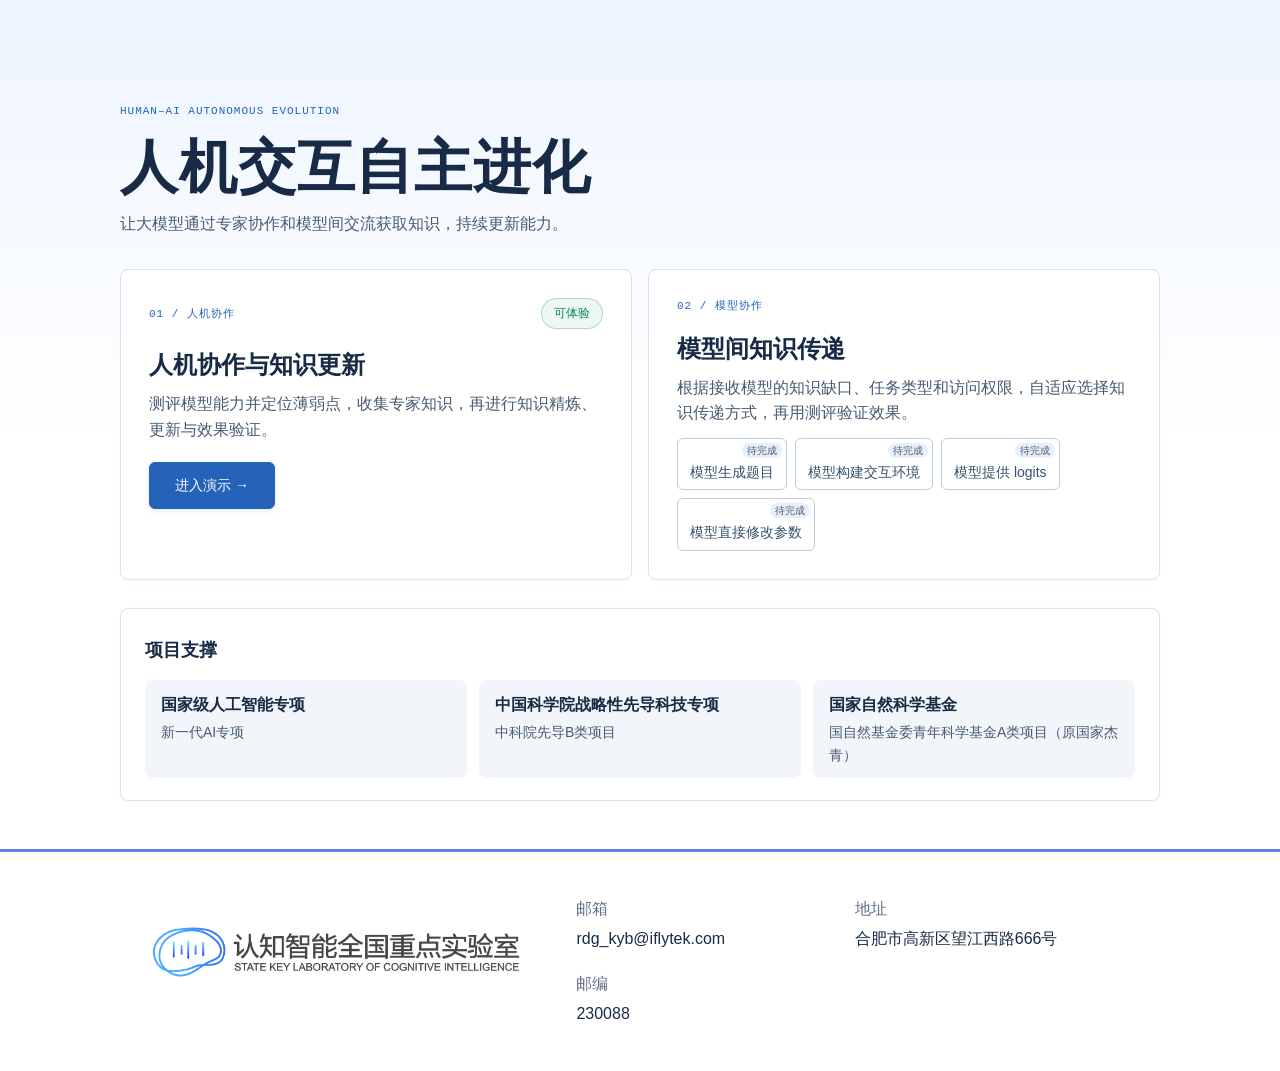
<file: index.html>
<!doctype html>
<html lang="zh-CN">
<head>
  <meta charset="utf-8">
  <meta name="viewport" content="width=device-width, initial-scale=1">
  <title>人机交互自主进化 · 项目主页</title>
  <link rel="stylesheet" href="styles.css">
  <link rel="stylesheet" href="home.css?v=method-status">
</head>
<body class="project-home">
  <main class="home-content">
    <header class="home-intro">
      <span class="stage-index">HUMAN–AI AUTONOMOUS EVOLUTION</span>
      <h1>人机交互自主进化</h1>
      <p>让大模型通过专家协作和模型间交流获取知识，持续更新能力。</p>
    </header>

    <section class="home-features" aria-label="项目功能">
      <article class="panel home-feature">
        <div class="panel-heading"><span class="stage-index">01 / 人机协作</span><span class="status-badge done">可体验</span></div>
        <h2>人机协作与知识更新</h2>
        <p>测评模型能力并定位薄弱点，收集专家知识，再进行知识精炼、更新与效果验证。</p>
        <a class="primary-button" href="demo.html">进入演示 <span aria-hidden="true">→</span></a>
      </article>
      <article class="panel home-feature">
        <div class="panel-heading"><span class="stage-index">02 / 模型协作</span></div>
        <h2>模型间知识传递</h2>
        <p>根据接收模型的知识缺口、任务类型和访问权限，自适应选择知识传递方式，再用测评验证效果。</p>
        <ul class="transfer-methods">
          <li><button class="secondary-button" type="button" disabled>模型生成题目<span class="method-status">待完成</span></button></li>
          <li><button class="secondary-button" type="button" disabled>模型构建交互环境<span class="method-status">待完成</span></button></li>
          <li><button class="secondary-button" type="button" disabled>模型提供 logits<span class="method-status">待完成</span></button></li>
          <li><button class="secondary-button" type="button" disabled>模型直接修改参数<span class="method-status">待完成</span></button></li>
        </ul>
      </article>
    </section>

    <section class="panel funding-panel" aria-labelledby="funding-title">
      <h2 id="funding-title">项目支撑</h2>
      <dl class="funding-grid">
        <div><dt>国家级人工智能专项</dt><dd>新一代AI专项</dd></div>
        <div><dt>中国科学院战略性先导科技专项</dt><dd>中科院先导B类项目</dd></div>
        <div><dt>国家自然科学基金</dt><dd>国自然基金委青年科学基金A类项目（原国家杰青）</dd></div>
      </dl>
    </section>
  </main>
  <footer class="home-footer">
    <div class="home-footer-inner">
      <img class="lab-logo" src="lab-logo.png" width="5637" height="1456" alt="认知智能全国重点实验室">
      <dl class="home-footer-details">
        <div><dt>邮箱</dt><dd><a href="mailto:rdg_kyb@iflytek.com">rdg_kyb@iflytek.com</a></dd></div>
        <div><dt>邮编</dt><dd>230088</dd></div>
      </dl>
      <dl class="home-footer-details">
        <div><dt>地址</dt><dd>合肥市高新区望江西路666号</dd></div>
      </dl>
    </div>
  </footer>
</body>
</html>
</file>
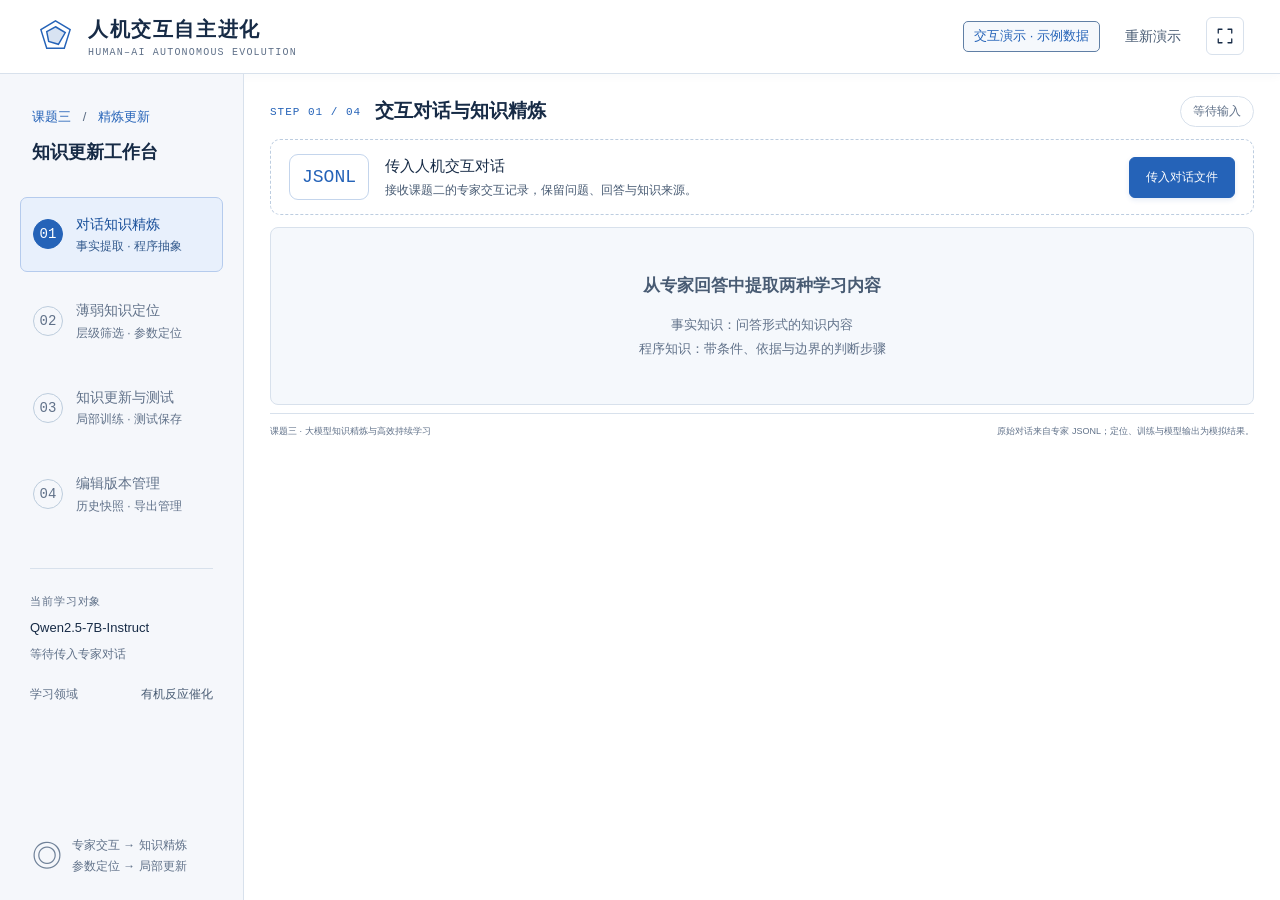
<file: refinement/index.html>
<!doctype html>
<html lang="zh-CN">
<head>
  <meta charset="utf-8"><meta name="viewport" content="width=device-width,initial-scale=1">
  <title>精炼更新 · 大模型知识精炼与持续学习</title>
  <link rel="icon" href="data:image/svg+xml,%3Csvg xmlns='http://www.w3.org/2000/svg' viewBox='0 0 40 40'%3E%3Cpath d='M20 4 35 13 29 32 11 32 5 13Z' fill='%23ffffff' stroke='%232563b8' stroke-width='2'/%3E%3C/svg%3E">
  <link rel="stylesheet" href="styles.css?v=20261012-light"><link rel="stylesheet" href="learning.css?v=20261023-scan-colors">
  <script src="sample.js?v=20261023-dialogue-v2" defer></script><script src="model-history.js?v=20261023-integrated-v3" defer></script><script src="app.js?v=20261023-layer-masks-v4" defer></script>
  <link rel="stylesheet" href="embed.css?v=20261023-integrated-v3"><script src="bridge.js?v=20261023-integrated-v3" defer></script>
  <link rel="stylesheet" href="../select.css">
</head>
<body>
  <header class="topbar"><a class="brand" href="./index.html"><svg viewBox="0 0 40 40" aria-hidden="true"><path d="M20 4 35 13 29 32 11 32 5 13Z"/><path class="brand-fill" d="M20 10 30 16 23 28 13 25 11 15Z"/></svg><span>人机交互自主进化<span class="brand-sub">HUMAN–AI AUTONOMOUS EVOLUTION</span></span></a><div class="top-actions"><span class="demo-tag">交互演示 · 示例数据</span><button class="text-button" id="reset">重新演示</button><button class="icon-button" id="fullscreen" aria-label="全屏展示" title="全屏展示"><svg viewBox="0 0 24 24" aria-hidden="true"><path d="M8 3H3v5M16 3h5v5M3 16v5h5M21 16v5h-5"/></svg></button></div></header>
  <div class="shell"><aside class="sidebar"><div class="project-label">课题三 <span>/</span> 精炼更新</div><div class="sidebar-title">知识更新工作台</div><nav class="step-navigation" id="navigation" aria-label="知识更新流程"></nav><div class="session-card"><span class="micro-label">当前学习对象</span><strong>Qwen2.5-7B-Instruct</strong><span id="session-source">等待传入专家对话</span><div class="session-domain">学习领域 <b>有机反应催化</b></div></div><div class="sidebar-foot"><span class="tiny-radar">◎</span><span>专家交互 → 知识精炼<br>参数定位 → 局部更新</span></div></aside>
  <main><div class="page-heading"><div><div class="eyebrow">CONTINUAL LEARNING <span>/</span> 高效持续学习</div><h1>大模型知识精炼与更新系统</h1></div><span class="workspace-badge">科学基础</span></div><div class="stage-heading"><div><span class="stage-index" id="stage-index"></span><h2 id="stage-title" tabindex="-1"></h2><p id="stage-description"></p></div><span class="status-badge" id="stage-status"></span></div><section id="content" aria-labelledby="stage-title"></section><footer class="main-footer"><span>课题三 · 大模型知识精炼与高效持续学习</span><span>原始对话来自专家 JSONL；定位、训练与模型输出为模拟结果。</span></footer></main></div>
  <dialog id="result-dialog" aria-labelledby="dialog-title"><div class="dialog-heading"><h2 id="dialog-title"></h2><button class="secondary-button" data-action="close-modal" aria-label="关闭弹窗">关闭 ×</button></div><div id="dialog-body"></div></dialog>
  <div id="toast" role="status" hidden></div><div class="sr-only" id="live" role="status" aria-live="polite"></div><noscript>请启用 JavaScript 以使用演示系统。</noscript>
</body></html>
</file>
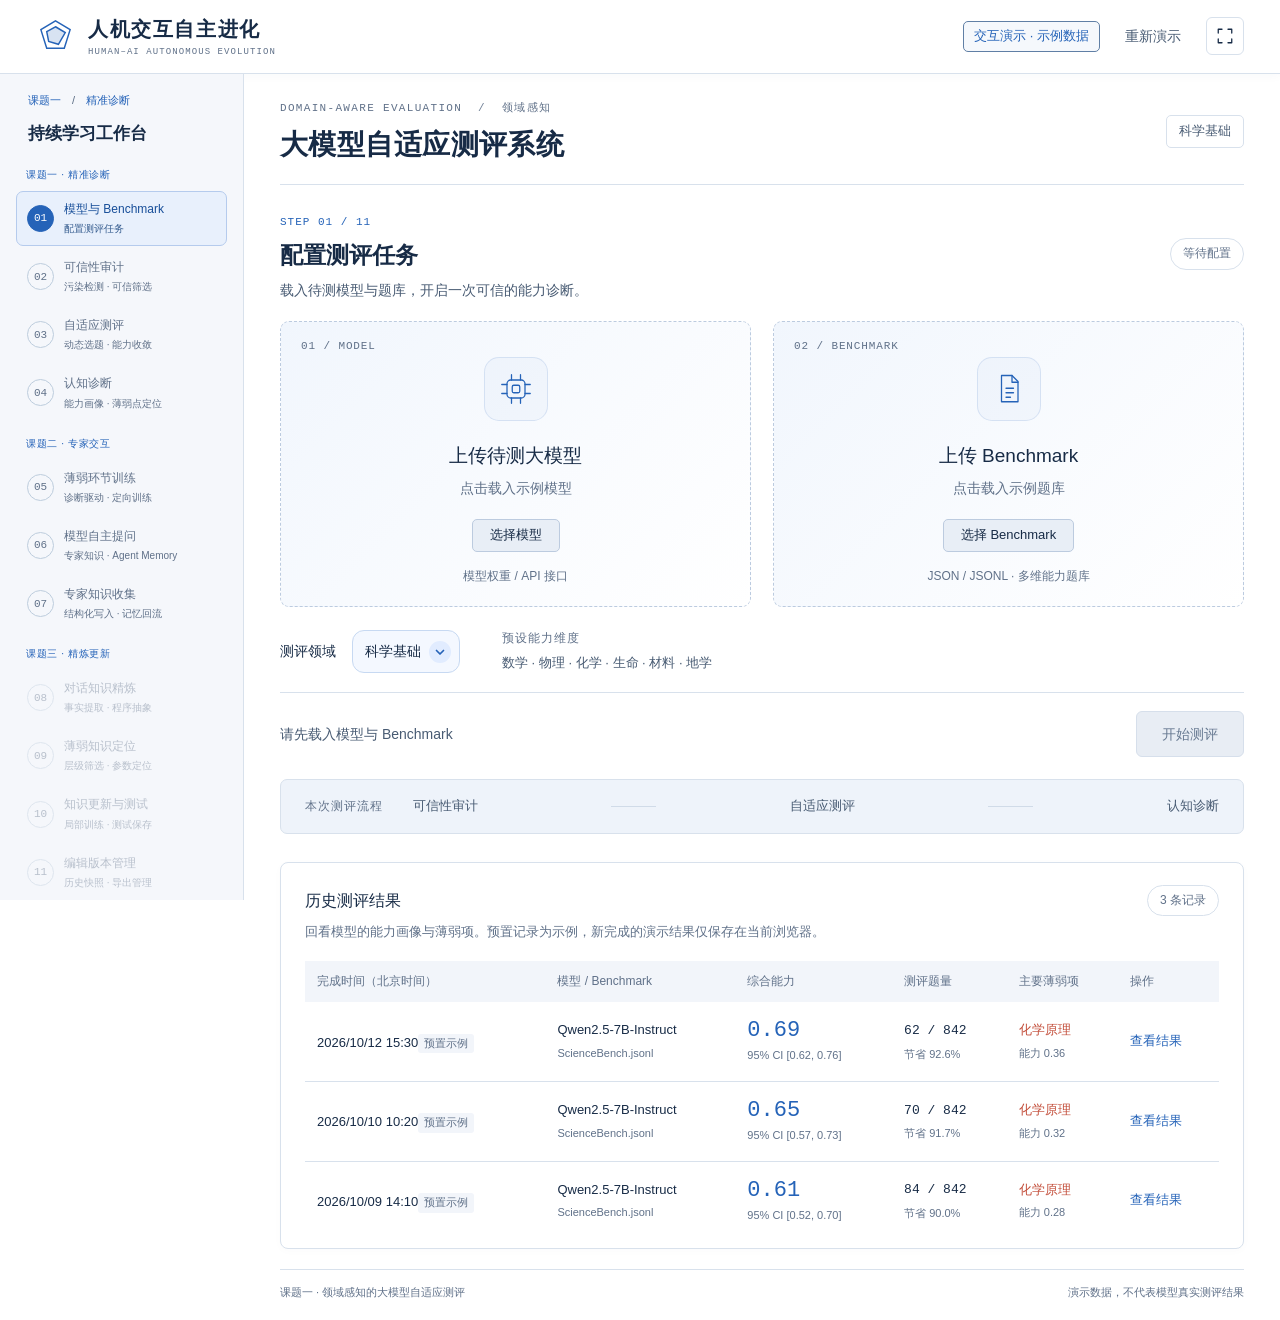
<file: demo.html>
<!doctype html>
<html lang="zh-CN">
<head>
  <meta charset="utf-8">
  <meta name="viewport" content="width=device-width, initial-scale=1">
  <meta name="description" content="课题一精准诊断、课题二专家知识采集、课题三知识精炼与更新的统一演示系统。">
  <title>人机交互自主进化 · 诊断、交互与知识更新</title>
  <link rel="icon" type="image/svg+xml" href="data:image/svg+xml,%3Csvg xmlns='http://www.w3.org/2000/svg' viewBox='0 0 32 32'%3E%3Crect width='32' height='32' rx='8' fill='%23ffffff'/%3E%3Cpath d='M16 5 27 12 23 25 9 25 5 12Z' fill='none' stroke='%232563b8' stroke-width='2'/%3E%3Cpath d='M16 10 23 14 19 22 11 20 10 13Z' fill='%232563b8' fill-opacity='.5'/%3E%3C/svg%3E">
  <link rel="stylesheet" href="styles.css?v=20261013-navigation">
  <link rel="stylesheet" href="expert-demo.css?v=20261013-navigation">
  <script src="app.js?v=20261020-history" defer></script>
  <script src="expert-demo.js?v=20261013-navigation" defer></script>
  <link rel="stylesheet" href="integration.css?v=20261013-navigation">
  <script src="integration.js?v=20261023-topic3-sync" defer></script>
  <link rel="stylesheet" href="history.css">
  <link rel="stylesheet" href="select.css">
  <script src="history.js" defer></script>
</head>
<body>
  <header class="topbar">
    <a class="brand" href="index.html" aria-label="返回人机交互自主进化主页"><svg viewBox="0 0 40 40" aria-hidden="true"><path d="M20 4 35 13 29 32 11 32 5 13Z"/><path class="brand-fill" d="M20 10 30 16 23 28 13 25 11 15Z"/></svg><span>人机交互自主进化<span class="brand-sub">HUMAN–AI AUTONOMOUS EVOLUTION</span></span></a>
    <div class="top-actions"><span class="demo-tag">交互演示 · 示例数据</span><button class="text-button" id="reset-button" type="button">重新演示</button><button class="icon-button" id="fullscreen-button" type="button" aria-label="全屏展示" title="全屏展示"><svg viewBox="0 0 24 24" aria-hidden="true"><path d="M8 3H3v5M16 3h5v5M3 16v5h5M21 16v5h-5"/></svg></button></div>
  </header>
  <div class="shell">
    <aside class="sidebar">
      <div class="project-label">课题一 <span>/</span> 精准诊断</div>
      <div class="sidebar-title">持续学习工作台</div>
      <nav class="step-navigation" aria-label="三个课题的持续学习流程">
        <div class="topic-label">课题一 · 精准诊断</div>
        <button type="button" class="step active" data-step="0" aria-current="step"><span class="step-number">01</span><span><strong>模型与 Benchmark</strong><small>配置测评任务</small></span></button>
        <button type="button" class="step" data-step="1" disabled><span class="step-number">02</span><span><strong>可信性审计</strong><small>污染检测 · 可信筛选</small></span></button>
        <button type="button" class="step" data-step="2" disabled><span class="step-number">03</span><span><strong>自适应测评</strong><small>动态选题 · 能力收敛</small></span></button>
        <button type="button" class="step" data-step="3" disabled><span class="step-number">04</span><span><strong>认知诊断</strong><small>能力画像 · 薄弱点定位</small></span></button>
        <div class="topic-label">课题二 · 专家交互</div>
        <button type="button" class="step" data-step="4" disabled><span class="step-number">05</span><span><strong>薄弱环节训练</strong><small>诊断驱动 · 定向训练</small></span></button>
        <button type="button" class="step" data-step="5" disabled><span class="step-number">06</span><span><strong>模型自主提问</strong><small>专家知识 · Agent Memory</small></span></button>
        <button type="button" class="step" data-step="6" disabled><span class="step-number">07</span><span><strong>专家知识收集</strong><small>结构化写入 · 记忆回流</small></span></button>
        <button type="button" class="step" data-step="7" hidden disabled><span class="step-number">08</span><span><strong>维度扩展</strong><small>持续测评 · 能力演化</small></span></button>
        <div class="topic-label">课题三 · 精炼更新</div>
        <button class="step refinement-step" data-refinement="0" disabled><span class="step-number">08</span><span><strong>对话知识精炼</strong><small>事实提取 · 程序抽象</small></span></button>
        <button class="step refinement-step" data-refinement="1" disabled><span class="step-number">09</span><span><strong>薄弱知识定位</strong><small>层级筛选 · 参数定位</small></span></button>
        <button class="step refinement-step" data-refinement="2" disabled><span class="step-number">10</span><span><strong>知识更新与测试</strong><small>局部训练 · 测试保存</small></span></button>
        <button class="step refinement-step" data-refinement="3" disabled><span class="step-number">11</span><span><strong>编辑版本管理</strong><small>历史快照 · 导出管理</small></span></button>
      </nav>
      <div class="session-card"><span class="micro-label">当前测评对象</span><strong id="session-model">等待载入模型</strong><span id="session-benchmark">尚未配置 Benchmark</span><div class="session-domain">测评领域 <b>科学基础</b></div></div>
      <div class="sidebar-foot"><span class="tiny-radar">◎</span><span>可信题库 · 精准诊断<br>能力空间持续演化</span></div>
    </aside>
    <main id="main-content">
      <div class="page-heading"><div><div class="eyebrow">DOMAIN-AWARE EVALUATION <span>/</span> 领域感知</div><h1>大模型自适应测评系统</h1></div><span class="workspace-badge">科学基础</span></div>
      <div class="stage-heading"><div><span class="stage-index" id="stage-index">STEP 01 / 11</span><h2 id="stage-title" tabindex="-1">配置测评任务</h2><p id="stage-description">载入待测模型与题库，开启一次可信的能力诊断。</p></div><span class="status-badge" id="stage-status">等待配置</span></div>

      <section class="view" data-view="0" aria-label="模型与 Benchmark 配置">
        <div class="upload-grid">
          <button class="upload-card" id="model-upload" type="button" aria-pressed="false"><span class="card-number">01 / MODEL</span><span class="upload-icon"><svg viewBox="0 0 48 48" aria-hidden="true"><rect x="12" y="12" width="24" height="24" rx="5"/><rect x="19" y="19" width="10" height="10" rx="2"/><path d="M18 5v7m12-7v7M18 36v7m12-7v7M5 18h7m-7 12h7m24-12h7m-7 12h7"/></svg></span><strong id="model-name">上传待测大模型</strong><span id="model-detail">点击载入示例模型</span><span class="upload-action" id="model-action">选择模型</span><span class="upload-meta">模型权重 / API 接口</span></button>
          <button class="upload-card" id="benchmark-upload" type="button" aria-pressed="false"><span class="card-number">02 / BENCHMARK</span><span class="upload-icon"><svg viewBox="0 0 48 48" aria-hidden="true"><path d="M14 6h14l8 8v27H14Z"/><path d="M28 6v9h8M20 23h10M20 29h10M20 35h6"/></svg></span><strong id="benchmark-name">上传 Benchmark</strong><span id="benchmark-detail">点击载入示例题库</span><span class="upload-action" id="benchmark-action">选择 Benchmark</span><span class="upload-meta">JSON / JSONL · 多维能力题库</span></button>
        </div>
        <div class="configuration-bar"><label for="domain">测评领域<select id="domain"><option value="science">科学基础</option></select></label><div class="configuration-summary"><span class="micro-label">预设能力维度</span><span>数学 · 物理 · 化学 · 生命 · 材料 · 地学</span></div></div>
        <div class="section-action"><p id="configuration-hint">请先载入模型与 Benchmark</p><button class="primary-button" id="start-button" type="button" disabled>开始测评</button></div>
        <div class="flow-overview"><span class="micro-label">本次测评流程</span><div><span>可信性审计</span><i></i><span>自适应测评</span><i></i><span>认知诊断</span><i data-extension hidden></i><span data-extension hidden>维度扩展</span></div></div>
        <section class="panel history-panel" aria-labelledby="history-title">
          <div class="history-heading"><h3 id="history-title">历史测评结果</h3><span class="status-badge" id="history-count">3 条记录</span></div>
          <p class="history-description">回看模型的能力画像与薄弱项。预置记录为示例，新完成的演示结果仅保存在当前浏览器。</p>
          <div class="history-table-wrap"><table class="history-table" aria-label="历史测评结果列表">
            <thead><tr><th scope="col">完成时间（北京时间）</th><th scope="col">模型 / Benchmark</th><th scope="col">综合能力</th><th scope="col">测评题量</th><th scope="col">主要薄弱项</th><th scope="col">操作</th></tr></thead>
            <tbody id="history-rows"></tbody>
          </table></div>
          <p class="history-notice" id="history-notice" role="status"></p>
        </section>
      </section>

      <section class="view" data-view="1" aria-label="Benchmark 可信性审计" hidden>
        <div class="audit-pipeline panel"><div class="pipeline-node"><span class="micro-label">原始题库</span><div class="big-number">1,000<small>items</small></div><span>ScienceBench.jsonl</span><div class="sample-grid" id="raw-samples" aria-hidden="true"></div></div><div class="pipeline-connector"><span></span></div><div class="audit-core"><div class="audit-orbit" id="audit-orbit"><svg viewBox="0 0 48 48" aria-hidden="true"><path d="m24 5 15 6v12c0 10-15 20-15 20S9 33 9 23V11Z"/><path d="m17 23 5 5 10-11"/></svg></div><strong>污染审计</strong><span>可信题库筛选</span></div><div class="pipeline-connector"><span></span></div><div class="pipeline-node"><span class="micro-label">可信题库</span><div class="big-number teal" id="clean-count">—<small>items</small></div><span>Clean Benchmark</span><div class="sample-grid" id="clean-samples" aria-hidden="true"></div></div></div>
        <div class="metrics-grid"><div class="metric-card"><span>估计污染率</span><strong class="gold" id="contamination-rate">—</strong><small>Benchmark 污染风险估计</small></div><div class="metric-card"><span>95% 置信区间</span><strong id="audit-ci">—</strong><small>污染率估计的不确定性</small></div><div class="metric-card"><span>保留可信样本</span><strong class="teal" id="retained-count">—</strong><small id="retention-note">筛选后进入正式测评</small></div></div>
        <div class="progress-panel panel"><div class="progress-heading"><strong id="audit-message">正在检查 Benchmark 污染风险…</strong><span class="mono" id="audit-percentage">0%</span></div><div class="progress-track" role="progressbar" id="audit-progress" aria-label="审计进度" aria-valuemin="0" aria-valuemax="100" aria-valuenow="0"><div></div></div><div class="audit-checks"><span id="audit-check-0">样本载入</span><span id="audit-check-1">污染率估计</span><span id="audit-check-2">可信样本筛选</span></div></div>
        <p class="footnote">污染率是风险估计；可信筛选另有阈值，因此排除比例不直接等于估计污染率。</p>
      </section>

      <section class="view" data-view="2" aria-label="自适应测评执行" hidden>
        <div class="evaluation-grid"><div class="panel question-panel"><div class="panel-heading"><h3>自适应选题轨迹</h3><span class="micro-label">实时响应</span></div><div class="question-table-heading"><span>题目 / 能力维度</span><span>结果</span></div><ol id="question-list" class="question-list"></ol><div class="next-question"><span class="micro-label" id="next-question-label">下一道高信息量题目</span><strong id="next-question">正在选择…</strong></div></div><div class="panel convergence-panel"><div class="panel-heading"><h3>能力估计逐步收敛</h3><span class="chart-legend"><i></i>95% 置信区间</span></div><div class="live-metrics"><div><span>已测题量</span><strong><b id="tested-count">0</b><small> / 842</small></strong></div><div><span>当前能力估计</span><strong class="gold" id="ability-value">0.50</strong></div><div><span>95% 置信区间</span><strong class="interval-value" id="ability-ci">[0.12, 0.88]</strong></div></div><div class="convergence-chart" id="convergence-chart"></div><div class="evaluation-state" id="evaluation-state"><span class="running-dot"></span>根据当前能力状态，选择下一道最有信息量的题目</div></div></div>
        <div class="efficiency-bar"><span>目标：用更少的题目，获得稳定的能力估计</span><strong id="efficiency-value">置信区间持续收窄</strong></div>
      </section>

      <section class="view" data-view="3" aria-label="认知诊断结果" hidden>
        <div class="report-strip"><span class="report-label">测评完成</span><span>综合能力 <b>0.69</b></span><span>95% CI <b>[0.62, 0.76]</b></span><span>测评题量 <b>62 / 842</b></span><span>题量节省 <b class="teal">92.6%</b></span></div>
        <div class="diagnosis-grid"><div class="panel radar-panel"><div class="panel-heading"><h3>多维能力画像</h3><span class="micro-label">6 个能力维度</span></div><div id="diagnosis-radar" class="radar-chart"></div><div class="radar-legend"><i></i>Qwen2.5-7B-Instruct<span>能力分数范围 0–1</span></div></div><div class="panel ranking-panel"><div class="panel-heading"><h3>能力诊断</h3><span class="micro-label">点击维度查看详情</span></div><div id="dimension-ranking"></div></div></div>
        <div class="panel knowledge-panel"><div class="knowledge-heading"><div><span class="micro-label">学科级 / 模块级 / 知识点级</span><h3 id="knowledge-title">化学原理 <span>›</span> 化学平衡 <b>0.30</b></h3></div><span id="knowledge-badge" class="weak-tag">主要薄弱模块</span></div><div class="knowledge-items" id="knowledge-items"></div></div>
        <div class="section-action"><p>根据诊断发现的薄弱知识点，进入定向训练。</p><button class="primary-button" id="weak-training-button" type="button">进入薄弱环节训练</button></div>
        <div class="section-action" data-extension hidden><p>定位能力短板后，持续测评可进一步发现新的能力需求。</p><button type="button" class="primary-button" id="extension-button">探索维度扩展</button></div>
      </section>

      <section class="view" data-view="4" aria-label="薄弱环节训练" hidden>
        <div class="panel expert-demo" id="expert-demo">
          <div class="expert-content">
            <p class="expert-note">延续认知诊断中的「有机反应中的催化剂使用」薄弱项，向专家求助「有机反应实验催化剂选择」这一策略性、程序性知识。数据集、训练进度与专家身份均为示例；填写的知识保留在当前页面，可导出保存。</p>
            <ol class="expert-flow" aria-label="专家知识采集流程">
              <li aria-current="step"><b>01</b> 诊断驱动选数据</li><li><b>02</b> 定向训练</li><li><b>03</b> 写入 Memory · 继续训练</li>
            </ol>
            <div class="expert-context"><span class="weak-tag">待加强</span><div><strong>化学原理 → 化学平衡 → 有机反应中的催化剂使用</strong><p>诊断输入：学科能力 0.36 · 模块能力 0.30。训练目标：学会根据底物、约束和证据选择催化体系。</p></div></div>

            <section data-expert-stage="0" aria-label="模型选择训练数据集">
              <div class="panel-heading"><h3>模型根据薄弱项匹配训练数据</h3><span class="micro-label">候选数据集 · 示例</span></div>
              <div class="expert-datasets">
                <article class="expert-dataset recommended"><span class="teal">模型推荐 · 高相关</span><h4>有机反应催化与条件案例集</h4><p>1,200 条 · 底物特征、催化体系、条件与实验结果</p><p>匹配依据：直接覆盖催化剂使用薄弱项，可学习条件与结果的关联。</p></article>
                <article class="expert-dataset"><span class="micro-label">候选 · 补充事实知识</span><h4>催化剂性质知识集</h4><p>480 条 · 催化剂类别、性质与适用反应</p><p>可补充事实，但缺少「如何选择、何时切换」的决策过程。</p></article>
                <article class="expert-dataset"><span class="micro-label">候选 · 相关性较低</span><h4>通用化学问答集</h4><p>3,000 条 · 基础概念与计算题</p><p>覆盖范围广，对当前催化策略缺口的帮助较少。</p></article>
              </div>
              <div class="section-action"><p>模型选择案例集进行定向训练；训练中继续检查程序性知识缺口。</p><button class="primary-button" id="expert-train-start" type="button">采用模型推荐并开始训练</button></div>
              <div class="expert-training panel" id="weak-training-panel" hidden><div class="progress-heading"><strong id="weak-training-message">正在针对薄弱项学习催化与条件案例…</strong><span class="mono" id="weak-training-percent">0%</span></div><div class="progress-track" id="weak-training-progress" role="progressbar" aria-label="薄弱环节训练模拟进度" aria-valuemin="0" aria-valuemax="100" aria-valuenow="0"><div></div></div><p class="expert-note">完成本轮训练后，自动进入「模型自主提问」进行专家协同训练。</p></div>
            </section>

            <section data-expert-stage="1" aria-label="训练中向专家寻求知识" hidden>
              <div class="expert-training panel"><div class="progress-heading"><strong id="expert-training-message">正在学习有机反应催化与条件案例…</strong><span class="mono" id="expert-training-percent">0%</span></div><div class="progress-track" id="expert-training-progress" role="progressbar" aria-label="定向训练模拟进度" aria-valuemin="0" aria-valuemax="100" aria-valuenow="0"><div></div></div><p class="expert-note">示例训练批次：催化体系选择。进度仅用于演示流程。</p></div>
              <div id="expert-request" hidden>
                <div class="section-action"><p>训练暂停于 32%，等待专家补充催化剂选择策略。</p><button class="primary-button" id="expert-answer-open" type="button">打开专家问答框</button></div>
              </div>
              <div class="expert-memory panel"><div class="panel-heading"><h3>Agent Memory</h3><span class="teal" id="expert-memory-count">0 条专家知识</span></div><p id="expert-memory-state">等待采集：专家回答将整理为可检索的记忆，用于后续训练。</p><article id="expert-memory-card" hidden><strong>催化剂选择策略</strong><p id="expert-memory-preview"></p><small>专家来源 · 适用边界 · 验证方法 · 原始对话</small></article></div>
            </section>

            <dialog class="expert-dialog" id="expert-dialog" aria-labelledby="expert-dialog-title">
              <div class="panel-heading expert-dialog-heading"><div><span class="micro-label">训练进行中 · 32% · REQ-001</span><h3 id="expert-dialog-title">模型主动向专家寻求知识</h3></div><button class="secondary-button" id="expert-dialog-close" type="button">稍后回答</button></div>
            <section data-expert-stage="2" aria-label="专家知识录入与多轮收集" hidden>
              <article class="expert-message model"><span class="micro-label">当前求助 · REQ-001</span><p>针对带配位性杂环的芳基氯化物 Suzuki–Miyaura 偶联，请给出「有机反应实验催化剂选择」的判断顺序、依据、边界与验证方式。</p></article>
              <form id="expert-answer-form" class="expert-form">
                <div class="panel-heading"><h3>第一轮 · 采集专家决策知识</h3><button class="secondary-button" id="expert-fill-example" type="button">填入示例专家回答</button></div>
                <div class="expert-form-grid">
                  <label>专家标识<input name="expert" required maxlength="100" placeholder="例如：有机合成专家 A（示例）"></label>
                  <label>知识来源<input name="source" required maxlength="300" placeholder="例如：文献依据、经验总结或示例说明"></label>
                  <label>知识类型<select name="kind"><option value="procedural">策略性 / 程序性知识</option><option value="factual">事实性知识</option></select></label>
                </div>
                <label>知识内容：判断步骤与选择依据<textarea name="knowledge" required maxlength="6000" rows="6" placeholder="程序性知识请写明：先检查什么 → 在什么条件下如何选 → 为什么；事实性知识请写明命题与依据。"></textarea></label>
                <label>适用条件与边界<textarea name="boundary" required maxlength="3000" rows="3" placeholder="说明适用反应、底物限制，以及哪些情况需要重新判断。"></textarea></label>
                <label>验证方法<textarea name="verification" required maxlength="3000" rows="3" placeholder="如何用对照、文献与实验表征验证选择依据？"></textarea></label>
                <div class="section-action"><p>提交后保留原始回答，并进入模型追问。</p><button class="primary-button" type="submit">收集回答并查看模型追问</button></div>
              </form>
              <div id="expert-followup" hidden>
                <article class="expert-message human"><span class="micro-label">专家 → 模型 · 第一轮原始回答已收集</span><p id="expert-first-answer"></p></article>
                <article class="expert-message model"><span class="micro-label">模型 → 专家 · 第二轮追问</span><p id="expert-followup-question"></p></article>
                <form id="expert-followup-form" class="expert-form"><div class="panel-heading"><h3>第二轮 · 补充前提与失败处理</h3><button class="secondary-button" id="expert-fill-followup" type="button">填入示例补充</button></div><label>专家补充知识<textarea name="supplement" required maxlength="6000" rows="5" placeholder="回答模型追问，补全判断条件与可验证的证据。"></textarea></label><div class="section-action"><p>两轮对话共同形成一条带来源的知识样本。</p><button class="primary-button" type="submit">收集补充并生成样本草稿</button></div></form>
              </div>
            </section>
              <div class="expert-memory-transfer" id="expert-memory-transfer" hidden role="status" aria-live="polite">
                <h3>收集专家知识，写入 Agent Memory</h3>
                <div class="expert-memory-route"><div class="expert-memory-source">专家回答<small>两轮对话 · 决策策略</small></div><div class="expert-memory-link"><span class="expert-memory-packet">知识样本</span></div><div class="expert-memory-target">Agent Memory<small id="expert-memory-write-count">0 → 1 条知识</small></div></div>
                <ol class="expert-memory-log"><li>整理原始回答与适用边界</li><li>写入专家知识记忆</li><li>检索记忆，供后续训练使用</li></ol><p id="expert-memory-write-message">正在整理专家知识…</p>
              </div>
            </dialog>

            <section data-expert-stage="3" aria-label="确认专家知识样本并回流训练" hidden>
              <div class="panel-heading"><h3>专家知识采集结果</h3><span class="status-badge" id="expert-record-status">待专家确认</span></div>
              <div class="expert-stats"><div><strong>2</strong><span>轮专家回答</span></div><div><strong>1</strong><span>条知识样本</span></div><div><strong id="expert-collected-count">0</strong><span>条已写入 Memory</span></div></div>
              <div class="expert-record"><dl id="expert-record-fields"></dl><details><summary>查看完整结构化样本（包含原始对话）</summary><pre id="expert-record-json"></pre></details></div>
              <div class="section-action"><p id="expert-confirm-note">请核对知识内容、来源与适用边界；确认后写入 Agent Memory。</p><div class="button-group"><button class="secondary-button" id="expert-edit-answer" type="button">修改专家回答</button><button class="primary-button" id="expert-confirm" type="button">确认并写入 Agent Memory</button></div></div>
              <div id="expert-return" hidden><div class="expert-context"><span class="teal">知识已收集</span><div><strong>有机反应催化与条件案例集 + 专家补充知识集（1 条）</strong><p>新增样本包含：知识内容、决策依据、适用边界、验证方法、失败处理及两轮原始对话。</p></div></div><div class="section-action"><p id="expert-return-note">专家样本已经入集，可继续定向训练或导出 JSONL。</p><div class="button-group"><button class="secondary-button" id="expert-export" type="button">导出专家数据 JSONL</button><button class="primary-button" id="expert-resume" type="button">使用专家知识继续训练</button></div></div><div class="expert-training panel" id="expert-resume-panel" hidden><div class="progress-heading"><strong id="expert-resume-message">加入专家样本，继续训练…</strong><span class="mono" id="expert-resume-percent">32%</span></div><div class="progress-track" id="expert-resume-progress" role="progressbar" aria-label="专家知识回流训练模拟进度" aria-valuemin="0" aria-valuemax="100" aria-valuenow="32"><div></div></div></div></div>
            </section>
            <div class="expert-bottom"><span id="expert-live" role="status" aria-live="polite">等待模型选择训练数据集</span><button class="text-button" id="expert-restart" type="button">重演知识采集</button></div>
          </div>
        </div>
      </section>

      <section class="view" data-view="5" aria-label="模型自主提问" hidden></section>

      <section class="view knowledge-collection-view" data-view="6" aria-label="专家知识收集" hidden>
        <div class="collection-heading panel"><div><span class="micro-label">MODEL-IN-THE-LOOP · EXPERT KNOWLEDGE</span><h3>专家知识收集与 Agent Memory 写入</h3><p>把两轮专家对话拆解成可追踪、可验证、可检索的结构化记忆。</p></div><span class="status-badge done" id="collection-status">已写入 Memory</span></div>
        <div class="collection-context panel"><div class="collection-context-item"><span class="micro-label">触发薄弱项</span><strong>有机反应中的催化剂使用</strong><small>化学原理 0.36 · 化学平衡 0.30</small></div><div class="collection-context-arrow">→</div><div class="collection-context-item"><span class="micro-label">专家请求</span><strong>REQ-001 · 有机反应实验催化剂选择</strong><small>策略性 / 程序性知识</small></div><div class="collection-context-arrow">→</div><div class="collection-context-item memory-highlight"><span class="micro-label">记忆条目</span><strong>MEM-CATALYST-001</strong><small>可供后续训练检索</small></div></div>
        <div class="collection-timeline" aria-label="专家知识结构化收集过程">
          <article class="collection-step panel"><div class="collection-step-index">01</div><div><span class="micro-label">原始对话 · 保留溯源</span><h3>收集专家回答</h3><p>保留模型问题、专家第一轮回答、模型追问和专家补充，形成完整对话链。</p><div class="collection-dialogue"><span class="dialogue-model">模型：请说明催化剂选择的判断顺序与依据。</span><span class="dialogue-human">专家：先看底物配位性，再按官能团耐受性缩小候选，并用小规模对照验证。</span><span class="dialogue-model">模型：失败时如何区分配位抑制与碱/溶剂不匹配？</span><span class="dialogue-human">专家：保持底物不变，逐项替换配体和碱，记录证据后再切换体系。</span></div></div></article>
          <article class="collection-step panel"><div class="collection-step-index">02</div><div><span class="micro-label">结构化抽取 · 字段映射</span><h3>拆分程序性知识</h3><div class="collection-fields"><span><b>触发条件</b>带配位性杂环的芳基氯化物</span><span><b>判断顺序</b>底物特征 → 约束 → 催化体系 → 对照实验</span><span><b>选择依据</b>配位耐受性、官能团耐受性、金属残留</span><span><b>失败处理</b>先做最小对照，再逐项切换配体、碱、温度</span></div></div></article>
          <article class="collection-step panel"><div class="collection-step-index">03</div><div><span class="micro-label">质量校验 · 可验证性</span><h3>补齐边界与证据</h3><div class="collection-checks"><span class="collection-check done">✓ 来源：专家经验总结</span><span class="collection-check done">✓ 边界：芳基氯化物与配位性杂环</span><span class="collection-check done">✓ 验证：对照实验、LC-MS、NMR、金属残留</span><span class="collection-check done">✓ 失败处理：保留每次切换理由</span></div></div></article>
          <article class="collection-step panel"><div class="collection-step-index">04</div><div><span class="micro-label">记忆编码 · 可检索对象</span><h3>生成 Agent Memory 条目</h3><pre class="collection-json" id="collection-memory-json">{
  "memory_id": "MEM-CATALYST-001",
  "type": "procedural_strategy",
  "topic": "有机反应实验催化剂选择",
  "source": "human_expert_dialogue",
  "retrieval_tags": ["Suzuki-Miyaura", "配位性杂环", "催化剂选择"],
  "status": "ready_for_training"
}</pre></div></article>
          <article class="collection-step panel collection-write-step"><div class="collection-step-index">05</div><div><span class="micro-label">回流训练 · 使用新知识</span><h3>写入并检索 Agent Memory</h3><div class="collection-memory-progress"><div class="collection-memory-node">专家知识样本</div><div class="collection-memory-line"><i></i></div><div class="collection-memory-node active">Agent Memory<br><small>MEM-CATALYST-001</small></div><div class="collection-memory-line"><i></i></div><div class="collection-memory-node">后续训练批次</div></div><p id="collection-memory-note">已完成写入；下一批催化剂选择任务会优先检索该条策略。</p></div></article>
        </div>
        <div class="section-action"><p>专家知识已整理完毕，下一步使用催化剂示例对话进行知识精炼与更新。</p><div class="button-group"><button class="secondary-button" id="collection-back-button" type="button">返回模型自主提问</button><button class="secondary-button" id="collection-export-button" type="button">导出结构化 JSONL</button><button class="primary-button" id="collection-refine-button" type="button">进入知识精炼 →</button></div></div>
      </section>

      <section class="view" data-view="7" aria-label="能力维度持续扩展" hidden>
        <div class="expansion-grid"><div class="panel expansion-radar"><div class="panel-heading"><h3>原有能力空间</h3><span class="version-label">V1 · 6 维</span></div><div class="radar-chart" id="original-radar"></div></div><div class="expansion-bridge"><span>持续测评</span><svg viewBox="0 0 80 24" aria-hidden="true"><path d="M0 12h74m-9-8 9 8-9 8"/></svg><small>新任务出现</small></div><div class="panel expansion-radar expanded"><div class="panel-heading"><h3>扩展后的能力空间</h3><span class="version-label gold">V2 · 7 维</span></div><div class="radar-chart" id="expanded-radar"></div></div></div>
        <div class="new-dimension-card"><div class="new-dimension-icon">＋</div><div><span class="micro-label">新增评测维度</span><h3>实验设计 <span class="new-tag">NEW</span></h3><p>发现现有能力体系无法充分解释的新型任务表现，新增「实验设计」维度。</p></div><div class="new-score"><span>能力估计</span><strong>0.52</strong></div></div>
        <div class="section-action"><p>从固定能力画像，走向持续演化的测评体系。</p><div class="button-group"><button type="button" class="secondary-button" id="back-report-button">返回诊断</button><button type="button" class="primary-button" id="replay-button">再次演示</button></div></div>
      </section>

      <div class="playback-toolbar" id="playback-toolbar" hidden><span class="playback-label"><span class="running-dot"></span><span id="playback-label">流程自动演示中</span></span><div class="button-group"><label class="speed-label" for="speed-select">演示速度<select id="speed-select"><option value="1">1×</option><option value="2">2×</option></select></label><button class="secondary-button" id="pause-button" type="button">暂停演示</button></div></div>
      <footer class="main-footer"><span>课题一 · 领域感知的大模型自适应测评</span><span>演示数据，不代表模型真实测评结果</span></footer>
    </main>
    <section id="refinement-workspace" aria-label="课题三 · 知识精炼与更新" hidden><iframe id="refinement-frame" title="课题三知识精炼与更新工作台" src="refinement/index.html?embedded=1&v=20261023-topic3-sync"></iframe></section>
  </div>
  <dialog class="history-dialog" id="history-dialog" aria-labelledby="history-dialog-title" aria-describedby="history-detail-meta">
    <div class="history-dialog-header"><div><h3 id="history-dialog-title">历史测评结果</h3><p id="history-detail-meta"></p></div><form method="dialog"><button class="secondary-button" type="submit" autofocus>关闭详情</button></form></div>
    <div id="history-detail-content"></div>
    <p class="history-detail-note">结果仅用于演示，不代表模型真实能力。关闭详情可继续当前任务。</p>
  </dialog>
  <div class="sr-only" id="announcement" role="status" aria-live="polite"></div>
  <noscript><p class="noscript-note">请启用浏览器 JavaScript 以运行交互演示。</p></noscript>
</body>
</html>
</file>
<file: styles.css>
:root {
  color-scheme:light;
  --page:#ffffff;
  --sidebar:#f5f7fb;
  --panel:#ffffff;
  --panel-light:#f2f5fa;
  --line:#d8e1ec;
  --text:#172b46;
  --muted:#485b73;
  --subtle:#607189;
  --gold:#2563b8;
  --teal:#087f68;
  --coral:#c34e3a;
  --font:-apple-system,BlinkMacSystemFont,"PingFang SC","Microsoft YaHei",sans-serif;
  --mono:"SFMono-Regular",Consolas,"Liberation Mono",monospace;
}

* {
  box-sizing:border-box;
}

[hidden] {
  display:none!important;
}

body {
  margin:0;
  background:var(--page);
  color:var(--text);
  font:16px/1.6 var(--font);
  -webkit-font-smoothing:antialiased;
}

button,select {
  font:inherit;
}

button {
  cursor:pointer;
}

button:disabled {
  cursor:not-allowed;
}

button,a,select {
  -webkit-tap-highlight-color:transparent;
}

button:focus-visible,a:focus-visible,select:focus-visible {
  outline:2px solid var(--gold);
  outline-offset:5px;
}

button {
  color:inherit;
}

a {
  color:inherit;
  text-decoration:none;
}

svg {
  display:block;
}

h1,h2,h3,p {
  margin:0;
}

button svg {
  fill:none;
  stroke:currentColor;
  stroke-width:1.7;
  stroke-linecap:round;
  stroke-linejoin:round;
}

.gold {
  color:var(--gold);
}

.teal {
  color:var(--teal);
}

.mono {
  font-family:var(--mono);
}

.micro-label {
  font-size:12px;
  letter-spacing:.08em;
  color:var(--subtle);
}

.topbar {
  height:74px;
  padding:0 36px;
  display:flex;
  align-items:center;
  justify-content:space-between;
  border-bottom:1px solid var(--line);
  background:#ffffff;
}

.brand {
  display:flex;
  align-items:center;
  gap:13px;
  font-size:20px;
  font-weight:600;
  letter-spacing:.08em;
}

.brand svg {
  width:39px;
  height:39px;
  fill:none;
  stroke:var(--gold);
  stroke-width:1.5;
}

.brand svg .brand-fill {
  fill:var(--gold);
  fill-opacity:.18;
}

.brand-sub {
  display:block;
  font:10px/1.6 var(--mono);
  color:var(--subtle);
  letter-spacing:.12em;
}

.top-actions {
  display:flex;
  align-items:center;
  gap:25px;
}

.demo-tag {
  font-size:13px;
  color:var(--gold);
  border:1px solid #607fa5;
  background:#2563b80b;
  border-radius:5px;
  padding:4px 10px;
}

.text-button {
  padding:8px 0;
  background:none;
  border:0;
  color:var(--muted);
  font-size:14px;
}

.text-button:hover {
  color:var(--text);
}

.icon-button {
  background:transparent;
  border:1px solid var(--line);
  border-radius:6px;
  padding:9px;
}

.icon-button svg {
  width:18px;
  height:18px;
}

.shell {
  max-width:1800px;
  margin:auto;
  display:grid;
  grid-template-columns:244px minmax(0,1fr);
  min-height:calc(100vh - 74px);
}

.sidebar {
  padding:33px 20px 22px;
  background:var(--sidebar);
  border-right:1px solid var(--line);
  display:flex;
  flex-direction:column;
}

.project-label {
  font-size:13px;
  color:var(--gold);
  padding:0 12px;
}

.project-label span {
  margin:0 8px;
  color:#5b6d84;
}

.sidebar-title {
  font-size:18px;
  font-weight:600;
  margin:10px 12px 30px;
}

.step-navigation {
  display:grid;
  gap:11px;
}

.step {
  position:relative;
  display:flex;
  align-items:center;
  gap:13px;
  width:100%;
  text-align:left;
  padding:15px 12px;
  border:1px solid transparent;
  background:transparent;
  border-radius:7px;
  color:var(--subtle);
}

.step strong {
  display:block;
  font-size:14px;
  font-weight:500;
}

.step small {
  display:block;
  font-size:12px;
  color:var(--subtle);
  margin-top:2px;
}

.step-number {
  font:14px var(--mono);
  border:1px solid #bdcddd;
  width:30px;
  height:30px;
  flex-shrink:0;
  display:grid;
  place-items:center;
  border-radius:50%;
}

.step.active {
  background:#2563b80b;
  border-color:#2563b832;
  color:var(--gold);
}

.step.active .step-number {
  background:var(--gold);
  color:#ffffff;
  border-color:var(--gold);
}

.step.active small {
  color:#284d7d;
}

.step.complete {
  color:var(--muted);
}

.step.complete .step-number {
  color:var(--teal);
  border-color:#087f6845;
}

.step:not(:disabled):hover {
  background:#2563b808;
}

.session-card {
  margin:36px 10px 25px;
  border-top:1px solid var(--line);
  padding-top:24px;
  display:grid;
  gap:7px;
}

.session-card strong {
  font-size:13px;
  overflow-wrap:anywhere;
  font-weight:500;
}

.session-card>span:not(.micro-label) {
  font-size:12px;
  color:var(--subtle);
  overflow-wrap:anywhere;
}

.session-domain {
  font-size:12px;
  color:var(--subtle);
  display:flex;
  justify-content:space-between;
  margin-top:14px;
}

.session-domain b {
  font-weight:400;
  color:var(--muted);
}

.sidebar-foot {
  margin:auto 12px 0;
  padding-top:24px;
  display:flex;
  gap:10px;
  color:var(--subtle);
  font-size:12px;
  line-height:1.8;
}

.tiny-radar {
  font-size:30px;
  color:#6f8198;
  line-height:1.4;
}

main {
  padding:26px 36px 18px;
  min-width:0;
  max-width:1400px;
  width:100%;
  margin:auto;
}

.page-heading {
  display:flex;
  justify-content:space-between;
  align-items:center;
  padding-bottom:20px;
  border-bottom:1px solid var(--line);
}

.eyebrow {
  font:11px/1.6 var(--mono);
  letter-spacing:.12em;
  color:var(--subtle);
}

.eyebrow span {
  padding:0 8px;
  color:#718096;
}

h1 {
  font-size:28px;
  line-height:1.4;
  font-weight:600;
  margin-top:7px;
  letter-spacing:.015em;
}

.workspace-badge {
  font-size:13px;
  color:var(--muted);
  padding:5px 12px;
  background:var(--panel);
  border:1px solid var(--line);
  border-radius:5px;
}

.stage-heading {
  display:flex;
  align-items:center;
  justify-content:space-between;
  gap:20px;
  margin:22px 0 20px;
}

.stage-index {
  font:11px var(--mono);
  letter-spacing:.09em;
  color:var(--gold);
}

h2 {
  font-size:23px;
  line-height:1.5;
  margin:6px 0;
  font-weight:600;
}

h2:focus {
  outline:none;
}

.stage-heading p {
  color:var(--muted);
  font-size:14px;
}

.status-badge {
  flex-shrink:0;
  color:var(--subtle);
  font-size:12px;
  border:1px solid var(--line);
  border-radius:20px;
  padding:5px 12px;
}

.status-badge.running {
  color:var(--gold);
  border-color:#2563b850;
}

.status-badge.done {
  color:var(--teal);
  border-color:#087f6845;
}

.view {
  animation:appear .35s ease;
}

.upload-grid {
  display:grid;
  grid-template-columns:1fr 1fr;
  gap:22px;
}

.upload-card {
  position:relative;
  display:flex;
  flex-direction:column;
  align-items:center;
  border:1px dashed #bccbdf;
  border-radius:9px;
  background:linear-gradient(135deg,#edf3fb6b,#ffffff);
  padding:35px 24px 20px;
  min-height:265px;
  transition:background .2s,border-color .2s;
}

.upload-card:hover {
  border-color:var(--gold);
  background:#2563b806;
}

.card-number {
  position:absolute;
  top:18px;
  left:20px;
  color:var(--subtle);
  font:11px var(--mono);
  letter-spacing:.08em;
}

.upload-icon {
  display:grid;
  place-items:center;
  width:64px;
  height:64px;
  background:#2563b808;
  border:1px solid #2563b822;
  border-radius:15px;
  color:var(--gold);
  margin-bottom:20px;
}

.upload-icon svg {
  width:36px;
  height:36px;
}

.upload-card strong {
  font-size:19px;
  font-weight:500;
  overflow-wrap:anywhere;
  max-width:100%;
}

.upload-card>span:not([class]) {
  font-size:14px;
  color:var(--subtle);
  margin-top:5px;
}

.upload-action {
  font-size:13px;
  padding:5px 17px;
  margin-top:20px;
  border:1px solid #bccbdf;
  border-radius:5px;
  background:#e8eef6;
}

.upload-meta {
  font-size:12px;
  color:var(--subtle);
  margin-top:15px;
}

.upload-card.loaded {
  border-style:solid;
  border-color:#2563b860;
  background:#2563b806;
}

.upload-card.loaded .upload-action {
  color:var(--teal);
  border-color:#087f683a;
  background:#087f6808;
}

.configuration-bar {
  display:flex;
  align-items:center;
  gap:42px;
  padding:18px 0;
  border-bottom:1px solid var(--line);
  margin-top:4px;
}

.configuration-bar label {
  display:flex;
  align-items:center;
  gap:16px;
  font-size:14px;
  white-space:nowrap;
}

select {
  appearance:auto;
  border:1px solid #c4d1e1;
  border-radius:5px;
  color:var(--text);
  background:#f4f7fb;
  padding:9px 30px 9px 12px;
  font-size:14px;
}

.configuration-summary {
  display:grid;
  gap:5px;
}

.configuration-summary>span:last-child {
  font-size:13px;
  color:var(--muted);
}

.section-action {
  display:flex;
  align-items:center;
  justify-content:space-between;
  gap:20px;
  padding:18px 0;
}

.section-action p {
  color:var(--muted);
  font-size:14px;
}

.primary-button,.secondary-button {
  border-radius:6px;
  padding:11px 25px;
  font-size:14px;
  font-weight:500;
  white-space:nowrap;
}

.primary-button {
  color:#ffffff;
  border:1px solid var(--gold);
  background:var(--gold);
  box-shadow:0 2px 12px #2563b80d;
}

.primary-button:hover {
  background:#1b4f96;
  border-color:#1b4f96;
}

.primary-button:disabled {
  color:#718096;
  background:#e8edf4;
  border-color:#d6dfeb;
  box-shadow:none;
}

.secondary-button {
  border:1px solid #b7c6d8;
  background:var(--panel);
  color:var(--muted);
}

.secondary-button:hover {
  color:var(--text);
  border-color:#586d87;
}

.flow-overview {
  padding:16px 24px;
  background:#eef3fa;
  border:1px solid var(--line);
  border-radius:7px;
  display:flex;
  align-items:center;
  gap:30px;
  margin-top:4px;
}

.flow-overview>div {
  display:flex;
  align-items:center;
  flex:1;
  justify-content:space-between;
  color:var(--muted);
  font-size:13px;
  gap:12px;
}

.flow-overview i {
  height:1px;
  background:#d0dbe8;
  flex:1;
  max-width:45px;
}

.main-footer {
  border-top:1px solid var(--line);
  margin-top:20px;
  padding-top:14px;
  color:var(--subtle);
  font-size:11px;
  display:flex;
  justify-content:space-between;
  gap:18px;
}

.panel {
  background:var(--panel);
  border:1px solid var(--line);
  border-radius:8px;
}

.panel-heading {
  display:flex;
  align-items:center;
  justify-content:space-between;
  gap:14px;
}

h3 {
  font-size:16px;
  font-weight:500;
}

.audit-pipeline {
  padding:24px 28px;
  display:flex;
  align-items:center;
  justify-content:space-between;
  gap:16px;
}

.pipeline-node {
  flex:1;
  min-width:0;
}

.big-number {
  font:500 43px/1.4 var(--mono);
  letter-spacing:-.035em;
  margin:5px 0;
}

.big-number small {
  font:12px var(--mono);
  color:var(--subtle);
  letter-spacing:0;
  margin-left:12px;
}

.pipeline-node>span:last-of-type {
  font-size:12px;
  color:var(--muted);
}

.pipeline-connector {
  flex:0 1 56px;
  height:1px;
  background:linear-gradient(90deg,#c9d7e8,#2563b880);
  position:relative;
}

.pipeline-connector::after {
  content:"";
  position:absolute;
  right:0;
  top:-3px;
  width:6px;
  height:6px;
  border-top:1px solid var(--gold);
  border-right:1px solid var(--gold);
  transform:rotate(45deg);
}

.audit-core {
  text-align:center;
  min-width:158px;
}

.audit-orbit {
  margin:0 auto 12px;
  width:84px;
  height:84px;
  border-radius:50%;
  display:grid;
  place-items:center;
  border:1px solid #2563b855;
  background:#2563b806;
  position:relative;
  color:var(--gold);
}

.audit-orbit::before {
  content:"";
  position:absolute;
  inset:-7px;
  border:1px solid transparent;
  border-top-color:var(--gold);
  border-bottom-color:#2563b844;
  border-radius:50%;
  animation:rotate 3s linear infinite;
}

.audit-orbit.done::before {
  animation:none;
  border-color:#087f684d;
}

.audit-orbit svg {
  width:41px;
  height:41px;
  stroke:currentColor;
  stroke-width:1.5;
  fill:none;
}

.audit-core strong {
  font:500 20px var(--mono);
  color:var(--gold);
  display:block;
}

.audit-core>span {
  font-size:12px;
  color:var(--muted);
}

.sample-grid {
  display:grid;
  grid-template-columns:repeat(10,1fr);
  gap:5px;
  max-width:180px;
  margin-top:20px;
}

.sample-grid i {
  aspect-ratio:1;
  max-height:10px;
  background:#c5d3e4;
  border-radius:1px;
  transition:background .4s;
}

.sample-grid i.filtered {
  background:#c34e3a66;
}

.sample-grid.clean i {
  background:#087f6866;
}

.metrics-grid {
  display:grid;
  grid-template-columns:repeat(3,1fr);
  gap:18px;
  margin:18px 0;
}

.metric-card {
  background:var(--panel);
  border:1px solid var(--line);
  border-radius:7px;
  padding:16px 20px;
}

.metric-card>span {
  display:block;
  color:var(--muted);
  font-size:13px;
}

.metric-card strong {
  display:block;
  font:500 30px/1.5 var(--mono);
  margin:6px 0;
  letter-spacing:-.045em;
}

.metric-card:nth-child(2) strong {
  font-size:23px;
  line-height:45px;
}

.metric-card small {
  display:block;
  color:var(--subtle);
  font-size:12px;
}

.progress-panel {
  padding:18px 25px;
}

.progress-heading {
  display:flex;
  justify-content:space-between;
  align-items:center;
  font-size:14px;
  margin-bottom:15px;
}

.progress-heading strong {
  font-weight:400;
}

.progress-heading>span {
  color:var(--gold);
}

.progress-track {
  height:5px;
  background:#dce5f0;
  border-radius:10px;
  overflow:hidden;
}

.progress-track>div {
  height:100%;
  width:0;
  background:var(--gold);
  transition:width .1s linear;
}

.audit-checks {
  display:flex;
  justify-content:space-between;
  margin-top:15px;
  font-size:12px;
  color:var(--subtle);
}

.audit-checks>span::before {
  content:"○";
  margin-right:7px;
}

.audit-checks>span.done {
  color:var(--teal);
}

.audit-checks>span.done::before {
  content:"✓";
}

.footnote {
  font-size:12px;
  color:var(--subtle);
  margin-top:16px;
}

.playback-toolbar {
  display:flex;
  align-items:center;
  justify-content:space-between;
  padding:13px 0;
  border-top:1px solid var(--line);
  margin-top:18px;
}

.playback-label {
  display:flex;
  align-items:center;
  gap:10px;
  font-size:13px;
  color:var(--muted);
}

.running-dot {
  display:inline-block;
  width:6px;
  height:6px;
  border-radius:50%;
  background:var(--gold);
  animation:pulse 1.6s infinite;
  flex-shrink:0;
}

.button-group {
  display:flex;
  align-items:center;
  gap:12px;
}

.speed-label {
  font-size:13px;
  color:var(--subtle);
  display:flex;
  align-items:center;
  gap:12px;
}

.speed-label select {
  padding:6px 8px;
  font-size:13px;
}

.playback-toolbar .secondary-button {
  padding:7px 15px;
  font-size:13px;
}

.evaluation-grid {
  display:grid;
  grid-template-columns:minmax(225px,.85fr) minmax(0,1.7fr);
  gap:20px;
}

.question-panel,.convergence-panel {
  padding:22px;
}

.question-table-heading {
  display:flex;
  justify-content:space-between;
  font-size:12px;
  color:var(--subtle);
  margin:22px 0 8px;
  padding-bottom:9px;
  border-bottom:1px solid var(--line);
}

.question-list {
  padding:0;
  margin:0;
  list-style:none;
  min-height:260px;
}

.question-list li {
  display:flex;
  align-items:center;
  justify-content:space-between;
  border-bottom:1px solid #d8e1ec80;
  padding:10px 0;
  font-size:13px;
  animation:appear .25s ease;
}

.question-list .question-id {
  font:12px var(--mono);
  color:var(--subtle);
  margin-right:12px;
}

.answer-icon {
  color:var(--teal);
}

.answer-icon.wrong {
  color:var(--coral);
}

.question-placeholder {
  color:var(--subtle);
  padding:55px 0;
  font-size:13px;
  text-align:center;
}

.next-question {
  margin-top:17px;
  padding:13px 14px;
  border-radius:5px;
  background:#2563b808;
  border:1px solid #2563b825;
}

.next-question .micro-label {
  display:block;
  font-size:11px;
  color:#406a9a;
}

.next-question strong {
  font-weight:400;
  font-size:13px;
  display:block;
  margin-top:4px;
}

.chart-legend {
  font-size:11px;
  color:var(--subtle);
  display:flex;
  align-items:center;
  gap:6px;
}

.chart-legend i {
  width:12px;
  height:8px;
  background:#2563b833;
  border:1px solid #2563b866;
}

.live-metrics {
  display:flex;
  justify-content:space-between;
  gap:12px;
  margin:24px 0 8px;
}

.live-metrics>div>span {
  display:block;
  font-size:12px;
  color:var(--muted);
}

.live-metrics strong {
  display:block;
  font:500 30px/1.5 var(--mono);
  margin-top:7px;
  white-space:nowrap;
}

.live-metrics strong b {
  font-weight:500;
}

.live-metrics small {
  font-size:13px;
  color:var(--subtle);
}

.live-metrics .interval-value {
  font-size:17px;
  line-height:45px;
}

.convergence-chart {
  width:100%;
  margin-top:12px;
}

.convergence-chart svg {
  width:100%;
  height:auto;
}

.evaluation-state {
  display:flex;
  align-items:center;
  gap:9px;
  font-size:12px;
  color:var(--muted);
  padding-top:8px;
}

.evaluation-state.done {
  color:var(--teal);
}

.efficiency-bar {
  display:flex;
  justify-content:space-between;
  gap:15px;
  padding:18px 21px;
  border:1px solid var(--line);
  border-radius:6px;
  margin-top:20px;
  background:#eef3fa;
  font-size:13px;
  color:var(--muted);
}

.efficiency-bar strong {
  color:var(--gold);
  font-weight:400;
}

.report-strip {
  display:flex;
  flex-wrap:wrap;
  align-items:center;
  gap:14px 28px;
  border:1px solid #087f6827;
  border-radius:6px;
  padding:15px 20px;
  margin-bottom:20px;
  background:#087f6806;
  font-size:12px;
  color:var(--muted);
}

.report-label {
  color:var(--teal);
}

.report-label::before {
  content:"✓";
  margin-right:7px;
}

.report-strip b {
  font:500 14px var(--mono);
  margin-left:8px;
  color:var(--text);
}

.report-strip b.teal {
  color:var(--teal);
}

.diagnosis-grid {
  display:grid;
  grid-template-columns:1.08fr 1fr;
  gap:20px;
}

.radar-panel,.ranking-panel {
  padding:22px;
}

.radar-chart svg {
  width:100%;
  height:auto;
  max-height:310px;
  overflow:visible;
}

.radar-chart {
  margin:10px auto 0;
  width:100%;
  max-width:460px;
}

.radar-legend {
  display:flex;
  justify-content:center;
  align-items:center;
  gap:7px;
  font-size:11px;
  color:var(--muted);
}

.radar-legend>span {
  color:var(--subtle);
  margin-left:13px;
}

.radar-legend i {
  width:8px;
  height:8px;
  background:var(--gold);
  border-radius:2px;
}

.ranking-panel .panel-heading {
  margin-bottom:18px;
}

.dimension-row {
  display:grid;
  grid-template-columns:95px 1fr 43px 37px;
  gap:12px;
  align-items:center;
  padding:13px 10px;
  border:1px solid transparent;
  background:transparent;
  width:100%;
  text-align:left;
  border-radius:5px;
  font-size:13px;
}

.dimension-row.selected {
  background:#2563b804;
  border-color:#2563b81a;
}

.dimension-row.weak {
  color:var(--coral);
}

.dimension-row.weak.selected {
  background:#c34e3a09;
  border-color:#c34e3a32;
}

.dimension-row:hover {
  background:#2563b80b;
}

.dimension-bar {
  height:4px;
  background:#d5dfeb;
  border-radius:8px;
  overflow:hidden;
}

.dimension-bar i {
  display:block;
  height:100%;
  background:var(--gold);
  border-radius:8px;
}

.dimension-row.weak .dimension-bar i {
  background:var(--coral);
}

.dimension-value {
  font:14px var(--mono);
  text-align:right;
}

.dimension-label {
  font-size:11px;
  color:var(--subtle);
}

.dimension-row.weak .dimension-label {
  color:var(--coral);
}

.knowledge-panel {
  padding:20px 24px;
  margin-top:20px;
}

.knowledge-heading {
  display:flex;
  justify-content:space-between;
  align-items:center;
  gap:20px;
}

.knowledge-heading h3 {
  margin-top:6px;
  font-size:17px;
}

.knowledge-heading h3 span {
  color:var(--subtle);
  margin:0 8px;
}

.knowledge-heading h3 b {
  font:16px var(--mono);
  color:var(--coral);
  margin-left:15px;
}

.weak-tag,.new-tag {
  color:var(--coral);
  background:#c34e3a0d;
  border:1px solid #c34e3a30;
  border-radius:4px;
  font-size:11px;
  padding:3px 8px;
  white-space:nowrap;
}

.weak-tag.good {
  color:var(--teal);
  border-color:#087f6830;
  background:#087f6808;
}

.knowledge-items {
  display:grid;
  grid-template-columns:repeat(3,1fr);
  gap:16px;
  margin-top:18px;
}

.knowledge-item {
  border:1px solid #d5dfeb;
  border-radius:5px;
  padding:13px 15px;
  display:flex;
  align-items:center;
  gap:9px;
  font-size:13px;
  background:#ffffff25;
}

.knowledge-item .knowledge-result {
  color:var(--coral);
}

.knowledge-item.mastered .knowledge-result {
  color:var(--teal);
}

.knowledge-item small {
  font-size:11px;
  color:var(--subtle);
  margin-left:auto;
  white-space:nowrap;
}

.expansion-grid {
  display:grid;
  grid-template-columns:1fr 98px 1fr;
  align-items:center;
  gap:15px;
}

.expansion-radar {
  padding:22px 18px;
}

.expansion-radar.expanded {
  border-color:#2563b84d;
  background:linear-gradient(135deg,#2563b804,var(--panel));
}

.version-label {
  font:11px var(--mono);
  color:var(--subtle);
  white-space:nowrap;
}

.version-label.gold {
  color:var(--gold);
}

.expansion-bridge {
  text-align:center;
  font-size:13px;
  color:var(--gold);
}

.expansion-bridge svg {
  margin:15px auto;
  width:70px;
  stroke:var(--gold);
  stroke-width:1;
  fill:none;
}

.expansion-bridge small {
  color:var(--subtle);
  font-size:11px;
}

.new-dimension-card {
  display:flex;
  align-items:center;
  gap:20px;
  border:1px solid #2563b84d;
  background:#2563b806;
  border-radius:8px;
  padding:25px;
  margin-top:24px;
}

.new-dimension-icon {
  width:46px;
  height:46px;
  border:1px solid #2563b850;
  background:#2563b80b;
  color:var(--gold);
  font-size:28px;
  display:grid;
  place-items:center;
  border-radius:8px;
  flex-shrink:0;
}

.new-dimension-card h3 {
  font-size:21px;
  margin:3px 0 7px;
}

.new-dimension-card p {
  font-size:13px;
  color:var(--muted);
}

.new-tag {
  font:10px var(--mono);
  color:var(--gold);
  border-color:#2563b850;
  vertical-align:middle;
  margin-left:10px;
  background:#2563b80b;
}

.new-score {
  margin-left:auto;
  padding-left:25px;
  border-left:1px solid #2563b830;
  white-space:nowrap;
}

.new-score span {
  font-size:12px;
  color:var(--muted);
}

.new-score strong {
  display:block;
  color:var(--gold);
  font:32px/1.5 var(--mono);
}

.new-axis {
  animation:appear .8s ease;
}

.sr-only {
  position:absolute;
  width:1px;
  height:1px;
  padding:0;
  margin:-1px;
  overflow:hidden;
  clip:rect(0,0,0,0);
  white-space:nowrap;
  border:0;
}

.noscript-note {
  padding:24px;
  background:#dce8f8;
  color:var(--text);
}

@keyframes appear {
  from {
    opacity:0;
    transform:translateY(5px);
  }
  to {
    opacity:1;
    transform:translateY(0);
  }
}

@keyframes rotate {
  to {
    transform:rotate(360deg);
  }
}

@keyframes pulse {
  50% {
    opacity:.4;
  }
}

body.paused .running-dot,body.paused .audit-orbit::before {
  animation-play-state:paused;
}

@media(min-width:1600px) {
  main {
    padding:42px 60px;
  }
  .upload-card {
    min-height:350px;
    padding-top:65px;
  }
  .stage-heading {
    margin:36px 0 28px;
  }
  .radar-chart svg {
    max-height:350px;
  }
}

@media(max-width:1150px) {
  .shell {
    grid-template-columns:214px minmax(0,1fr);
  }
  .sidebar {
    padding-inline:13px;
  }
  main {
    padding:28px;
  }
  .topbar {
    padding-inline:26px;
  }
  h1 {
    font-size:25px;
  }
  .configuration-bar {
    gap:24px;
  }
  .dimension-row {
    grid-template-columns:78px 1fr 39px 28px;
    gap:7px;
    padding-inline:5px;
  }
  .panel-heading {
    gap:8px;
  }
  .panel-heading .micro-label {
    font-size:10px;
  }
  .live-metrics {
    flex-wrap:wrap;
  }
  .live-metrics strong {
    font-size:25px;
  }
  .live-metrics .interval-value {
    font-size:15px;
    line-height:37px;
  }
  .evaluation-grid {
    grid-template-columns:minmax(200px,.85fr) minmax(0,1.4fr);
  }
  .metric-card:nth-child(2) strong {
    font-size:20px;
  }
  .expansion-grid {
    grid-template-columns:1fr 60px 1fr;
    gap:10px;
  }
  .expansion-bridge svg {
    width:50px;
  }
  .knowledge-items {
    gap:10px;
  }
  .knowledge-item {
    padding:10px;
    font-size:12px;
    flex-wrap:wrap;
  }
  .radar-legend {
    flex-wrap:wrap;
  }
  .flow-overview {
    gap:20px;
  }
}

@media(max-width:900px) {
  .shell {
    display:block;
  }
  .sidebar {
    border-right:0;
    border-bottom:1px solid var(--line);
    padding:12px 20px;
  }
  .project-label,.sidebar-title,.session-card,.sidebar-foot {
    display:none;
  }
  .step-navigation {
    display:flex;
    gap:5px;
    justify-content:space-between;
  }
  .step {
    flex:1;
    display:grid;
    justify-items:center;
    text-align:center;
    gap:7px;
    padding:10px 3px;
  }
  .step strong {
    font-size:12px;
  }
  .step small {
    display:none;
  }
  .step-number {
    width:26px;
    height:26px;
    font-size:12px;
  }
  .step span:last-child {
    min-width:0;
  }
  .topbar {
    height:74px;
  }
  .top-actions {
    gap:17px;
  }
  .brand {
    font-size:18px;
  }
  .workspace-badge {
    display:none;
  }
  .page-heading {
    padding-bottom:23px;
  }
  .stage-heading {
    margin-top:24px;
  }
  main {
    padding:24px;
  }
  .main-footer {
    margin-top:24px;
  }
  .upload-card {
    min-height:290px;
  }
  .diagnosis-grid {
    grid-template-columns:1fr 1fr;
  }
  .audit-pipeline {
    padding:24px 20px;
    gap:12px;
  }
  .big-number {
    font-size:36px;
  }
  .audit-core {
    min-width:140px;
  }
  .pipeline-connector {
    flex-basis:30px;
  }
  .panel-heading h3 {
    font-size:14px;
  }
  .question-panel,.convergence-panel {
    padding:18px;
  }
  .report-strip {
    gap:10px 20px;
  }
  .new-dimension-card {
    padding:22px;
  }
}

@media(max-width:650px) {
  body {
    font-size:15px;
  }
  .topbar {
    padding:0 18px;
    height:70px;
  }
  .brand svg {
    width:31px;
    height:31px;
  }
  .brand {
    gap:9px;
    font-size:17px;
  }
  .brand-sub {
    font-size:8px;
  }
  .demo-tag {
    font-size:10px;
    padding:3px 6px;
  }
  .top-actions {
    gap:10px;
  }
  .text-button {
    font-size:12px;
  }
  .icon-button {
    display:none;
  }
  .sidebar {
    padding:10px 10px;
  }
  .step strong {
    font-size:10px;
    line-height:1.5;
  }
  .step-number {
    font-size:11px;
    width:24px;
    height:24px;
  }
  .step {
    padding:8px 2px;
    border-radius:5px;
  }
  .step:first-child strong {
    font-size:9px;
  }
  main {
    padding:23px 18px;
  }
  .eyebrow {
    font-size:9px;
    letter-spacing:.04em;
  }
  h1 {
    font-size:22px;
  }
  .stage-heading {
    align-items:flex-start;
    gap:12px;
  }
  h2 {
    font-size:20px;
  }
  .stage-heading p {
    font-size:13px;
    max-width:28em;
  }
  .status-badge {
    font-size:10px;
    padding:4px 8px;
    margin-top:20px;
  }
  .upload-grid {
    grid-template-columns:1fr;
    gap:15px;
  }
  .upload-card {
    min-height:245px;
    padding:39px 15px 20px;
  }
  .upload-icon {
    width:52px;
    height:52px;
    margin-bottom:14px;
  }
  .upload-icon svg {
    width:30px;
    height:30px;
  }
  .upload-card strong {
    font-size:18px;
  }
  .upload-action {
    margin-top:13px;
  }
  .upload-meta {
    margin-top:10px;
  }
  .configuration-bar {
    flex-wrap:wrap;
    gap:16px;
    padding:20px 0;
  }
  .configuration-summary {
    gap:4px;
  }
  .configuration-summary>span:last-child {
    font-size:12px;
  }
  .section-action {
    align-items:flex-start;
    flex-direction:column;
    gap:16px;
  }
  .section-action .primary-button {
    width:100%;
  }
  .section-action>.button-group {
    width:100%;
  }
  .section-action>.button-group button {
    flex:1;
  }
  .flow-overview {
    display:block;
    padding:18px;
  }
  .flow-overview>div {
    margin-top:13px;
    font-size:11px;
    gap:6px;
  }
  .main-footer {
    display:grid;
    gap:5px;
    font-size:10px;
  }
  .audit-pipeline {
    flex-wrap:wrap;
    gap:16px;
    padding:25px 18px;
    justify-content:center;
  }
  .pipeline-node {
    flex:1;
    min-width:100px;
  }
  .audit-core {
    min-width:95px;
  }
  .pipeline-connector {
    display:none;
  }
  .audit-orbit {
    width:57px;
    height:57px;
  }
  .audit-orbit svg {
    width:30px;
    height:30px;
  }
  .audit-core strong {
    font-size:18px;
  }
  .audit-core>span {
    font-size:10px;
  }
  .big-number {
    font-size:31px;
  }
  .big-number small {
    display:block;
    margin:0;
    font-size:11px;
  }
  .pipeline-node>span:last-of-type {
    font-size:10px;
    overflow-wrap:anywhere;
  }
  .sample-grid {
    gap:3px;
    margin-top:15px;
  }
  .sample-grid i {
    max-height:6px;
  }
  .metrics-grid {
    gap:10px;
  }
  .metric-card {
    padding:13px 11px;
  }
  .metric-card>span {
    font-size:11px;
  }
  .metric-card strong {
    font-size:25px;
  }
  .metric-card:nth-child(2) strong {
    font-size:12px;
    line-height:37px;
    letter-spacing:-.05em;
  }
  .metric-card small {
    font-size:10px;
  }
  .progress-panel {
    padding:18px;
  }
  .progress-heading {
    font-size:12px;
    gap:10px;
  }
  .audit-checks {
    font-size:10px;
  }
  .footnote {
    font-size:11px;
  }
  .playback-toolbar {
    align-items:flex-start;
    gap:15px;
    flex-wrap:wrap;
  }
  .playback-toolbar>.button-group {
    margin-left:auto;
  }
  .evaluation-grid {
    grid-template-columns:1fr;
  }
  .question-panel {
    order:2;
  }
  .question-list {
    min-height:0;
  }
  .question-list li {
    padding:9px 0;
  }
  .convergence-panel {
    order:1;
  }
  .live-metrics {
    gap:8px;
  }
  .live-metrics strong {
    font-size:26px;
  }
  .live-metrics .interval-value {
    font-size:14px;
    line-height:39px;
  }
  .live-metrics>div>span {
    font-size:11px;
  }
  .chart-legend {
    font-size:10px;
  }
  .evaluation-state {
    font-size:11px;
  }
  .efficiency-bar {
    flex-wrap:wrap;
    font-size:12px;
    padding:15px;
  }
  .diagnosis-grid {
    grid-template-columns:1fr;
  }
  .radar-panel,.ranking-panel {
    padding:20px;
  }
  .radar-chart svg {
    max-height:310px;
  }
  .dimension-row {
    grid-template-columns:90px 1fr 42px 30px;
    gap:12px;
    padding:12px 8px;
  }
  .report-strip {
    font-size:11px;
    padding:13px 16px;
    gap:9px 16px;
  }
  .report-strip b {
    font-size:12px;
    margin-left:6px;
  }
  .knowledge-panel {
    padding:18px;
  }
  .knowledge-heading {
    gap:12px;
  }
  .knowledge-heading h3 {
    font-size:15px;
  }
  .knowledge-heading h3 span {
    margin:0 3px;
  }
  .knowledge-heading h3 b {
    font-size:14px;
    margin-left:8px;
  }
  .weak-tag {
    font-size:9px;
  }
  .knowledge-items {
    grid-template-columns:1fr;
  }
  .knowledge-item {
    font-size:13px;
    padding:12px;
  }
  .expansion-grid {
    grid-template-columns:1fr;
  }
  .expansion-bridge {
    display:flex;
    align-items:center;
    justify-content:center;
    gap:18px;
    padding:7px;
  }
  .expansion-bridge svg {
    width:45px;
    margin:0;
  }
  .new-dimension-card {
    gap:14px;
    flex-wrap:wrap;
    padding:20px;
  }
  .new-dimension-card>div:nth-child(2) {
    flex:1;
    min-width:170px;
  }
  .new-dimension-icon {
    width:38px;
    height:38px;
  }
  .new-dimension-card h3 {
    font-size:19px;
  }
  .new-dimension-card p {
    font-size:12px;
  }
  .new-score {
    display:flex;
    align-items:center;
    gap:20px;
    border-left:0;
    border-top:1px solid #2563b830;
    padding:14px 0 0;
    margin:0;
    width:100%;
  }
  .new-score strong {
    font-size:25px;
  }
  .new-score span {
    font-size:12px;
  }
  .new-tag {
    font-size:9px;
  }
}

@media(prefers-reduced-motion:reduce) {
  *,*::before,*::after {
    animation:none!important;
    transition:none!important;
  }
}

/* Presentation light theme: white canvas, blue actions, green completion. */
:root{color-scheme:light;--page:#ffffff;--sidebar:#f5f7fb;--panel:#ffffff;--panel-light:#f2f5fa;--line:#d8e1ec;--text:#172b46;--muted:#485b73;--subtle:#607189;--gold:#2563b8;--teal:#087f68;--coral:#c34e3a;--instance:#7a3fad}
.topbar{background:#fff;box-shadow:0 2px 10px #23416a08}.sidebar{background:#f5f7fb}.panel{box-shadow:0 2px 10px #23416a05}.primary-button{background:#2563b8;border-color:#2563b8;color:#fff;box-shadow:0 2px 5px #2563b820}.primary-button:hover:not(:disabled){background:#1b4f96;border-color:#1b4f96}.primary-button:disabled{color:#687a92;background:#e8edf4;border-color:#d6dfeb;box-shadow:none}.secondary-button{color:#34516f;background:#fff;border-color:#bdcde0}.secondary-button:hover:not(:disabled){background:#edf3fc;border-color:#7298ca}.step.active{background:#e8f0fc;border-color:#b5cbed;color:#174e99}.step.active .step-number{background:#2563b8;color:#fff}.step.active small{color:#345b8e}.step:hover:not(:disabled){background:#eaf0f8}.progress-track{background:#e2eaf4}.status-badge.done{background:#edf8f3}.status-badge.running{background:#edf3fc}select,input,textarea{color-scheme:light}::selection{background:#cfe0fa;color:#172b46}button:focus-visible,a:focus-visible,select:focus-visible,textarea:focus-visible,input:focus-visible{outline-color:#2563b8}.upload-card{background:linear-gradient(135deg,#f1f6fd,#fff)}
</file>
<file: home.css>
.project-home {
  background:linear-gradient(180deg,#edf4ff,var(--page) 440px);
}

.home-content {
  width:min(100%,1120px);
  margin:0 auto;
  padding:clamp(36px,8vw,96px) clamp(16px,4vw,40px) 48px;
}

.home-intro {
  margin-bottom:32px;
}

.home-intro h1 {
  margin:10px 0;
  font-size:clamp(32px,6vw,58px);
  line-height:1.2;
}

.home-intro p,.home-feature p {
  color:var(--muted);
}

.home-features {
  display:grid;
  grid-template-columns:repeat(auto-fit,minmax(min(100%,330px),1fr));
  gap:16px;
}

.home-feature {
  padding:clamp(18px,3vw,28px);
}

.home-feature h2 {
  margin:18px 0 8px;
  font-size:24px;
}

.home-feature .primary-button {
  display:inline-block;
  margin-top:20px;
  text-decoration:none;
}

.transfer-methods {
  display:flex;
  flex-wrap:wrap;
  gap:8px;
  margin:12px 0 0;
  padding:0;
  list-style:none;
}

.transfer-methods .secondary-button {
  position:relative;
  padding:22px 12px 6px;
}

.method-status {
  position:absolute;
  top:4px;
  right:4px;
  padding:0 5px;
  border-radius:8px;
  background:#e8effa;
  color:#485b73;
  font-size:10px;
  line-height:15px;
}

.funding-panel {
  margin-top:28px;
  padding:22px 24px;
}

.funding-panel h2 {
  font-size:18px;
}

.funding-grid {
  display:grid;
  grid-template-columns:repeat(auto-fit,minmax(min(100%,200px),1fr));
  gap:12px;
  margin:16px 0 0;
}

.funding-grid>div {
  background:var(--panel-light);
  border-radius:8px;
  padding:12px 16px;
}

.funding-grid dt {
  font-weight:600;
}

.funding-grid dd {
  margin:4px 0 0;
  color:var(--muted);
  font-size:14px;
}

.home-footer {
  border-top:3px solid #6480ed;
  background:var(--page);
}

.home-footer-inner {
  display:grid;
  grid-template-columns:minmax(0,1.7fr) minmax(0,1fr) minmax(0,1.2fr);
  align-items:start;
  gap:24px;
  width:min(100%,1120px);
  margin:0 auto;
  padding:clamp(24px,4vw,44px) clamp(16px,4vw,40px);
}

.lab-logo {
  display:block;
  width:min(100%,440px);
  height:auto;
}

.home-footer-details {
  display:grid;
  gap:20px;
  margin:0;
}

.home-footer-details dt {
  color:var(--subtle);
}

.home-footer-details dd {
  margin:4px 0 0;
  overflow-wrap:anywhere;
}

.home-footer-details a {
  color:inherit;
}

@media (max-width:700px) {
  .home-footer-inner {
    grid-template-columns:1fr;
  }
}
</file>
<file: refinement/styles.css>
:root {
  color-scheme:light;
  --page:#ffffff;
  --sidebar:#f5f7fb;
  --panel:#ffffff;
  --panel-light:#f2f5fa;
  --line:#d8e1ec;
  --text:#172b46;
  --muted:#485b73;
  --subtle:#607189;
  --gold:#2563b8;
  --teal:#087f68;
  --coral:#c34e3a;
  --font:-apple-system,BlinkMacSystemFont,"PingFang SC","Microsoft YaHei",sans-serif;
  --mono:"SFMono-Regular",Consolas,"Liberation Mono",monospace;
}

* {
  box-sizing:border-box;
}

[hidden] {
  display:none!important;
}

body {
  margin:0;
  background:var(--page);
  color:var(--text);
  font:16px/1.6 var(--font);
  -webkit-font-smoothing:antialiased;
}

button,select {
  font:inherit;
}

button {
  cursor:pointer;
}

button:disabled {
  cursor:not-allowed;
}

button,a,select {
  -webkit-tap-highlight-color:transparent;
}

button:focus-visible,a:focus-visible,select:focus-visible {
  outline:2px solid var(--gold);
  outline-offset:5px;
}

button {
  color:inherit;
}

a {
  color:inherit;
  text-decoration:none;
}

svg {
  display:block;
}

h1,h2,h3,p {
  margin:0;
}

button svg {
  fill:none;
  stroke:currentColor;
  stroke-width:1.7;
  stroke-linecap:round;
  stroke-linejoin:round;
}

.gold {
  color:var(--gold);
}

.teal {
  color:var(--teal);
}

.mono {
  font-family:var(--mono);
}

.micro-label {
  font-size:12px;
  letter-spacing:.08em;
  color:var(--subtle);
}

.topbar {
  height:74px;
  padding:0 36px;
  display:flex;
  align-items:center;
  justify-content:space-between;
  border-bottom:1px solid var(--line);
  background:#ffffff;
}

.brand {
  display:flex;
  align-items:center;
  gap:13px;
  font-size:20px;
  font-weight:600;
  letter-spacing:.08em;
}

.brand svg {
  width:39px;
  height:39px;
  fill:none;
  stroke:var(--gold);
  stroke-width:1.5;
}

.brand svg .brand-fill {
  fill:var(--gold);
  fill-opacity:.18;
}

.brand-sub {
  display:block;
  font:10px/1.6 var(--mono);
  color:var(--subtle);
  letter-spacing:.12em;
}

.top-actions {
  display:flex;
  align-items:center;
  gap:25px;
}

.demo-tag {
  font-size:13px;
  color:var(--gold);
  border:1px solid #607fa5;
  background:#2563b80b;
  border-radius:5px;
  padding:4px 10px;
}

.text-button {
  padding:8px 0;
  background:none;
  border:0;
  color:var(--muted);
  font-size:14px;
}

.text-button:hover {
  color:var(--text);
}

.icon-button {
  background:transparent;
  border:1px solid var(--line);
  border-radius:6px;
  padding:9px;
}

.icon-button svg {
  width:18px;
  height:18px;
}

.shell {
  max-width:1800px;
  margin:auto;
  display:grid;
  grid-template-columns:244px minmax(0,1fr);
  min-height:calc(100vh - 74px);
}

.sidebar {
  padding:33px 20px 22px;
  background:var(--sidebar);
  border-right:1px solid var(--line);
  display:flex;
  flex-direction:column;
}

.project-label {
  font-size:13px;
  color:var(--gold);
  padding:0 12px;
}

.project-label span {
  margin:0 8px;
  color:#5b6d84;
}

.sidebar-title {
  font-size:18px;
  font-weight:600;
  margin:10px 12px 30px;
}

.step-navigation {
  display:grid;
  gap:11px;
}

.step {
  position:relative;
  display:flex;
  align-items:center;
  gap:13px;
  width:100%;
  text-align:left;
  padding:15px 12px;
  border:1px solid transparent;
  background:transparent;
  border-radius:7px;
  color:var(--subtle);
}

.step strong {
  display:block;
  font-size:14px;
  font-weight:500;
}

.step small {
  display:block;
  font-size:12px;
  color:var(--subtle);
  margin-top:2px;
}

.step-number {
  font:14px var(--mono);
  border:1px solid #bdcddd;
  width:30px;
  height:30px;
  flex-shrink:0;
  display:grid;
  place-items:center;
  border-radius:50%;
}

.step.active {
  background:#2563b80b;
  border-color:#2563b832;
  color:var(--gold);
}

.step.active .step-number {
  background:var(--gold);
  color:#ffffff;
  border-color:var(--gold);
}

.step.active small {
  color:#284d7d;
}

.step.complete {
  color:var(--muted);
}

.step.complete .step-number {
  color:var(--teal);
  border-color:#087f6845;
}

.step:not(:disabled):hover {
  background:#2563b808;
}

.session-card {
  margin:36px 10px 25px;
  border-top:1px solid var(--line);
  padding-top:24px;
  display:grid;
  gap:7px;
}

.session-card strong {
  font-size:13px;
  overflow-wrap:anywhere;
  font-weight:500;
}

.session-card>span:not(.micro-label) {
  font-size:12px;
  color:var(--subtle);
  overflow-wrap:anywhere;
}

.session-domain {
  font-size:12px;
  color:var(--subtle);
  display:flex;
  justify-content:space-between;
  margin-top:14px;
}

.session-domain b {
  font-weight:400;
  color:var(--muted);
}

.sidebar-foot {
  margin:auto 12px 0;
  padding-top:24px;
  display:flex;
  gap:10px;
  color:var(--subtle);
  font-size:12px;
  line-height:1.8;
}

.tiny-radar {
  font-size:30px;
  color:#6f8198;
  line-height:1.4;
}

main {
  padding:26px 36px 18px;
  min-width:0;
  max-width:1400px;
  width:100%;
  margin:auto;
}

.page-heading {
  display:flex;
  justify-content:space-between;
  align-items:center;
  padding-bottom:20px;
  border-bottom:1px solid var(--line);
}

.eyebrow {
  font:11px/1.6 var(--mono);
  letter-spacing:.12em;
  color:var(--subtle);
}

.eyebrow span {
  padding:0 8px;
  color:#718096;
}

h1 {
  font-size:28px;
  line-height:1.4;
  font-weight:600;
  margin-top:7px;
  letter-spacing:.015em;
}

.workspace-badge {
  font-size:13px;
  color:var(--muted);
  padding:5px 12px;
  background:var(--panel);
  border:1px solid var(--line);
  border-radius:5px;
}

.stage-heading {
  display:flex;
  align-items:center;
  justify-content:space-between;
  gap:20px;
  margin:22px 0 20px;
}

.stage-index {
  font:11px var(--mono);
  letter-spacing:.09em;
  color:var(--gold);
}

h2 {
  font-size:23px;
  line-height:1.5;
  margin:6px 0;
  font-weight:600;
}

h2:focus {
  outline:none;
}

.stage-heading p {
  color:var(--muted);
  font-size:14px;
}

.status-badge {
  flex-shrink:0;
  color:var(--subtle);
  font-size:12px;
  border:1px solid var(--line);
  border-radius:20px;
  padding:5px 12px;
}

.status-badge.running {
  color:var(--gold);
  border-color:#2563b850;
}

.status-badge.done {
  color:var(--teal);
  border-color:#087f6845;
}

.view {
  animation:appear .35s ease;
}

.upload-grid {
  display:grid;
  grid-template-columns:1fr 1fr;
  gap:22px;
}

.upload-card {
  position:relative;
  display:flex;
  flex-direction:column;
  align-items:center;
  border:1px dashed #bccbdf;
  border-radius:9px;
  background:linear-gradient(135deg,#edf3fb6b,#ffffff);
  padding:35px 24px 20px;
  min-height:265px;
  transition:background .2s,border-color .2s;
}

.upload-card:hover {
  border-color:var(--gold);
  background:#2563b806;
}

.card-number {
  position:absolute;
  top:18px;
  left:20px;
  color:var(--subtle);
  font:11px var(--mono);
  letter-spacing:.08em;
}

.upload-icon {
  display:grid;
  place-items:center;
  width:64px;
  height:64px;
  background:#2563b808;
  border:1px solid #2563b822;
  border-radius:15px;
  color:var(--gold);
  margin-bottom:20px;
}

.upload-icon svg {
  width:36px;
  height:36px;
}

.upload-card strong {
  font-size:19px;
  font-weight:500;
  overflow-wrap:anywhere;
  max-width:100%;
}

.upload-card>span:not([class]) {
  font-size:14px;
  color:var(--subtle);
  margin-top:5px;
}

.upload-action {
  font-size:13px;
  padding:5px 17px;
  margin-top:20px;
  border:1px solid #bccbdf;
  border-radius:5px;
  background:#e8eef6;
}

.upload-meta {
  font-size:12px;
  color:var(--subtle);
  margin-top:15px;
}

.upload-card.loaded {
  border-style:solid;
  border-color:#2563b860;
  background:#2563b806;
}

.upload-card.loaded .upload-action {
  color:var(--teal);
  border-color:#087f683a;
  background:#087f6808;
}

.configuration-bar {
  display:flex;
  align-items:center;
  gap:42px;
  padding:18px 0;
  border-bottom:1px solid var(--line);
  margin-top:4px;
}

.configuration-bar label {
  display:flex;
  align-items:center;
  gap:16px;
  font-size:14px;
  white-space:nowrap;
}

select {
  appearance:auto;
  border:1px solid #c4d1e1;
  border-radius:5px;
  color:var(--text);
  background:#f4f7fb;
  padding:9px 30px 9px 12px;
  font-size:14px;
}

.configuration-summary {
  display:grid;
  gap:5px;
}

.configuration-summary>span:last-child {
  font-size:13px;
  color:var(--muted);
}

.section-action {
  display:flex;
  align-items:center;
  justify-content:space-between;
  gap:20px;
  padding:18px 0;
}

.section-action p {
  color:var(--muted);
  font-size:14px;
}

.primary-button,.secondary-button {
  border-radius:6px;
  padding:11px 25px;
  font-size:14px;
  font-weight:500;
  white-space:nowrap;
}

.primary-button {
  color:#ffffff;
  border:1px solid var(--gold);
  background:var(--gold);
  box-shadow:0 2px 12px #2563b80d;
}

.primary-button:hover {
  background:#1b4f96;
  border-color:#1b4f96;
}

.primary-button:disabled {
  color:#718096;
  background:#e8edf4;
  border-color:#d6dfeb;
  box-shadow:none;
}

.secondary-button {
  border:1px solid #b7c6d8;
  background:var(--panel);
  color:var(--muted);
}

.secondary-button:hover {
  color:var(--text);
  border-color:#586d87;
}

.flow-overview {
  padding:16px 24px;
  background:#eef3fa;
  border:1px solid var(--line);
  border-radius:7px;
  display:flex;
  align-items:center;
  gap:30px;
  margin-top:4px;
}

.flow-overview>div {
  display:flex;
  align-items:center;
  flex:1;
  justify-content:space-between;
  color:var(--muted);
  font-size:13px;
  gap:12px;
}

.flow-overview i {
  height:1px;
  background:#d0dbe8;
  flex:1;
  max-width:45px;
}

.main-footer {
  border-top:1px solid var(--line);
  margin-top:20px;
  padding-top:14px;
  color:var(--subtle);
  font-size:11px;
  display:flex;
  justify-content:space-between;
  gap:18px;
}

.panel {
  background:var(--panel);
  border:1px solid var(--line);
  border-radius:8px;
}

.panel-heading {
  display:flex;
  align-items:center;
  justify-content:space-between;
  gap:14px;
}

h3 {
  font-size:16px;
  font-weight:500;
}

.audit-pipeline {
  padding:24px 28px;
  display:flex;
  align-items:center;
  justify-content:space-between;
  gap:16px;
}

.pipeline-node {
  flex:1;
  min-width:0;
}

.big-number {
  font:500 43px/1.4 var(--mono);
  letter-spacing:-.035em;
  margin:5px 0;
}

.big-number small {
  font:12px var(--mono);
  color:var(--subtle);
  letter-spacing:0;
  margin-left:12px;
}

.pipeline-node>span:last-of-type {
  font-size:12px;
  color:var(--muted);
}

.pipeline-connector {
  flex:0 1 56px;
  height:1px;
  background:linear-gradient(90deg,#c9d7e8,#2563b880);
  position:relative;
}

.pipeline-connector::after {
  content:"";
  position:absolute;
  right:0;
  top:-3px;
  width:6px;
  height:6px;
  border-top:1px solid var(--gold);
  border-right:1px solid var(--gold);
  transform:rotate(45deg);
}

.audit-core {
  text-align:center;
  min-width:158px;
}

.audit-orbit {
  margin:0 auto 12px;
  width:84px;
  height:84px;
  border-radius:50%;
  display:grid;
  place-items:center;
  border:1px solid #2563b855;
  background:#2563b806;
  position:relative;
  color:var(--gold);
}

.audit-orbit::before {
  content:"";
  position:absolute;
  inset:-7px;
  border:1px solid transparent;
  border-top-color:var(--gold);
  border-bottom-color:#2563b844;
  border-radius:50%;
  animation:rotate 3s linear infinite;
}

.audit-orbit.done::before {
  animation:none;
  border-color:#087f684d;
}

.audit-orbit svg {
  width:41px;
  height:41px;
  stroke:currentColor;
  stroke-width:1.5;
  fill:none;
}

.audit-core strong {
  font:500 20px var(--mono);
  color:var(--gold);
  display:block;
}

.audit-core>span {
  font-size:12px;
  color:var(--muted);
}

.sample-grid {
  display:grid;
  grid-template-columns:repeat(10,1fr);
  gap:5px;
  max-width:180px;
  margin-top:20px;
}

.sample-grid i {
  aspect-ratio:1;
  max-height:10px;
  background:#c5d3e4;
  border-radius:1px;
  transition:background .4s;
}

.sample-grid i.filtered {
  background:#c34e3a66;
}

.sample-grid.clean i {
  background:#087f6866;
}

.metrics-grid {
  display:grid;
  grid-template-columns:repeat(3,1fr);
  gap:18px;
  margin:18px 0;
}

.metric-card {
  background:var(--panel);
  border:1px solid var(--line);
  border-radius:7px;
  padding:16px 20px;
}

.metric-card>span {
  display:block;
  color:var(--muted);
  font-size:13px;
}

.metric-card strong {
  display:block;
  font:500 30px/1.5 var(--mono);
  margin:6px 0;
  letter-spacing:-.045em;
}

.metric-card:nth-child(2) strong {
  font-size:23px;
  line-height:45px;
}

.metric-card small {
  display:block;
  color:var(--subtle);
  font-size:12px;
}

.progress-panel {
  padding:18px 25px;
}

.progress-heading {
  display:flex;
  justify-content:space-between;
  align-items:center;
  font-size:14px;
  margin-bottom:15px;
}

.progress-heading strong {
  font-weight:400;
}

.progress-heading>span {
  color:var(--gold);
}

.progress-track {
  height:5px;
  background:#dce5f0;
  border-radius:10px;
  overflow:hidden;
}

.progress-track>div {
  height:100%;
  width:0;
  background:var(--gold);
  transition:width .1s linear;
}

.audit-checks {
  display:flex;
  justify-content:space-between;
  margin-top:15px;
  font-size:12px;
  color:var(--subtle);
}

.audit-checks>span::before {
  content:"○";
  margin-right:7px;
}

.audit-checks>span.done {
  color:var(--teal);
}

.audit-checks>span.done::before {
  content:"✓";
}

.footnote {
  font-size:12px;
  color:var(--subtle);
  margin-top:16px;
}

.playback-toolbar {
  display:flex;
  align-items:center;
  justify-content:space-between;
  padding:13px 0;
  border-top:1px solid var(--line);
  margin-top:18px;
}

.playback-label {
  display:flex;
  align-items:center;
  gap:10px;
  font-size:13px;
  color:var(--muted);
}

.running-dot {
  display:inline-block;
  width:6px;
  height:6px;
  border-radius:50%;
  background:var(--gold);
  animation:pulse 1.6s infinite;
  flex-shrink:0;
}

.button-group {
  display:flex;
  align-items:center;
  gap:12px;
}

.speed-label {
  font-size:13px;
  color:var(--subtle);
  display:flex;
  align-items:center;
  gap:12px;
}

.speed-label select {
  padding:6px 8px;
  font-size:13px;
}

.playback-toolbar .secondary-button {
  padding:7px 15px;
  font-size:13px;
}

.evaluation-grid {
  display:grid;
  grid-template-columns:minmax(225px,.85fr) minmax(0,1.7fr);
  gap:20px;
}

.question-panel,.convergence-panel {
  padding:22px;
}

.question-table-heading {
  display:flex;
  justify-content:space-between;
  font-size:12px;
  color:var(--subtle);
  margin:22px 0 8px;
  padding-bottom:9px;
  border-bottom:1px solid var(--line);
}

.question-list {
  padding:0;
  margin:0;
  list-style:none;
  min-height:260px;
}

.question-list li {
  display:flex;
  align-items:center;
  justify-content:space-between;
  border-bottom:1px solid #d8e1ec80;
  padding:10px 0;
  font-size:13px;
  animation:appear .25s ease;
}

.question-list .question-id {
  font:12px var(--mono);
  color:var(--subtle);
  margin-right:12px;
}

.answer-icon {
  color:var(--teal);
}

.answer-icon.wrong {
  color:var(--coral);
}

.question-placeholder {
  color:var(--subtle);
  padding:55px 0;
  font-size:13px;
  text-align:center;
}

.next-question {
  margin-top:17px;
  padding:13px 14px;
  border-radius:5px;
  background:#2563b808;
  border:1px solid #2563b825;
}

.next-question .micro-label {
  display:block;
  font-size:11px;
  color:#406a9a;
}

.next-question strong {
  font-weight:400;
  font-size:13px;
  display:block;
  margin-top:4px;
}

.chart-legend {
  font-size:11px;
  color:var(--subtle);
  display:flex;
  align-items:center;
  gap:6px;
}

.chart-legend i {
  width:12px;
  height:8px;
  background:#2563b833;
  border:1px solid #2563b866;
}

.live-metrics {
  display:flex;
  justify-content:space-between;
  gap:12px;
  margin:24px 0 8px;
}

.live-metrics>div>span {
  display:block;
  font-size:12px;
  color:var(--muted);
}

.live-metrics strong {
  display:block;
  font:500 30px/1.5 var(--mono);
  margin-top:7px;
  white-space:nowrap;
}

.live-metrics strong b {
  font-weight:500;
}

.live-metrics small {
  font-size:13px;
  color:var(--subtle);
}

.live-metrics .interval-value {
  font-size:17px;
  line-height:45px;
}

.convergence-chart {
  width:100%;
  margin-top:12px;
}

.convergence-chart svg {
  width:100%;
  height:auto;
}

.evaluation-state {
  display:flex;
  align-items:center;
  gap:9px;
  font-size:12px;
  color:var(--muted);
  padding-top:8px;
}

.evaluation-state.done {
  color:var(--teal);
}

.efficiency-bar {
  display:flex;
  justify-content:space-between;
  gap:15px;
  padding:18px 21px;
  border:1px solid var(--line);
  border-radius:6px;
  margin-top:20px;
  background:#eef3fa;
  font-size:13px;
  color:var(--muted);
}

.efficiency-bar strong {
  color:var(--gold);
  font-weight:400;
}

.report-strip {
  display:flex;
  flex-wrap:wrap;
  align-items:center;
  gap:14px 28px;
  border:1px solid #087f6827;
  border-radius:6px;
  padding:15px 20px;
  margin-bottom:20px;
  background:#087f6806;
  font-size:12px;
  color:var(--muted);
}

.report-label {
  color:var(--teal);
}

.report-label::before {
  content:"✓";
  margin-right:7px;
}

.report-strip b {
  font:500 14px var(--mono);
  margin-left:8px;
  color:var(--text);
}

.report-strip b.teal {
  color:var(--teal);
}

.diagnosis-grid {
  display:grid;
  grid-template-columns:1.08fr 1fr;
  gap:20px;
}

.radar-panel,.ranking-panel {
  padding:22px;
}

.radar-chart svg {
  width:100%;
  height:auto;
  max-height:310px;
  overflow:visible;
}

.radar-chart {
  margin:10px auto 0;
  width:100%;
  max-width:460px;
}

.radar-legend {
  display:flex;
  justify-content:center;
  align-items:center;
  gap:7px;
  font-size:11px;
  color:var(--muted);
}

.radar-legend>span {
  color:var(--subtle);
  margin-left:13px;
}

.radar-legend i {
  width:8px;
  height:8px;
  background:var(--gold);
  border-radius:2px;
}

.ranking-panel .panel-heading {
  margin-bottom:18px;
}

.dimension-row {
  display:grid;
  grid-template-columns:95px 1fr 43px 37px;
  gap:12px;
  align-items:center;
  padding:13px 10px;
  border:1px solid transparent;
  background:transparent;
  width:100%;
  text-align:left;
  border-radius:5px;
  font-size:13px;
}

.dimension-row.selected {
  background:#2563b804;
  border-color:#2563b81a;
}

.dimension-row.weak {
  color:var(--coral);
}

.dimension-row.weak.selected {
  background:#c34e3a09;
  border-color:#c34e3a32;
}

.dimension-row:hover {
  background:#2563b80b;
}

.dimension-bar {
  height:4px;
  background:#d5dfeb;
  border-radius:8px;
  overflow:hidden;
}

.dimension-bar i {
  display:block;
  height:100%;
  background:var(--gold);
  border-radius:8px;
}

.dimension-row.weak .dimension-bar i {
  background:var(--coral);
}

.dimension-value {
  font:14px var(--mono);
  text-align:right;
}

.dimension-label {
  font-size:11px;
  color:var(--subtle);
}

.dimension-row.weak .dimension-label {
  color:var(--coral);
}

.knowledge-panel {
  padding:20px 24px;
  margin-top:20px;
}

.knowledge-heading {
  display:flex;
  justify-content:space-between;
  align-items:center;
  gap:20px;
}

.knowledge-heading h3 {
  margin-top:6px;
  font-size:17px;
}

.knowledge-heading h3 span {
  color:var(--subtle);
  margin:0 8px;
}

.knowledge-heading h3 b {
  font:16px var(--mono);
  color:var(--coral);
  margin-left:15px;
}

.weak-tag,.new-tag {
  color:var(--coral);
  background:#c34e3a0d;
  border:1px solid #c34e3a30;
  border-radius:4px;
  font-size:11px;
  padding:3px 8px;
  white-space:nowrap;
}

.weak-tag.good {
  color:var(--teal);
  border-color:#087f6830;
  background:#087f6808;
}

.knowledge-items {
  display:grid;
  grid-template-columns:repeat(3,1fr);
  gap:16px;
  margin-top:18px;
}

.knowledge-item {
  border:1px solid #d5dfeb;
  border-radius:5px;
  padding:13px 15px;
  display:flex;
  align-items:center;
  gap:9px;
  font-size:13px;
  background:#ffffff25;
}

.knowledge-item .knowledge-result {
  color:var(--coral);
}

.knowledge-item.mastered .knowledge-result {
  color:var(--teal);
}

.knowledge-item small {
  font-size:11px;
  color:var(--subtle);
  margin-left:auto;
  white-space:nowrap;
}

.expansion-grid {
  display:grid;
  grid-template-columns:1fr 98px 1fr;
  align-items:center;
  gap:15px;
}

.expansion-radar {
  padding:22px 18px;
}

.expansion-radar.expanded {
  border-color:#2563b84d;
  background:linear-gradient(135deg,#2563b804,var(--panel));
}

.version-label {
  font:11px var(--mono);
  color:var(--subtle);
  white-space:nowrap;
}

.version-label.gold {
  color:var(--gold);
}

.expansion-bridge {
  text-align:center;
  font-size:13px;
  color:var(--gold);
}

.expansion-bridge svg {
  margin:15px auto;
  width:70px;
  stroke:var(--gold);
  stroke-width:1;
  fill:none;
}

.expansion-bridge small {
  color:var(--subtle);
  font-size:11px;
}

.new-dimension-card {
  display:flex;
  align-items:center;
  gap:20px;
  border:1px solid #2563b84d;
  background:#2563b806;
  border-radius:8px;
  padding:25px;
  margin-top:24px;
}

.new-dimension-icon {
  width:46px;
  height:46px;
  border:1px solid #2563b850;
  background:#2563b80b;
  color:var(--gold);
  font-size:28px;
  display:grid;
  place-items:center;
  border-radius:8px;
  flex-shrink:0;
}

.new-dimension-card h3 {
  font-size:21px;
  margin:3px 0 7px;
}

.new-dimension-card p {
  font-size:13px;
  color:var(--muted);
}

.new-tag {
  font:10px var(--mono);
  color:var(--gold);
  border-color:#2563b850;
  vertical-align:middle;
  margin-left:10px;
  background:#2563b80b;
}

.new-score {
  margin-left:auto;
  padding-left:25px;
  border-left:1px solid #2563b830;
  white-space:nowrap;
}

.new-score span {
  font-size:12px;
  color:var(--muted);
}

.new-score strong {
  display:block;
  color:var(--gold);
  font:32px/1.5 var(--mono);
}

.new-axis {
  animation:appear .8s ease;
}

.sr-only {
  position:absolute;
  width:1px;
  height:1px;
  padding:0;
  margin:-1px;
  overflow:hidden;
  clip:rect(0,0,0,0);
  white-space:nowrap;
  border:0;
}

.noscript-note {
  padding:24px;
  background:#dce8f8;
  color:var(--text);
}

@keyframes appear {
  from {
    opacity:0;
    transform:translateY(5px);
  }
  to {
    opacity:1;
    transform:translateY(0);
  }
}

@keyframes rotate {
  to {
    transform:rotate(360deg);
  }
}

@keyframes pulse {
  50% {
    opacity:.4;
  }
}

body.paused .running-dot,body.paused .audit-orbit::before {
  animation-play-state:paused;
}

@media(min-width:1600px) {
  main {
    padding:42px 60px;
  }
  .upload-card {
    min-height:350px;
    padding-top:65px;
  }
  .stage-heading {
    margin:36px 0 28px;
  }
  .radar-chart svg {
    max-height:350px;
  }
}

@media(max-width:1150px) {
  .shell {
    grid-template-columns:214px minmax(0,1fr);
  }
  .sidebar {
    padding-inline:13px;
  }
  main {
    padding:28px;
  }
  .topbar {
    padding-inline:26px;
  }
  h1 {
    font-size:25px;
  }
  .configuration-bar {
    gap:24px;
  }
  .dimension-row {
    grid-template-columns:78px 1fr 39px 28px;
    gap:7px;
    padding-inline:5px;
  }
  .panel-heading {
    gap:8px;
  }
  .panel-heading .micro-label {
    font-size:10px;
  }
  .live-metrics {
    flex-wrap:wrap;
  }
  .live-metrics strong {
    font-size:25px;
  }
  .live-metrics .interval-value {
    font-size:15px;
    line-height:37px;
  }
  .evaluation-grid {
    grid-template-columns:minmax(200px,.85fr) minmax(0,1.4fr);
  }
  .metric-card:nth-child(2) strong {
    font-size:20px;
  }
  .expansion-grid {
    grid-template-columns:1fr 60px 1fr;
    gap:10px;
  }
  .expansion-bridge svg {
    width:50px;
  }
  .knowledge-items {
    gap:10px;
  }
  .knowledge-item {
    padding:10px;
    font-size:12px;
    flex-wrap:wrap;
  }
  .radar-legend {
    flex-wrap:wrap;
  }
  .flow-overview {
    gap:20px;
  }
}

@media(max-width:900px) {
  .shell {
    display:block;
  }
  .sidebar {
    border-right:0;
    border-bottom:1px solid var(--line);
    padding:12px 20px;
  }
  .project-label,.sidebar-title,.session-card,.sidebar-foot {
    display:none;
  }
  .step-navigation {
    display:flex;
    gap:5px;
    justify-content:space-between;
  }
  .step {
    flex:1;
    display:grid;
    justify-items:center;
    text-align:center;
    gap:7px;
    padding:10px 3px;
  }
  .step strong {
    font-size:12px;
  }
  .step small {
    display:none;
  }
  .step-number {
    width:26px;
    height:26px;
    font-size:12px;
  }
  .step span:last-child {
    min-width:0;
  }
  .topbar {
    height:74px;
  }
  .top-actions {
    gap:17px;
  }
  .brand {
    font-size:18px;
  }
  .workspace-badge {
    display:none;
  }
  .page-heading {
    padding-bottom:23px;
  }
  .stage-heading {
    margin-top:24px;
  }
  main {
    padding:24px;
  }
  .main-footer {
    margin-top:24px;
  }
  .upload-card {
    min-height:290px;
  }
  .diagnosis-grid {
    grid-template-columns:1fr 1fr;
  }
  .audit-pipeline {
    padding:24px 20px;
    gap:12px;
  }
  .big-number {
    font-size:36px;
  }
  .audit-core {
    min-width:140px;
  }
  .pipeline-connector {
    flex-basis:30px;
  }
  .panel-heading h3 {
    font-size:14px;
  }
  .question-panel,.convergence-panel {
    padding:18px;
  }
  .report-strip {
    gap:10px 20px;
  }
  .new-dimension-card {
    padding:22px;
  }
}

@media(max-width:650px) {
  body {
    font-size:15px;
  }
  .topbar {
    padding:0 18px;
    height:70px;
  }
  .brand svg {
    width:31px;
    height:31px;
  }
  .brand {
    gap:9px;
    font-size:17px;
  }
  .brand-sub {
    font-size:8px;
  }
  .demo-tag {
    font-size:10px;
    padding:3px 6px;
  }
  .top-actions {
    gap:10px;
  }
  .text-button {
    font-size:12px;
  }
  .icon-button {
    display:none;
  }
  .sidebar {
    padding:10px 10px;
  }
  .step strong {
    font-size:10px;
    line-height:1.5;
  }
  .step-number {
    font-size:11px;
    width:24px;
    height:24px;
  }
  .step {
    padding:8px 2px;
    border-radius:5px;
  }
  .step:first-child strong {
    font-size:9px;
  }
  main {
    padding:23px 18px;
  }
  .eyebrow {
    font-size:9px;
    letter-spacing:.04em;
  }
  h1 {
    font-size:22px;
  }
  .stage-heading {
    align-items:flex-start;
    gap:12px;
  }
  h2 {
    font-size:20px;
  }
  .stage-heading p {
    font-size:13px;
    max-width:28em;
  }
  .status-badge {
    font-size:10px;
    padding:4px 8px;
    margin-top:20px;
  }
  .upload-grid {
    grid-template-columns:1fr;
    gap:15px;
  }
  .upload-card {
    min-height:245px;
    padding:39px 15px 20px;
  }
  .upload-icon {
    width:52px;
    height:52px;
    margin-bottom:14px;
  }
  .upload-icon svg {
    width:30px;
    height:30px;
  }
  .upload-card strong {
    font-size:18px;
  }
  .upload-action {
    margin-top:13px;
  }
  .upload-meta {
    margin-top:10px;
  }
  .configuration-bar {
    flex-wrap:wrap;
    gap:16px;
    padding:20px 0;
  }
  .configuration-summary {
    gap:4px;
  }
  .configuration-summary>span:last-child {
    font-size:12px;
  }
  .section-action {
    align-items:flex-start;
    flex-direction:column;
    gap:16px;
  }
  .section-action .primary-button {
    width:100%;
  }
  .section-action>.button-group {
    width:100%;
  }
  .section-action>.button-group button {
    flex:1;
  }
  .flow-overview {
    display:block;
    padding:18px;
  }
  .flow-overview>div {
    margin-top:13px;
    font-size:11px;
    gap:6px;
  }
  .main-footer {
    display:grid;
    gap:5px;
    font-size:10px;
  }
  .audit-pipeline {
    flex-wrap:wrap;
    gap:16px;
    padding:25px 18px;
    justify-content:center;
  }
  .pipeline-node {
    flex:1;
    min-width:100px;
  }
  .audit-core {
    min-width:95px;
  }
  .pipeline-connector {
    display:none;
  }
  .audit-orbit {
    width:57px;
    height:57px;
  }
  .audit-orbit svg {
    width:30px;
    height:30px;
  }
  .audit-core strong {
    font-size:18px;
  }
  .audit-core>span {
    font-size:10px;
  }
  .big-number {
    font-size:31px;
  }
  .big-number small {
    display:block;
    margin:0;
    font-size:11px;
  }
  .pipeline-node>span:last-of-type {
    font-size:10px;
    overflow-wrap:anywhere;
  }
  .sample-grid {
    gap:3px;
    margin-top:15px;
  }
  .sample-grid i {
    max-height:6px;
  }
  .metrics-grid {
    gap:10px;
  }
  .metric-card {
    padding:13px 11px;
  }
  .metric-card>span {
    font-size:11px;
  }
  .metric-card strong {
    font-size:25px;
  }
  .metric-card:nth-child(2) strong {
    font-size:12px;
    line-height:37px;
    letter-spacing:-.05em;
  }
  .metric-card small {
    font-size:10px;
  }
  .progress-panel {
    padding:18px;
  }
  .progress-heading {
    font-size:12px;
    gap:10px;
  }
  .audit-checks {
    font-size:10px;
  }
  .footnote {
    font-size:11px;
  }
  .playback-toolbar {
    align-items:flex-start;
    gap:15px;
    flex-wrap:wrap;
  }
  .playback-toolbar>.button-group {
    margin-left:auto;
  }
  .evaluation-grid {
    grid-template-columns:1fr;
  }
  .question-panel {
    order:2;
  }
  .question-list {
    min-height:0;
  }
  .question-list li {
    padding:9px 0;
  }
  .convergence-panel {
    order:1;
  }
  .live-metrics {
    gap:8px;
  }
  .live-metrics strong {
    font-size:26px;
  }
  .live-metrics .interval-value {
    font-size:14px;
    line-height:39px;
  }
  .live-metrics>div>span {
    font-size:11px;
  }
  .chart-legend {
    font-size:10px;
  }
  .evaluation-state {
    font-size:11px;
  }
  .efficiency-bar {
    flex-wrap:wrap;
    font-size:12px;
    padding:15px;
  }
  .diagnosis-grid {
    grid-template-columns:1fr;
  }
  .radar-panel,.ranking-panel {
    padding:20px;
  }
  .radar-chart svg {
    max-height:310px;
  }
  .dimension-row {
    grid-template-columns:90px 1fr 42px 30px;
    gap:12px;
    padding:12px 8px;
  }
  .report-strip {
    font-size:11px;
    padding:13px 16px;
    gap:9px 16px;
  }
  .report-strip b {
    font-size:12px;
    margin-left:6px;
  }
  .knowledge-panel {
    padding:18px;
  }
  .knowledge-heading {
    gap:12px;
  }
  .knowledge-heading h3 {
    font-size:15px;
  }
  .knowledge-heading h3 span {
    margin:0 3px;
  }
  .knowledge-heading h3 b {
    font-size:14px;
    margin-left:8px;
  }
  .weak-tag {
    font-size:9px;
  }
  .knowledge-items {
    grid-template-columns:1fr;
  }
  .knowledge-item {
    font-size:13px;
    padding:12px;
  }
  .expansion-grid {
    grid-template-columns:1fr;
  }
  .expansion-bridge {
    display:flex;
    align-items:center;
    justify-content:center;
    gap:18px;
    padding:7px;
  }
  .expansion-bridge svg {
    width:45px;
    margin:0;
  }
  .new-dimension-card {
    gap:14px;
    flex-wrap:wrap;
    padding:20px;
  }
  .new-dimension-card>div:nth-child(2) {
    flex:1;
    min-width:170px;
  }
  .new-dimension-icon {
    width:38px;
    height:38px;
  }
  .new-dimension-card h3 {
    font-size:19px;
  }
  .new-dimension-card p {
    font-size:12px;
  }
  .new-score {
    display:flex;
    align-items:center;
    gap:20px;
    border-left:0;
    border-top:1px solid #2563b830;
    padding:14px 0 0;
    margin:0;
    width:100%;
  }
  .new-score strong {
    font-size:25px;
  }
  .new-score span {
    font-size:12px;
  }
  .new-tag {
    font-size:9px;
  }
}

@media(prefers-reduced-motion:reduce) {
  *,*::before,*::after {
    animation:none!important;
    transition:none!important;
  }
}

/* Presentation light theme: white canvas, blue actions, green completion. */
:root{color-scheme:light;--page:#ffffff;--sidebar:#f5f7fb;--panel:#ffffff;--panel-light:#f2f5fa;--line:#d8e1ec;--text:#172b46;--muted:#485b73;--subtle:#607189;--gold:#2563b8;--teal:#087f68;--coral:#c34e3a;--instance:#7a3fad}
.topbar{background:#fff;box-shadow:0 2px 10px #23416a08}.sidebar{background:#f5f7fb}.panel{box-shadow:0 2px 10px #23416a05}.primary-button{background:#2563b8;border-color:#2563b8;color:#fff;box-shadow:0 2px 5px #2563b820}.primary-button:hover:not(:disabled){background:#1b4f96;border-color:#1b4f96}.primary-button:disabled{color:#687a92;background:#e8edf4;border-color:#d6dfeb;box-shadow:none}.secondary-button{color:#34516f;background:#fff;border-color:#bdcde0}.secondary-button:hover:not(:disabled){background:#edf3fc;border-color:#7298ca}.step.active{background:#e8f0fc;border-color:#b5cbed;color:#174e99}.step.active .step-number{background:#2563b8;color:#fff}.step.active small{color:#345b8e}.step:hover:not(:disabled){background:#eaf0f8}.progress-track{background:#e2eaf4}.status-badge.done{background:#edf8f3}.status-badge.running{background:#edf3fc}select,input,textarea{color-scheme:light}::selection{background:#cfe0fa;color:#172b46}button:focus-visible,a:focus-visible,select:focus-visible,textarea:focus-visible,input:focus-visible{outline-color:#2563b8}.upload-card{background:linear-gradient(135deg,#f1f6fd,#fff)}
</file>
<file: refinement/learning.css>
:root{--instance:#7a3fad}
main{margin:0 auto;align-self:start;padding-top:30px}.panel{padding:23px}.panel-heading{gap:12px;flex-wrap:wrap}.panel-heading h3{font-size:16px}.section-action{gap:15px}.section-action p{font-size:12px}.micro-label{font-size:11px}.muted{color:var(--muted)}.note{font-size:12px;color:var(--subtle);line-height:1.85;margin-top:14px}.note a{color:var(--gold);text-decoration:underline}.badge{font-size:11px;display:inline-flex;align-items:center;padding:4px 9px;border:1px solid var(--line);border-radius:5px;color:var(--muted)}.badge.gold{color:var(--gold);border-color:#2563b845}.badge.teal{color:var(--teal);border-color:#087f6845}.badge.coral{color:var(--coral);border-color:#c34e3a45}.spaced{margin-top:20px}.small{padding:9px 14px;font-size:12px}.grid-two{display:grid;grid-template-columns:1fr 1fr;gap:20px}.grid-two>*{min-width:0}.data-context{display:flex;align-items:center;gap:16px;flex-wrap:wrap;background:var(--panel-light);border:1px solid var(--line);padding:15px 20px;border-radius:7px;font-size:12px;margin-bottom:20px}.data-context b{font-weight:500;color:var(--gold)}.data-context .mono{font-size:11px;color:var(--subtle)}
.import-card{display:flex;gap:24px;align-items:center;padding:27px;background:var(--panel);border:1px dashed #bdcde0;border-radius:10px}.file-icon{font:23px var(--mono);color:var(--gold);padding:19px 15px;border:1px solid #2563b845;border-radius:9px;flex:none}.import-copy{flex:1;min-width:0}.import-copy h3{font-size:18px;font-weight:500;margin-bottom:8px;overflow-wrap:anywhere}.import-copy p{font-size:12px;color:var(--muted);line-height:1.9}.import-card.loaded{border-style:solid;border-color:#087f6845}.placeholder{padding:42px 25px;text-align:center;border:1px solid var(--line);border-radius:8px;background:#f5f8fc;color:var(--subtle);font-size:13px;line-height:1.9}.placeholder strong{display:block;color:var(--muted);font-size:17px;margin-bottom:10px}
.dialogue{display:grid;gap:12px;max-height:510px;overflow-y:auto;padding-right:5px}.message{padding:14px 17px;border:1px solid var(--line);border-left:3px solid var(--gold);border-radius:6px;background:#f7f9fc}.message.expert{border-left-color:var(--teal)}.message small{font-size:11px;color:var(--gold)}.message.expert small{color:var(--teal)}.message p{font-size:13px;line-height:1.85;white-space:pre-wrap;margin-top:8px}.message details{margin-top:12px;font-size:12px;color:var(--muted)}summary{cursor:pointer;color:var(--gold);font-size:12px}details p{line-height:1.85}.criteria{display:grid;grid-template-columns:1fr 1fr;gap:12px}.criterion{border:1px solid var(--line);border-radius:7px;padding:15px;position:relative}.criterion b{font-size:13px;font-weight:500}.criterion p{font-size:12px;color:var(--subtle);line-height:1.75;margin-top:6px}.criterion .mark{position:absolute;right:14px;top:13px;font-size:12px;color:var(--subtle)}.criterion.active{border-color:var(--gold);background:#2563b805}.criterion.done .mark{color:var(--teal)}.criterion.done{border-color:#087f6838}.job-box{padding:19px 20px;border:1px solid var(--line);border-radius:8px;background:#f3f6fb}.job-heading{display:flex;justify-content:space-between;align-items:center;gap:15px;margin-bottom:12px;font-size:13px}.job-heading strong{font-weight:500}.job-heading span{font:12px var(--mono);color:var(--gold)}.job-detail{font-size:12px;line-height:1.8;color:var(--subtle);min-height:22px;margin-top:10px}.stage-pills{display:flex;gap:8px;flex-wrap:wrap;margin-top:15px}.stage-pills span{font-size:11px;color:var(--subtle);padding:5px 8px;background:#f2f5fa;border-radius:4px}.stage-pills .done{color:var(--teal)}
.result-header{display:flex;justify-content:space-between;align-items:center;gap:15px;padding:25px 0 17px}.result-header h3{font-size:17px}.qa-label{display:flex;gap:12px;align-items:flex-start;margin-top:18px}.qa-label b{font:14px var(--mono);color:var(--gold);border:1px solid #2563b840;border-radius:5px;padding:4px 7px;flex:none}.qa-label.answer b{color:var(--teal);border-color:#087f6840}.qa-label p{font-size:14px;line-height:1.9;padding-top:2px}.source-note{font-size:11px;color:var(--subtle);padding-top:15px;margin-top:20px;border-top:1px solid var(--line);line-height:1.8}.instance{color:var(--instance)}.template-text{font-size:15px;line-height:2.2;padding:17px 20px;background:#f7f9fc;border:1px solid var(--line);border-radius:7px}.template-text b{font-weight:500;color:var(--gold)}.legend{display:flex;gap:15px;flex-wrap:wrap;font-size:11px;color:var(--muted);margin:13px 0}.legend i{display:inline-block;width:7px;height:7px;background:var(--gold);margin-right:6px;border-radius:2px}.legend .instance i{background:var(--instance)}.legend .teal i{background:var(--teal)}.legend .muted i{background:#bbcadd}.flow{display:flex;gap:8px;align-items:stretch;margin-top:18px}.flow-box{flex:1;padding:13px 10px;background:var(--panel-light);border:1px solid var(--line);border-radius:6px;font-size:12px;line-height:1.8}.flow-box b{display:block;font-size:11px;font-weight:500;color:var(--gold);margin-bottom:4px}.flow-arrow{align-self:center;font-size:15px;color:var(--subtle)}.boundary{padding:12px 15px;border-left:2px solid var(--coral);background:#c34e3a05;font-size:12px;line-height:1.85;color:var(--muted);margin-top:16px}
.tabs{display:flex;gap:10px;flex-wrap:wrap}.tab{padding:11px 18px;border:1px solid var(--line);background:transparent;border-radius:6px;font-size:13px;color:var(--muted)}.tab[aria-selected=true]{border-color:var(--gold);background:#2563b80b;color:var(--gold)}.tab .badge{margin-left:8px;font-size:10px;padding:2px 6px}.control-bar{display:flex;justify-content:space-between;align-items:end;gap:20px;padding:20px 0;flex-wrap:wrap}.control-fields{display:flex;gap:20px;flex-wrap:wrap}.control-fields label{display:flex;align-items:center;gap:10px;font-size:12px;color:var(--muted)}select{background:var(--page);color:var(--text);border:1px solid #b7c6d8;border-radius:5px;padding:8px 12px;font:12px var(--mono)}.method{font-size:13px;line-height:1.9;color:var(--muted)}.method strong{color:var(--text);font-weight:500}.chart{min-width:0}.chart svg{width:100%;height:auto;display:block}.probe-card{padding:14px 17px;background:#f5f8fc;border:1px solid var(--line);border-radius:6px;font-size:12px;line-height:1.9;margin-top:16px}.probe-card b{display:block;font-size:11px;color:var(--subtle);font-weight:500}.probabilities{display:flex;gap:22px;margin-top:15px;font-size:12px;color:var(--muted)}.probabilities strong{font:21px var(--mono);color:var(--gold);display:block;margin-top:6px}
.scan-layout{display:grid;grid-template-columns:1.6fr 1fr;gap:20px}.scan-layout>*{min-width:0}.heat-wrap{overflow-x:auto;padding-bottom:4px}.heatmap{display:grid;grid-template-columns:72px repeat(24,minmax(18px,1fr));gap:4px;min-width:660px;align-items:center;margin-top:16px}.heat-label{font-size:10px;color:var(--muted)}.heat-index{font:9px var(--mono);text-align:center;color:var(--subtle)}.heat-cell{height:30px;min-width:0;padding:0;border:1px solid transparent;background:#e7edf5;border-radius:3px;transition:background .2s;position:relative}.heat-cell.selected{border:2px solid var(--gold)}.heat-cell.active{outline:2px solid var(--text);outline-offset:1px}.heat-cell:focus-visible{outline:2px solid #174e99}.heat-cell:hover{filter:brightness(1.4)}.heat-cell.scanning{box-shadow:0 0 10px #2563b844;border-color:var(--gold)}.heat-tip{min-height:51px;padding:12px 15px;background:#f7f9fc;border-radius:6px;font-size:12px;line-height:1.9;margin-top:16px;color:var(--muted)}.heat-tip strong{color:var(--gold);font-weight:500}.score-table{width:100%;border-collapse:collapse;font-size:12px}.score-table th{text-align:left;font-size:11px;font-weight:400;color:var(--subtle);padding:10px;border-bottom:1px solid var(--line)}.score-table td{padding:12px 10px;border-bottom:1px solid var(--line)}.score-table td:last-child{font-family:var(--mono);color:var(--gold)}.score-table tr:last-child td{border:0}.table-wrap{overflow-x:auto}.example-pair{display:grid;grid-template-columns:1fr 1fr;gap:14px;margin-top:15px}.example-card{border:1px solid #087f683d;border-radius:7px;padding:16px;background:#087f6805}.example-card.negative{border-color:#c34e3a3d;background:#c34e3a05}.example-card h4{margin:0 0 9px;font-size:12px;font-weight:500;color:var(--teal)}.example-card.negative h4{color:var(--coral)}.example-card p{font-size:12px;line-height:1.9}.example-card small{display:block;margin-top:10px;color:var(--subtle);font-size:11px;line-height:1.8}.ellipsis{font-size:12px;color:var(--subtle);padding:10px 0}.contrast-line{display:grid;grid-template-columns:90px 1fr 55px;gap:10px;align-items:center;margin:14px 0;font-size:11px;color:var(--muted)}.contrast-line>div{height:7px;border-radius:5px;background:#d8e1ec;overflow:hidden}.contrast-line i{height:100%;display:block;background:var(--teal);transition:width .2s}.contrast-line.negative i{background:var(--coral)}.contrast-summary{font-size:12px;line-height:1.8;color:var(--gold);padding:12px;background:#2563b806;border:1px solid #2563b825;border-radius:6px}
.summary-cards{display:grid;grid-template-columns:repeat(3,1fr);gap:15px;margin:20px 0}.summary-card{padding:18px 20px;border:1px solid var(--line);background:var(--panel);border-radius:8px}.summary-card>span{font-size:12px;color:var(--muted)}.summary-card strong{display:block;font:25px var(--mono);color:var(--gold);margin:10px 0}.summary-card small{font-size:11px;color:var(--subtle)}.freeze-wrap{overflow-x:auto;padding-bottom:15px}.freeze-map{display:grid;grid-template-columns:repeat(24,minmax(14px,1fr));gap:5px;min-width:440px;margin-top:23px}.freeze-map>div{display:flex;flex-direction:column;gap:5px;text-align:center}.freeze-map i{height:23px;border-radius:3px;background:#e0e8f2}.freeze-map i.target{background:#2563b844;border:1px solid #2563b855}.freeze-map small{font:9px var(--mono);color:var(--subtle);margin-top:3px}.loss-metrics{display:flex;gap:25px;margin-bottom:8px}.loss-metrics span{font-size:11px;color:var(--muted)}.loss-metrics strong{display:block;font:22px var(--mono);color:var(--gold);margin-top:8px}.mini-kv{display:grid;grid-template-columns:90px 1fr;gap:12px;font-size:12px;line-height:1.8;margin:0}.mini-kv dt{color:var(--subtle)}.mini-kv dd{margin:0}.update-list{display:grid;gap:12px;margin-top:18px}.update-list div{padding:12px 14px;background:#f7f9fc;border-radius:6px;font-size:12px;color:var(--subtle)}.update-list .done{color:var(--teal)}.testing{margin-top:20px}.test-options{display:flex;gap:8px;flex-wrap:wrap;margin-bottom:18px}.test-options button{padding:8px 12px;background:transparent;border:1px solid var(--line);border-radius:5px;font-size:12px;color:var(--muted)}.test-options button[aria-pressed=true]{color:var(--gold);border-color:var(--gold);background:#2563b807}.test-question{font-size:15px;line-height:1.9;margin:18px 0}.answer-box{background:#f7f9fc;border:1px solid var(--line);padding:18px;border-radius:7px;font-size:13px;line-height:1.95}.answer-box small{display:block;color:var(--subtle);font-size:11px;margin-bottom:10px}.answer-box.after{border-color:#087f6855}.answer-box.after small{color:var(--teal)}.answer-box .evidence{margin-top:12px;border-top:1px solid var(--line);padding-top:10px;color:var(--gold);font-size:11px}.save-card{display:flex;justify-content:space-between;align-items:center;gap:20px;padding:22px;border:1px solid #2563b845;background:#2563b804;border-radius:9px;margin-top:20px}.save-card h3{font-size:16px;font-weight:500;margin-bottom:7px}.save-card p{font-size:12px;color:var(--muted);line-height:1.9}.save-card.saved{border-color:#087f6855;background:#087f6806}.save-actions{display:flex;gap:10px;flex-wrap:wrap}.state-strip{padding:14px 17px;border:1px solid #2563b835;border-radius:7px;font-size:12px;line-height:1.8;color:var(--muted);margin:18px 0}.reduced-motion-note{font-size:11px}#toast{position:fixed;bottom:24px;left:50%;transform:translateX(-50%);z-index:20;padding:13px 22px;background:#eaf6f1;border:1px solid #087f6860;border-radius:8px;font-size:12px;max-width:90vw;color:#12644f;box-shadow:0 8px 30px #233c6220}
@media(max-width:1200px){.scan-layout{grid-template-columns:1fr}.heatmap{min-width:660px}.flow{flex-wrap:wrap}.flow-box{min-width:120px}.probabilities{gap:15px}}
@media(max-width:1000px){.grid-two{grid-template-columns:1fr}.import-card{flex-wrap:wrap}.import-copy{flex-basis:65%}}
@media(max-width:650px){.panel{padding:17px}.example-pair{grid-template-columns:1fr}.criteria{gap:9px}.criterion{padding:13px}.criterion b{font-size:12px}.criterion p{font-size:11px}.import-card{padding:20px;gap:15px}.import-card .primary-button{width:100%}.file-icon{font-size:18px;padding:15px 9px}.import-copy h3{font-size:15px}.data-context{padding:14px;gap:10px}.control-fields{gap:12px}.control-bar{align-items:flex-start}.control-bar>.button-group{width:100%;flex-wrap:wrap}.summary-cards{grid-template-columns:1fr;gap:10px}.summary-card{display:grid;grid-template-columns:1fr auto;gap:5px 12px;padding:14px 17px}.summary-card strong{margin:0;font-size:23px;grid-row:span 2}.summary-card small{grid-column:1}.save-card{align-items:flex-start;flex-direction:column}.section-action{flex-wrap:wrap}.tabs{gap:8px}.tab{padding:10px 12px;font-size:12px}.tab .badge{font-size:9px;margin-left:5px}.result-header{align-items:flex-start;flex-direction:column}.template-text{font-size:14px;padding:14px}.flow-arrow{display:none}.flow{display:grid;grid-template-columns:1fr 1fr}.flow-box{min-width:0}.loss-metrics{gap:18px}.loss-metrics strong{font-size:20px}.job-heading{font-size:12px}.step-navigation .step strong{font-size:12px}.save-actions{width:100%}.dialogue{max-height:460px}}
@media(prefers-reduced-motion:reduce){*{transition:none!important;animation:none!important}}
/* Compact presentation workspace */
main{padding:18px 26px 12px;max-width:1600px}.page-heading{padding-bottom:10px}.page-heading h1{font-size:23px;margin-top:3px}.eyebrow{font-size:10px}.stage-heading{margin:12px 0}.stage-heading h2{font-size:20px;margin:2px 0}.stage-heading p{font-size:12px}.panel{padding:16px}.panel-heading{margin-bottom:10px}.spaced{margin-top:12px}.grid-two{gap:14px}.data-context{padding:9px 14px;margin-bottom:12px}.import-card{padding:14px 18px;gap:16px}.file-icon{padding:12px;font-size:18px}.import-copy h3{font-size:15px;margin-bottom:3px}.import-copy p{line-height:1.6}.dialogue{max-height:330px}.criteria{gap:9px}.criterion{padding:12px}.job-box{padding:12px 15px}.job-heading{margin-bottom:8px}.job-detail{margin-top:6px;font-size:11px;min-height:0;line-height:1.5}.section-action{margin-top:12px;padding-top:12px}.main-footer{margin-top:14px;padding-top:10px;font-size:10px}.primary-button,.secondary-button{padding:10px 16px;font-size:12px}.tabs{margin-bottom:12px}.tab{padding:8px 13px}.location-top{display:grid;grid-template-columns:1.2fr 1fr;gap:14px;margin-bottom:12px}.location-top>*{min-width:0}.method{font-size:12px;line-height:1.7}.control-bar{gap:10px;padding:12px 0}.control-fields{gap:12px}.control-fields label{gap:6px}.probe-card{margin-top:8px;padding:9px 12px;line-height:1.7}.observation .probe-card{margin-top:0}.probabilities{margin-top:10px}.probabilities strong{font-size:24px}.observation .note{margin-top:8px}.contrast-line{margin:7px 0;grid-template-columns:90px 1fr 40px}.contrast-summary{padding:7px 10px;font-size:11px;margin-top:8px}.instance-details{margin-top:6px}.instance-details[open]{max-height:140px;overflow:auto}.scan-panel .job-box{margin-top:0}.scan-panel #layer-chart svg{height:130px}.heatmap{grid-template-columns:75px repeat(28,minmax(14px,1fr));min-width:600px;margin-top:0;gap:4px}.heat-cell{height:26px}.heat-tip{margin-top:8px;min-height:0;padding:7px 11px;font-size:11px}.heat-tip br{display:none}.stage-actions{position:sticky;bottom:0;z-index:3;background:var(--page);padding:10px 0;border-top:1px solid var(--line)}.stage-actions p{max-width:65%;line-height:1.7}.summary-cards{margin:12px 0;gap:12px}.summary-card{padding:12px 16px}.summary-card strong{font-size:22px;margin:5px 0}.loss-metrics strong{font-size:20px;margin-top:5px}#training-chart svg{max-height:235px}.freeze-map{grid-template-columns:repeat(28,minmax(12px,1fr));min-width:390px;margin-top:12px;gap:4px}.freeze-wrap{padding-bottom:3px}.freeze-map i{height:22px}.mini-kv{gap:7px;font-size:11px}.update-list{gap:8px;margin-top:12px}.update-list div{padding:9px 12px}.test-grid{display:grid;grid-template-columns:repeat(3,minmax(0,1fr));gap:14px;margin-top:16px}.test-card{padding:15px;border:1px solid var(--line);border-radius:8px;background:#f7f9fc}.test-card.active{border-color:var(--gold);box-shadow:0 0 16px #2563b815}.test-card h3{font-size:13px}.test-card .panel-heading{align-items:center}.test-question{font-size:13px;line-height:1.8;margin:12px 0;min-height:70px}.answer-box{padding:12px;font-size:13px;line-height:1.9}.testing{margin-top:0}.save-card{margin-top:12px;padding:15px 18px}.save-card p{font-size:11px}.save-card h3{font-size:14px}.result-header{padding:0 0 14px}.result-header h3{display:none}dialog{color:var(--text);background:var(--page);border:1px solid #b9c9df;border-radius:12px;width:min(1080px,94vw);max-height:88vh;margin:auto;padding:22px;box-shadow:0 30px 100px #233c6230}dialog::backdrop{background:#243d6566;backdrop-filter:blur(5px)}.dialog-heading{display:flex;align-items:center;justify-content:space-between;gap:15px;margin-bottom:18px}.dialog-heading h2{font-size:21px;margin:0}body:has(dialog[open]){overflow:hidden}dialog .grid-two{grid-template-columns:1fr 1fr}dialog .template-text{font-size:14px;line-height:2;padding:13px}dialog .qa-label p{font-size:13px}dialog .source-note{margin-top:12px;padding-top:10px}.completion{text-align:center;padding:25px}.completion strong{display:block;font:42px var(--mono);color:var(--teal);margin-bottom:16px}.completion p{font-size:14px;color:var(--muted)}#toast{top:86px;bottom:auto;z-index:30;pointer-events:none}
@media(min-width:1100px) and (max-height:820px){main{padding-top:10px}.page-heading{display:none}.stage-heading{margin:6px 0 10px}.dialogue{max-height:290px}.scan-panel #layer-chart svg{height:105px}.location-top{gap:10px;margin-bottom:10px}.panel{padding:13px}.summary-cards{margin:10px 0}.summary-card{padding:9px 14px}#training-chart svg{max-height:195px}.main-footer{margin-top:8px}.sidebar{padding-top:20px}.control-bar{padding:9px 0}.stage-heading p{display:none}}
@media(max-width:1099px){.location-top{grid-template-columns:1fr 1fr}.grid-two{grid-template-columns:1fr 1fr}.shell{grid-template-columns:185px minmax(0,1fr)}main{padding:15px}.control-bar .button-group{flex-wrap:wrap}.test-grid{grid-template-columns:1fr}.test-question{min-height:0}.dialogue{max-height:380px}.stage-actions p{max-width:55%}}
@media(max-width:760px){.shell{grid-template-columns:1fr}.location-top,.grid-two,dialog .grid-two{grid-template-columns:1fr}.test-grid{grid-template-columns:1fr}.stage-actions{flex-direction:column;align-items:stretch}.stage-actions p{max-width:none}.stage-actions .button-group{flex-wrap:wrap}.scan-panel #layer-chart svg{height:auto}.dialogue{max-height:260px}.summary-cards{grid-template-columns:1fr}.main-footer{line-height:1.6}.dialog-heading h2{font-size:17px}dialog{padding:15px}.stage-heading p{display:none}.top-actions .demo-tag{display:none}.test-question{min-height:0}.page-heading h1{font-size:20px}}
.scan-visual{display:grid;grid-template-columns:minmax(220px,.8fr) minmax(0,1.5fr);gap:16px;align-items:center;margin-top:8px}.map-region{min-width:0}.scan-visual .heatmap{min-width:490px;grid-template-columns:63px repeat(28,minmax(10px,1fr));gap:3px}.scan-visual .heat-cell{height:22px}.scan-visual .heat-tip{line-height:1.6}.scan-panel #layer-chart svg{height:auto}.scan-panel .job-detail{display:none}.scan-panel .job-box{padding:10px 13px}.contrast-grid{display:grid;grid-template-columns:1fr 1fr;column-gap:15px}.contrast-line{grid-template-columns:82px 1fr 28px;gap:6px;font-size:10px}.observation .contrast-summary{display:inline-block;margin-right:12px}.observation .instance-details{display:inline-block;font-size:10px}.observation .instance-details[open]{display:block}.location-top .panel-heading h3{font-size:14px}.stage-heading>div{display:flex;align-items:center;gap:14px;flex-wrap:wrap}.stage-heading p{display:none}.stage-heading h2{margin:0}.section-action{padding-bottom:10px}.heat-tip strong{margin-right:6px}.summary-card strong{font:20px var(--mono)}.main-footer{font-size:9px}.completion strong{font-size:38px}
@media(min-width:1100px){.page-heading{display:none}.stage-heading{margin:4px 0 12px}.stage-heading h2{font-size:19px}.summary-cards{margin:10px 0}.summary-card{display:flex;align-items:center;gap:12px;flex-wrap:wrap;padding:10px 13px}.summary-card strong{margin:0}.summary-card small{flex-basis:100%}.summary-card>span{font-size:11px}.dialogue{max-height:300px}#training-chart svg{max-height:200px}.location-top .probe-card{font-size:11px}.panel-heading{margin-bottom:8px}.location-top .control-bar{padding:9px 0}.location-top .method{font-size:11px}.observation .note{font-size:11px;line-height:1.6}.scan-visual .heat-tip{font-size:10px}.stage-actions{position:static}.main-footer{margin-top:8px}}
@media(min-width:1100px) and (max-height:820px){main{padding-top:10px}.panel{padding:12px}.stage-heading h2{font-size:18px}.stage-heading{margin:2px 0 8px}.tabs{margin-bottom:9px}.location-top{margin-bottom:9px}.location-top .control-bar{padding:7px 0}.scan-panel #layer-chart svg{height:auto}.job-heading{font-size:12px}.job-box{padding:10px 12px}.scan-visual{margin-top:5px}.summary-card small{font-size:10px}#training-chart svg{max-height:170px}.update-list div{padding:7px 10px}.update-list{gap:6px}.section-action{margin-top:8px;padding-top:8px}.stage-actions{padding:8px 0}.summary-cards{margin:8px 0}.main-footer{padding-top:7px}.dialogue{max-height:270px}}
@media(max-width:1099px){.scan-visual{grid-template-columns:1fr}.scan-panel #layer-chart svg{height:110px}.scan-visual .heatmap{min-width:560px}.contrast-grid{grid-template-columns:1fr}.stage-heading>div{gap:4px}.stage-actions{position:sticky}}
@media(max-width:760px){.scan-visual{gap:6px}.scan-panel #layer-chart svg{height:auto}.stage-actions{position:static}.contrast-grid{grid-template-columns:1fr 1fr}.contrast-line{grid-template-columns:76px 1fr 27px}}
@media(min-width:1100px) and (max-height:820px){.test-question{min-height:48px;margin:10px 0}.test-card{padding:12px}.test-grid{margin-top:12px;gap:12px}.test-card .answer-box{font-size:12px;line-height:1.8}.save-card{padding:12px 15px}.testing .job-detail{display:none}.scan-visual{grid-template-columns:minmax(220px,.8fr) minmax(0,1.5fr)}.scan-visual .heat-tip{padding:6px 9px}.scan-panel{padding-top:10px;padding-bottom:10px}.scan-panel .panel-heading{margin-bottom:6px}}

.generate-guide{display:inline-flex;position:relative;flex-direction:column;gap:6px;align-items:center}.generate-guide small{font-size:10px;color:var(--gold);white-space:nowrap}.needs-action .primary-button{box-shadow:0 0 0 3px #2563b825,0 0 18px #2563b828;border:1px solid #9abbef}.control-bar:has(.generate-guide){align-items:center}.control-bar:has(.generate-guide) .button-group{align-items:flex-start}.needs-action .primary-button:focus-visible{outline:3px solid #174e99;outline-offset:4px}

/* Four-part effect assessment: three factual criteria and one procedural transfer. */
.test-grid{grid-template-columns:repeat(4,minmax(0,1fr));gap:11px;margin-top:13px}
.test-card{display:flex;flex-direction:column;min-width:0;padding:13px;gap:0}
.test-card.procedural{border-color:#2563b866;background:#2563b805}
.test-card-top{display:flex;justify-content:space-between;align-items:center;gap:5px;margin-bottom:10px}
.test-kind{font-size:10px;color:var(--gold);line-height:1.4}
.test-card:not(.procedural) .test-kind{color:var(--instance)}
.test-card .badge{font-size:10px;padding:3px 6px;white-space:nowrap}
.test-card h4{font-size:17px;font-weight:600;line-height:1.45;color:var(--text);margin:0}
.test-card h4 span{font:12px var(--mono);color:var(--subtle);margin-right:4px}
.test-goal{color:var(--subtle);font-size:11px;line-height:1.5;min-height:33px;margin:5px 0 11px}
.test-prompt{border-top:1px solid var(--line);padding-top:10px;min-height:109px}
.test-prompt>small{font-size:10px;color:var(--subtle)}
.test-prompt .test-question{font-size:12px;line-height:1.7;margin:5px 0 11px;min-height:0}
.test-card .answer-box{flex:1;font-size:12px;line-height:1.75;padding:11px;overflow-wrap:anywhere}
.test-card .answer-box small{font-size:10px;margin-bottom:7px}
@media(max-width:1099px) and (min-width:700px){.test-grid{grid-template-columns:repeat(2,minmax(0,1fr))}.test-prompt{min-height:90px}}
@media(max-width:699px){.test-grid{grid-template-columns:1fr}.test-prompt{min-height:0}.test-goal{min-height:0}}

@media(min-width:1000px) and (max-height:820px){
 .testing .test-card{padding:10px}
 .testing .test-card-top{margin-bottom:6px}
 .testing .test-card h4{font-size:16px}
 .testing .test-goal{min-height:20px;font-size:10px;margin:4px 0 7px}
 .testing .test-prompt{min-height:79px;padding-top:7px}
 .testing .test-prompt .test-question{min-height:0;margin:4px 0 8px}
 .testing .test-card .answer-box{padding:9px;line-height:1.65}
 .testing .test-card .answer-box small{margin-bottom:5px}
}

.heat-cell.active{outline-color:#172b46}.heat-cell.selected{border-color:#173d72}.needs-action .primary-button{box-shadow:0 0 0 3px #2563b81c,0 3px 14px #2563b825;border-color:#174e99}.test-card{background:#f7f9fc}.test-card.procedural{background:#eef4fc}dialog{background:#fff}.answer-box.after{background:#f4faf7}#toast{background:#eaf6f1;color:#12644f;border-color:#96cbbb}

/* Hierarchical localization: process lives in a dialog; the workspace presents results. */
.location-settings{display:flex;justify-content:space-between;gap:22px;align-items:center}.location-settings h3{font-size:16px;margin-bottom:5px}.location-settings .control-fields{align-items:center;flex-wrap:wrap;justify-content:flex-end}.location-ready{margin-top:14px}.location-ready p{font-size:13px;line-height:1.7;color:var(--muted);margin:12px 0}.loc-route{display:flex;align-items:center;gap:9px;color:var(--gold);font-size:11px;flex-wrap:wrap}.loc-route span{background:#edf4fc;padding:7px 9px;border-radius:5px}.loc-route i{font-style:normal;color:var(--subtle)}.location-placeholder{text-align:center;border:1px dashed #bbcee5;background:#f7fafe;border-radius:9px;margin-top:14px;padding:34px 18px}.loc-target-icon{display:block;color:var(--gold);font-size:42px;margin-bottom:8px}.location-placeholder strong{font-size:16px;font-weight:500}.location-placeholder p{color:var(--subtle);font-size:12px;margin:10px 0 16px}.location-result-heading{display:flex;align-items:center;justify-content:space-between;gap:14px;margin-bottom:12px}.location-result-heading>div:first-child{display:flex;align-items:center;gap:12px}.location-result-heading p{font-size:12px;color:var(--muted)}.result-location-grid{align-items:start}.result-knowledge{font-size:12px;color:var(--muted);line-height:1.7;margin-bottom:10px}.key-layers-label{font:12px var(--mono);color:var(--gold);background:#edf4fc;padding:8px 10px;border-radius:5px;margin-bottom:8px}.location-result-card.procedure .key-layers-label{color:#7a3fad;background:#f5effa}.parameter-results{display:grid;gap:5px}.parameter-result-row{display:flex;align-items:center;justify-content:space-between;gap:8px;padding:7px 0;border-top:1px solid var(--line)}.parameter-result-row>div{min-width:125px}.parameter-result-row strong{display:block;font-size:12px;font-weight:600}.parameter-result-row span{display:block;font-size:11px;color:var(--muted);margin-top:5px}.parameter-result-row small{display:block;font-size:10px;color:var(--subtle);margin-top:5px}.parameter-result-row .parameter-matrix{width:190px;max-width:52%;height:72px;flex:none}.merged-location{margin-top:12px}.merged-location p{font-size:11px;color:var(--subtle);margin-top:10px}.merge-legend{display:flex;gap:18px;font-size:10px;margin-top:10px}.fact-key{color:#2563b8}.procedure-key{color:#7a3fad}.shared-key{color:#087f68}.layer-strip{display:grid;grid-template-columns:repeat(14,minmax(0,1fr));gap:5px}.layer-tile{height:27px;display:flex;align-items:center;justify-content:center;font:10px var(--mono);background:#e9eff6;border:1px solid transparent;border-radius:4px;color:#7c8da4}.layer-tile.scanned{background:#cbdcf1;color:#35618d}.layer-tile.current{border-color:#2563b8;box-shadow:0 0 0 2px #2563b822}.layer-tile.picked,.layer-tile.fact{background:#2563b8;color:white}.layer-tile.procedure{background:#7a3fad;color:white}.layer-tile.shared{background:#087f68;color:white}.merged-layer-strip .layer-strip{grid-template-columns:repeat(28,minmax(0,1fr))}.merged-layer-strip .layer-tile{height:25px}.localization-dialog{width:min(1120px,96vw);padding:20px}.localization-dialog .dialog-heading{margin-bottom:12px}.process-overview{display:flex;justify-content:center;gap:15px;align-items:center;font-size:12px;color:var(--muted);margin-bottom:14px}.process-overview b{font-weight:400;color:#9eb0c5}.localization-process-grid{display:grid;grid-template-columns:1fr 1fr;gap:16px}.process-card{min-width:0;border:1px solid #c5d5e8;border-radius:9px;padding:17px;background:#fbfdff}.process-card.procedure{border-color:#d4c9e2}.process-card .panel-heading h3{font-size:16px}.process-knowledge{font-size:12px;color:var(--muted);margin:10px 0;white-space:nowrap;overflow:hidden;text-overflow:ellipsis}.process-task{display:flex;justify-content:space-between;align-items:center;font-size:12px;margin:13px 0 8px}.process-task strong{font-weight:500}.process-task>span{font:12px var(--mono);color:var(--gold)}.process-visual{height:196px;margin:12px 0;background:white;border:1px solid var(--line);border-radius:7px;padding:15px;display:flex;flex-direction:column;justify-content:center}.visual-caption{font-size:11px;color:var(--subtle);margin-bottom:15px}.matrix-path{font-size:12px;text-align:center;color:var(--gold);margin-bottom:8px}.matrix-path span{color:var(--subtle);margin:0 8px}.process-visual .parameter-matrix{width:100%;height:115px;display:block}.matrix-caption{font-size:10px;text-align:center;color:var(--subtle);margin-top:10px}.process-example{display:grid;grid-template-columns:1fr 1fr;gap:9px;min-height:117px}.process-example>div,.fact-question{padding:10px;background:#edf8f3;border-radius:6px}.process-example .negative{background:#fcf1ee}.process-example b{font-size:10px;font-weight:500;color:var(--teal)}.process-example .negative b{color:var(--coral)}.process-example p{font-size:11px;line-height:1.65;color:var(--muted);margin-top:5px}.fact-question{display:block;background:#f0f5fc}.fact-question b{color:var(--gold)}.fact-question p{font-size:13px;line-height:1.9;margin-top:10px}.process-observation{display:flex;align-items:center;justify-content:space-between;gap:12px;border-top:1px solid var(--line);padding-top:13px;margin-top:12px}.process-observation span{font-size:10px;color:var(--subtle)}.process-observation strong{font:20px var(--mono);color:var(--gold);white-space:nowrap}.process-result-line{font-size:11px;color:var(--subtle);margin-top:13px}.process-footer{padding-bottom:0}.process-footer p{color:var(--teal)}.training-parameter-locations{display:grid;grid-template-columns:1fr 1fr;gap:8px;margin:12px 0;max-height:236px;overflow:auto}.training-parameter-row{border:1px solid var(--line);border-radius:6px;padding:8px;position:relative;min-width:0}.training-parameter-row>div{display:flex;justify-content:space-between;gap:4px;align-items:center}.training-parameter-row b{font-size:10px}.training-parameter-row span{font-size:9px;color:var(--subtle)}.training-parameter-row .parameter-matrix{width:100%;height:60px;margin-top:4px}.training-parameter-row .parameter-update-status{display:block;text-align:center;color:var(--gold);font-size:9px;margin-top:2px}.training-parameter-row .parameter-update-status.done{color:var(--teal)}
@media(min-width:1100px) and (max-height:820px){.localization-dialog{padding:16px}.localization-dialog .dialog-heading h2{font-size:18px}.process-card{padding:12px}.process-visual{height:165px;padding:11px;margin:9px 0}.process-visual .parameter-matrix{height:95px}.process-example{min-height:103px}.process-example p{font-size:10px;line-height:1.6}.process-task{margin-top:10px}.process-result-line{margin-top:9px;font-size:10px}.process-observation{margin-top:8px;padding-top:10px}.parameter-result-row{padding:5px 0}.parameter-result-row .parameter-matrix{height:58px}.location-result-card{padding:12px}.merged-location{padding:12px;margin-top:10px}.training-parameter-locations{max-height:196px}.process-overview{margin-bottom:10px}}
@media(max-width:1099px){.location-settings{align-items:flex-start;flex-direction:column}.location-settings .control-fields{justify-content:flex-start}.parameter-result-row>div{min-width:100px}.parameter-result-row .parameter-matrix{width:160px}.process-card{padding:12px}.process-example p{font-size:10px}.process-observation{align-items:flex-start;flex-direction:column;gap:5px}.process-observation strong{font-size:18px}.merged-layer-strip .layer-strip{grid-template-columns:repeat(14,minmax(0,1fr))}}
@media(max-width:760px){.localization-process-grid{grid-template-columns:1fr}.process-overview{font-size:10px;gap:6px}.location-result-heading,.location-result-heading>div:first-child{align-items:flex-start;flex-direction:column}.location-result-heading .button-group{flex-wrap:wrap}.location-settings .control-fields{align-items:flex-start;flex-direction:column}.location-ready{grid-template-columns:1fr}.process-observation{flex-direction:row}.parameter-result-row .parameter-matrix{max-width:52%}.merge-legend{flex-wrap:wrap;gap:9px}.process-visual{height:175px}.process-example{min-height:0}.process-example p{font-size:11px}.training-parameter-locations{max-height:none}.localization-dialog{padding:14px}.localization-dialog .dialog-heading h2{font-size:16px}}
@media(min-width:1100px) and (max-height:820px){.training-parameter-locations{grid-template-columns:repeat(3,minmax(0,1fr));max-height:174px;gap:5px;margin:8px 0}.training-parameter-row{padding:5px}.training-parameter-row>div{display:block}.training-parameter-row .parameter-matrix{height:36px;margin-top:0}.training-parameter-row span{font-size:8px}.panel:has(#freeze-map) .mini-kv{font-size:10px;gap:5px;margin-top:8px}.panel:has(#freeze-map) .update-list{display:flex;gap:5px;margin-top:8px}.panel:has(#freeze-map) .update-list div{flex:1;padding:6px;font-size:10px}.panel:has(#freeze-map) .legend{margin:8px 0}}

/* Compact conceptual parameter stage and restored layer-correlation scan. */
.process-visual.layer-stage{justify-content:flex-start;padding:10px 14px}.layer-stage .visual-caption{margin-bottom:4px;font-size:10px}.layer-correlation-chart{display:block;width:100%;height:125px;min-height:0}.layer-scan-band{display:grid;grid-template-columns:repeat(28,minmax(0,1fr));gap:3px;margin:3px 1px}.layer-scan-band i{height:9px;border-radius:2px;border:1px solid transparent}.layer-scan-band i.current{outline:2px solid #2563b8;outline-offset:1px}.layer-scan-band i.selected{border-color:#173d72}.layer-stage .matrix-caption{margin-top:5px;font-size:10px}.process-visual.parameter-stage{padding:13px 15px}.parameter-activity{width:100%;min-width:0}.parameter-layer-chips{display:flex;justify-content:center;gap:6px;flex-wrap:wrap}.parameter-layer-chips span{font:10px var(--mono);color:var(--gold);padding:4px 8px;border:1px solid #2563b830;border-radius:4px;background:#edf4fc}.procedure .parameter-layer-chips span{color:#7a3fad;background:#f5effa;border-color:#7a3fad30}.parameter-flow-svg{display:block;width:100%;height:89px}.parameter-activity-labels{display:grid;grid-template-columns:1fr 1fr 1fr;gap:4px;text-align:center;font-size:9px;color:var(--subtle)}.parameter-activity-labels strong{font-size:11px;color:var(--gold);font-weight:500}.parameter-activity-status{text-align:center;font-size:10px;line-height:1.7;color:var(--gold);margin-top:10px}.parameter-activity.complete .parameter-activity-status,.parameter-activity.complete .parameter-activity-labels strong{color:var(--teal)}.parameter-result-summary{display:flex;gap:14px;align-items:center;padding:20px 4px 10px}.parameter-complete-icon{display:flex;align-items:center;justify-content:center;flex:none;width:42px;height:42px;font:23px var(--mono);color:var(--teal);background:#eaf6f1;border:1px solid #b8ddcd;border-radius:50%}.parameter-result-summary strong{font-size:14px;font-weight:500}.parameter-result-summary p{font-size:11px;color:var(--subtle);line-height:1.7;margin-top:7px}.training-range-strip{margin:15px 0 14px}.training-range-strip .layer-strip{grid-template-columns:repeat(14,minmax(0,1fr))}.training-range-strip .layer-tile{height:23px}#freeze-map>.parameter-activity{padding:11px 0 10px;border-bottom:1px solid var(--line)}#freeze-map .parameter-flow-svg{height:87px}#freeze-map .parameter-activity-status{font-size:11px}#freeze-map .parameter-layer-chips{display:none}
@media(min-width:1100px) and (max-height:820px){.layer-correlation-chart{height:108px}.process-visual.layer-stage{padding:9px 12px}.layer-stage .matrix-caption{margin-top:3px}.parameter-flow-svg{height:75px}.parameter-activity-status{margin-top:7px}.process-visual.parameter-stage{padding:9px 12px}.parameter-result-summary{padding-top:15px;padding-bottom:8px}.training-range-strip{margin:10px 0}#freeze-map .parameter-flow-svg{height:67px}#freeze-map>.parameter-activity{padding:7px 0}.training-range-strip .layer-tile{height:20px}}
@media(max-width:760px){.layer-correlation-chart{height:112px}.process-visual.layer-stage{padding:9px 12px}.parameter-flow-svg{height:75px}.parameter-activity-status{margin-top:6px}.parameter-result-summary{padding:14px 0}.parameter-result-summary strong{font-size:13px}.parameter-activity-labels{font-size:8px}.parameter-activity-labels strong{font-size:10px}}


/* Conceptual parameter classification and sparse update mask. */
.parameter-mask-stage{margin-top:12px;padding:10px 11px;border:1px solid #dce6f1;border-radius:7px;background:#fbfdff}.mask-stage-head{display:flex;justify-content:space-between;align-items:center;color:#34516f;font-size:11px}.mask-stage-head span{font:10px var(--mono);color:#2563b8}.mask-stage-steps{display:flex;align-items:center;justify-content:space-between;gap:4px;margin:8px 0 9px;color:#9aaabd;font-size:9px}.mask-stage-steps b{font-weight:400;color:#c3cfdd}.mask-stage-steps span.current{color:#2563b8;font-weight:600}.mask-grid{display:grid;grid-template-columns:repeat(8,minmax(0,1fr));gap:3px;padding:7px;border-radius:5px;background:#f0f5fb}.mask-cell{display:block;width:100%;height:11px;border-radius:2px;background:#e1e8f0;border:1px solid transparent}.mask-cell.generic{background:#8fb5df;border-color:#6f99c9}.mask-cell.specialized{background:#e6d8f0;border-color:#d1b8e2}.mask-cell.specialized.active{background:#7a3fad;border-color:#66318b}.mask-cell.frozen{background:#edf1f5;border-color:#e3e8ee}.mask-cell.updating{box-shadow:0 0 0 2px #7a3fad35}.mask-legend{display:flex;flex-wrap:wrap;gap:9px 14px;margin-top:8px;font-size:9px;color:#607189}.mask-legend .mask-cell{display:inline-block;width:9px;height:9px;vertical-align:-1px;margin-right:4px}.mask-note{margin:8px 0 0;color:#73839a;font-size:10px;line-height:1.6}.result-policy{display:flex;align-items:center;gap:5px;color:#607189;font-size:10px;margin-top:3px}.result-policy b{color:#bdc9d6;font-weight:400}.policy-dot{width:8px;height:8px;border-radius:2px;display:inline-block}.policy-dot.generic{background:#8fb5df}.policy-dot.specialized{background:#7a3fad}.result-mask-mini{display:grid;grid-template-columns:repeat(12,minmax(0,1fr));gap:2px;margin-top:8px;padding:6px;background:#f5f8fc;border-radius:4px}.result-mask-mini .mask-cell{height:7px}
#freeze-map .parameter-mask-stage{margin-top:9px}.parameter-activity .parameter-mask-stage{margin-bottom:2px}
@media(max-width:760px){.mask-stage-steps{font-size:8px}.mask-note{font-size:9px}.result-policy{font-size:9px}}

.probe-tags{display:flex;gap:5px;flex-wrap:wrap;margin:7px 0;color:#607189;font-size:9px}.probe-tags span{padding:3px 6px;border:1px solid #d8e3ef;border-radius:3px;background:#fff}

.process-visual .parameter-mask-stage{margin-top:5px;padding:6px 8px}.process-visual .mask-stage-steps,.process-visual .probe-tags{display:none}.process-visual .mask-grid{padding:4px;gap:2px}.process-visual .mask-cell{height:7px}.process-visual .mask-legend{gap:4px 8px;margin-top:5px;font-size:8px}.process-visual .mask-note{margin-top:4px;font-size:8px;line-height:1.35}

.probe-response{display:grid;grid-template-columns:1.4fr .85fr .85fr;gap:5px;align-items:center;margin:6px 0;padding:5px 6px;border-radius:4px;background:#fff;border:1px solid #e1e8f0;font-size:8px;color:#607189}.probe-response b{font:8px var(--mono);color:#34516f}.probe-response .specialized-text{color:#7a3fad}.probe-response em{grid-column:1/-1;color:#7a8ca3;font-style:normal}.process-visual .probe-response{grid-template-columns:1.1fr .8fr .8fr;font-size:7px;margin:4px 0;padding:4px}.process-visual .probe-response b{font-size:7px}.process-visual .probe-response em{display:none}

/* Keep perturbation evidence legible without adding another card. */
.probe-response,.process-visual .probe-response{grid-template-columns:1fr 1fr;font-size:9px}
.probe-response>span{grid-column:1/-1}
.probe-response b,.process-visual .probe-response b{font-size:9px}
.result-mask-mini{grid-template-columns:repeat(8,minmax(0,1fr))}

/* Parameter classification belongs in normal flow, above the task examples. */
.process-visual.parameter-stage{height:auto;min-height:165px;justify-content:flex-start;overflow:visible;padding:10px 12px}
.process-visual.parameter-stage>.parameter-activity{flex:0 0 auto}
.process-visual.parameter-stage .parameter-mask-stage{margin:6px 0 0;padding:9px 10px}
.process-visual.parameter-stage .mask-stage-steps{display:flex;flex-wrap:wrap;font-size:10px;gap:5px;margin:9px 0}
.process-visual.parameter-stage .mask-legend{font-size:10px;line-height:1.6}
.process-visual.parameter-stage .mask-note{font-size:10px;line-height:1.6;margin-top:7px}
.process-visual.parameter-stage .mask-cell{height:9px}
.process-visual.parameter-stage .mask-legend .mask-cell{height:9px;width:9px}
.localization-process-grid{align-items:start}
.process-example{position:relative;min-width:0}
.process-example p{overflow-wrap:anywhere}
.process-visual.parameter-stage~.process-observation{align-items:flex-start;gap:8px}
.process-visual.parameter-stage~.process-observation strong{font:12px/1.7 var(--sans, sans-serif);white-space:normal;text-align:right;max-width:60%;overflow-wrap:anywhere}
.localization-dialog{max-height:92vh;overflow-y:auto;scrollbar-gutter:stable}
.localization-dialog .dialog-heading{position:sticky;top:-20px;background:#fff;z-index:2;padding:8px 0}
@media(max-width:760px){.localization-dialog .dialog-heading{top:-14px}.process-visual.parameter-stage{min-height:0}}

/* Primary actions stay above the charts; manual testing uses a bounded chat. */
.training-action-bar{display:flex;align-items:center;justify-content:space-between;gap:18px;padding:16px 20px;margin:0 0 16px;background:#edf4fc;border:1px solid #b9cfe9;border-radius:8px}
.training-action-bar strong{font-size:15px;color:#174e99}.training-action-bar p{font-size:12px;color:#607189;margin:6px 0 0}
.training-action-bar .primary-button{min-width:126px}
.test-mode-bar{display:flex;align-items:center;justify-content:space-between;gap:12px;margin-bottom:12px}.test-mode-bar .tabs{margin:0}
.manual-example-tools{display:flex;align-items:center;gap:12px;padding:12px 0 16px;flex-wrap:wrap;font-size:12px;color:#607189}
.manual-example-tools select{min-width:180px;border:1px solid #bdcde0;border-radius:5px;padding:9px 12px;background:#fff;color:#172b46;font:inherit}
.test-chat-log{height:270px;overflow-y:auto;border:1px solid #d8e1ec;border-radius:8px;background:#f7f9fc;padding:18px;display:flex;flex-direction:column;gap:14px;scroll-behavior:smooth}
.chat-empty{margin:auto;text-align:center;color:#73839a;font-size:13px;line-height:1.8}
.chat-message{max-width:88%;padding:12px 16px;border:1px solid #dce5ef;border-radius:8px;background:#fff;flex:none;align-self:flex-start}
.chat-message.user{align-self:flex-end;background:#edf4fc;border-color:#c4d7ee}.chat-message strong{font-size:11px;color:#2563b8}.chat-message p{margin:6px 0 0;font-size:13px;line-height:1.8;white-space:pre-wrap;overflow-wrap:anywhere}
.chat-composer{display:flex;align-items:flex-end;gap:12px;margin-top:12px}.chat-composer textarea{resize:vertical;min-height:76px;max-height:160px;flex:1;min-width:0;border:1px solid #bdcde0;border-radius:6px;padding:12px;font:13px/1.7 inherit;color:#172b46;background:#fff}.chat-composer textarea:focus,.manual-example-tools select:focus{outline:2px solid #b9d4f4;border-color:#2563b8}
.model-save-controls{display:flex;align-items:center;gap:10px;flex-wrap:wrap}.model-save-controls label{font-size:12px;color:#607189}.model-save-controls input{width:245px;max-width:100%;border:1px solid #bdcde0;border-radius:5px;padding:10px;color:#172b46;background:#fff}
.parameter-probe-copy{font-size:11px;color:#607189;background:#f2f6fb;border-radius:5px;padding:8px;line-height:1.6;margin:8px 0}.mask-cell.pending{background:#e4eaf2;border-color:#d8e1ec}
.chat-composer textarea{font-family:inherit;font-size:13px;line-height:1.7}
@media(max-width:760px){.training-action-bar,.test-mode-bar{align-items:flex-start;flex-direction:column}.training-action-bar .button-group{flex-wrap:wrap}.manual-example-tools{gap:8px}.test-chat-log{height:260px;padding:10px}.chat-message{max-width:96%}.chat-composer{flex-wrap:wrap}.chat-composer textarea{flex-basis:100%}.model-save-controls{width:100%}.model-save-controls input{width:100%}.save-card{flex-wrap:wrap;gap:14px}}

/* Qualitative observations wrap at every localization stage. */
.process-observation strong{font:12px/1.7 var(--sans,sans-serif);white-space:normal;text-align:right;max-width:60%;overflow-wrap:anywhere}

/* Two passes retain discovered candidates, then progressively classify them. */
.mask-grid .mask-cell.candidate,.mask-legend .mask-cell.candidate{background:#fae9bf;border-color:#e5cd91}
.mask-stage-head{display:flex;align-items:center;justify-content:space-between;gap:8px}
.parameter-scan-progress{font-size:10px;color:#607189;white-space:nowrap}
.mask-grid .mask-cell{transition:background-color .3s ease,border-color .3s ease,box-shadow .3s ease}
.mask-grid .mask-cell.parameter-probing{border-color:#2876bc;box-shadow:0 0 0 2px #3984c83d,0 0 8px #3984c83d;position:relative;z-index:1}
.mask-grid .mask-cell.parameter-probing::after{content:"";position:absolute;inset:-3px;border:1px solid #3984c8;border-radius:3px;opacity:.65}
@media(prefers-reduced-motion:reduce){.mask-grid .mask-cell{transition:none}}
</file>
<file: refinement/embed.css>
/* The host owns navigation; use the current standalone workspace layout. */
html.embedded .topbar,html.embedded .sidebar,html.embedded .page-heading{display:none}
html.embedded .shell{display:block;min-height:100vh;max-width:none}
html.embedded main{width:100%;margin:0;padding-top:12px}
html.embedded #toast{top:10px}
html.embedded .stage-heading{margin-top:0}
html.embedded .main-footer{gap:10px}
@media(max-width:850px){html.embedded main{padding:12px}}
</file>
<file: select.css>
:root select {
  appearance:none;
  max-width:100%;
  padding-inline-end:38px;
  border:1px solid #c7d9f2;
  border-radius:12px;
  background:#f4f8ff url("data:image/svg+xml,%3Csvg xmlns='http://www.w3.org/2000/svg' viewBox='0 0 22 22'%3E%3Ccircle cx='11' cy='11' r='11' fill='%23e1ecff'/%3E%3Cpath d='m7.5 9.5 3.5 3.5 3.5-3.5' fill='none' stroke='%232563b8' stroke-width='1.7' stroke-linecap='round' stroke-linejoin='round'/%3E%3C/svg%3E") no-repeat right 8px center / 22px;
}

:root select:enabled {
  cursor:pointer;
}

:root select:enabled:hover {
  background-color:#eaf2ff;
  border-color:#8aafe6;
}

:root select:focus-visible {
  outline:2px solid #2563b8;
  outline-offset:2px;
}

:root select:disabled {
  opacity:.6;
}

@media (forced-colors:active) {
  :root select {
    appearance:auto;
    background-image:none;
  }
}
</file>
<file: expert-demo.css>
.expert-demo { margin-top:20px; }
.expert-demo > summary { padding:22px 25px; cursor:pointer; }
.expert-demo > summary strong { display:block; margin:7px 0; font-size:19px; font-weight:500; }
.expert-demo > summary > span:last-child { color:var(--gold); font-size:13px; }
.expert-content { padding:0 25px 22px; border-top:1px solid var(--line); }
.expert-note { color:var(--muted); font-size:12px; margin:16px 0; }
.expert-flow { display:grid; grid-template-columns:repeat(3,1fr); gap:8px; padding:0; list-style:none; margin:22px 0; }
.expert-flow li { padding:12px; border:1px solid var(--line); border-radius:6px; color:var(--muted); font-size:13px; }
.expert-flow b { display:block; font:12px var(--mono); margin-bottom:5px; }
.expert-flow [aria-current] { border-color:var(--gold); background:#2563b80d; color:var(--gold); }
.expert-flow .done { color:var(--teal); }
.expert-context { display:flex; gap:16px; align-items:flex-start; padding:17px; background:var(--panel-light); border-radius:6px; margin:18px 0 24px; }
.expert-context strong { font-size:14px; font-weight:500; }
.expert-context p { font-size:13px; color:var(--muted); margin-top:5px; }
.expert-context > span { flex-shrink:0; font-size:12px; }
.expert-datasets { display:grid; grid-template-columns:repeat(3,minmax(0,1fr)); gap:12px; margin-top:16px; }
.expert-dataset { padding:18px; border:1px solid var(--line); border-radius:6px; }
.expert-dataset.recommended { border-color:var(--teal); background:#087f6808; }
.expert-dataset > span { font-size:12px; }
.expert-dataset h4 { margin:10px 0; font-size:15px; font-weight:500; }
.expert-dataset p { font-size:13px; color:var(--muted); margin-top:8px; }
.expert-training { padding:18px; margin:18px 0; }
.expert-message { padding:20px; border:1px solid var(--line); border-left:3px solid var(--gold); border-radius:6px; margin:16px 0; }
.expert-message.human { border-left-color:var(--teal); }
.expert-message h3 { margin:10px 0; }
.expert-message p { margin-top:10px; font-size:14px; line-height:1.8; white-space:pre-wrap; overflow-wrap:anywhere; }
.expert-tags { display:flex; flex-wrap:wrap; gap:8px; margin-top:15px; }
.expert-tags span { padding:4px 9px; border-radius:4px; background:var(--panel-light); font-size:12px; color:var(--gold); }
.expert-form { padding:20px; background:var(--panel-light); border:1px solid var(--line); border-radius:6px; }
.expert-form-grid { display:grid; grid-template-columns:1fr 1fr; gap:0 16px; }
.expert-form label { display:block; margin-top:18px; font-size:13px; color:var(--muted); }
.expert-form input,.expert-form textarea,.expert-form select { display:block; width:100%; padding:10px 12px; margin-top:7px; color:var(--text); background:var(--page); border:1px solid #b7c6d8; border-radius:5px; font:14px/1.7 var(--font); }
.expert-form textarea { resize:vertical; }
.expert-form textarea:focus-visible,.expert-form input:focus-visible { outline:2px solid var(--gold); outline-offset:2px; }
.expert-stats { display:grid; grid-template-columns:repeat(3,1fr); gap:12px; margin:18px 0; }
.expert-stats > div { padding:14px; background:var(--panel-light); border-radius:6px; }
.expert-stats strong { display:block; font:28px var(--mono); color:var(--teal); }
.expert-stats span { font-size:12px; color:var(--muted); }
.expert-record { padding:18px; border:1px solid var(--line); border-radius:6px; }
.expert-record dl { margin:0; }
.expert-record dt { color:var(--subtle); font-size:12px; margin-top:14px; }
.expert-record dt:first-child { margin-top:0; }
.expert-record dd { margin:5px 0 0; font-size:14px; white-space:pre-wrap; overflow-wrap:anywhere; }
.expert-record details { margin-top:20px; }
.expert-record summary { cursor:pointer; color:var(--gold); font-size:13px; }
.expert-record pre { max-height:360px; overflow:auto; padding:15px; background:var(--page); font:12px/1.8 var(--mono); white-space:pre-wrap; overflow-wrap:anywhere; }
.expert-bottom { display:flex; justify-content:space-between; align-items:center; gap:15px; margin-top:20px; border-top:1px solid var(--line); padding-top:15px; }
.expert-bottom > span { color:var(--muted); font-size:12px; }
.expert-content .section-action { flex-wrap:wrap; }
.expert-content .button-group { flex-wrap:wrap; }
.expert-dialog { width:min(900px,calc(100% - 32px)); max-height:88vh; padding:24px; color:var(--text); background:var(--panel); border:1px solid #61758d; border-radius:12px; overflow:auto; box-shadow:0 24px 90px #233c6230; }
.expert-dialog::backdrop { background:#243d6566; backdrop-filter:blur(4px); }
.expert-dialog-heading { margin-bottom:18px; }
.expert-dialog-heading h3 { margin-top:6px; font-size:19px; }
.expert-memory { padding:20px; border-color:#087f6844; }
.expert-memory > p { margin-top:10px; color:var(--muted); font-size:13px; }
.expert-memory article { margin-top:16px; padding:16px; border:1px solid var(--teal); background:#087f680a; border-radius:6px; animation:expert-memory-arrive .7s ease-out; }
.expert-memory article p { margin:8px 0; white-space:pre-wrap; font-size:13px; overflow-wrap:anywhere; }
.expert-memory article small { color:var(--teal); }
.expert-memory-transfer { padding:24px 0; }
.expert-memory-route { display:flex; align-items:center; margin:36px 0; gap:12px; }
.expert-memory-source,.expert-memory-target { padding:24px 16px; border:1px solid var(--line); border-radius:8px; text-align:center; flex:1; }
.expert-memory-target { border-color:var(--teal); color:var(--teal); }
.expert-memory-route small { display:block; color:var(--muted); font-size:12px; margin-top:8px; }
.expert-memory-link { flex:1; position:relative; height:2px; background:linear-gradient(90deg,var(--gold),var(--teal)); }
.expert-memory-packet { position:absolute; top:-14px; padding:4px 8px; background:var(--gold); color:var(--page); border-radius:4px; font-size:12px; white-space:nowrap; animation:expert-memory-send 1.1s ease-in-out infinite; }
.expert-memory-log { padding-left:24px; color:var(--muted); line-height:2.2; font-size:14px; }
.expert-memory-log .done { color:var(--teal); }
.expert-memory-transfer > p { margin-top:16px; color:var(--gold); }
@keyframes expert-memory-send { from { left:0; opacity:0; } 20% { opacity:1; } 80% { opacity:1; } to { left:70%; opacity:0; } }
@keyframes expert-memory-arrive { from { opacity:0; transform:translateY(-15px); } to { opacity:1; transform:translateY(0); } }
@media(max-width:900px) { .expert-datasets { grid-template-columns:1fr; } .expert-flow { grid-template-columns:repeat(2,1fr); } }
@media(max-width:650px) { .expert-content { padding:0 14px 18px; } .expert-demo > summary { padding:18px 14px; } .expert-form-grid { grid-template-columns:1fr; } .expert-context,.expert-bottom { flex-direction:column; } .expert-content .panel-heading { flex-wrap:wrap; } .expert-form { padding:14px; } .expert-content .primary-button,.expert-content .secondary-button { padding:10px 14px; white-space:normal; } }
@media(max-width:650px) { .expert-dialog { padding:16px; } .expert-memory-route { gap:6px; } .expert-memory-source,.expert-memory-target { padding:18px 8px; font-size:13px; } .expert-memory-link { flex:.5; } }
@media(prefers-reduced-motion:reduce) { .expert-demo .progress-track > div { transition:none; } .expert-memory-packet,.expert-memory article { animation:none; } }

.collection-heading { display:flex; justify-content:space-between; align-items:flex-start; gap:20px; padding:22px 25px; }
.collection-heading h3 { margin:7px 0; font-size:21px; }
.collection-heading p { color:var(--muted); font-size:13px; }
.collection-context { display:flex; align-items:stretch; gap:14px; padding:16px; margin-top:16px; }
.collection-context-item { flex:1; padding:14px; border:1px solid var(--line); border-radius:6px; }
.collection-context-item strong { display:block; margin:7px 0; font-size:14px; }
.collection-context-item small { color:var(--muted); font-size:12px; }
.collection-context-item.memory-highlight { border-color:#087f6866; background:#087f6809; }
.collection-context-arrow { align-self:center; color:var(--gold); font-size:22px; }
.collection-timeline { display:grid; gap:14px; margin-top:16px; }
.collection-step { display:grid; grid-template-columns:46px 1fr; gap:15px; padding:20px; }
.collection-step-index { width:34px; height:34px; display:grid; place-items:center; border:1px solid var(--gold); border-radius:50%; color:var(--gold); font:12px var(--mono); }
.collection-step h3 { margin:6px 0 8px; font-size:16px; }
.collection-step p { color:var(--muted); font-size:13px; line-height:1.7; }
.collection-dialogue { display:grid; gap:7px; margin-top:12px; }
.collection-dialogue span { padding:9px 12px; border-radius:5px; font-size:13px; line-height:1.6; }
.collection-dialogue .dialogue-model { background:#2563b80d; border-left:2px solid var(--gold); }
.collection-dialogue .dialogue-human { background:#087f680b; border-left:2px solid var(--teal); }
.collection-fields { display:grid; grid-template-columns:1fr 1fr; gap:9px; margin-top:13px; }
.collection-fields span { padding:12px; border:1px solid var(--line); border-radius:5px; color:var(--muted); font-size:13px; }
.collection-fields b { display:block; margin-bottom:4px; color:var(--gold); font-size:12px; font-weight:500; }
.collection-checks { display:grid; gap:8px; margin-top:12px; }
.collection-check { padding:9px 12px; border-radius:5px; background:#087f680b; color:var(--teal); font-size:13px; }
.collection-json { max-height:260px; overflow:auto; margin:12px 0 0; padding:15px; border:1px solid var(--line); border-radius:5px; background:var(--page); color:#296759; font:12px/1.75 var(--mono); white-space:pre-wrap; }
.collection-memory-progress { display:flex; align-items:center; gap:8px; margin:21px 0 14px; }
.collection-memory-node { min-width:125px; padding:12px 10px; border:1px solid var(--line); border-radius:5px; text-align:center; color:var(--muted); font-size:13px; }
.collection-memory-node.active { border-color:var(--teal); color:var(--teal); box-shadow:0 0 18px #087f6814; }
.collection-memory-node small { font:11px var(--mono); }
.collection-memory-line { height:2px; flex:1; background:#ccd8e6; overflow:hidden; }
.collection-memory-line i { display:block; width:40%; height:100%; background:var(--teal); animation:collection-memory-flow 1.5s linear infinite; }
@keyframes collection-memory-flow { from { transform:translateX(-150%); } to { transform:translateX(350%); } }
@media(max-width:650px) { .collection-heading,.collection-context { flex-direction:column; } .collection-context-arrow { transform:rotate(90deg); align-self:center; } .collection-fields { grid-template-columns:1fr; } .collection-step { grid-template-columns:34px 1fr; padding:15px; gap:9px; } .collection-memory-progress { flex-direction:column; } .collection-memory-node { width:100%; } .collection-memory-line { width:2px; height:24px; flex:none; } .collection-memory-line i { width:100%; height:40%; animation-name:collection-memory-flow-vertical; } }
@keyframes collection-memory-flow-vertical { from { transform:translateY(-150%); } to { transform:translateY(350%); } }

.expert-chat-heading { display:flex; justify-content:space-between; align-items:center; gap:12px; }
.expert-chat-heading > span { color:var(--teal); font-size:12px; }
.expert-chat-log { height:clamp(220px,40vh,420px); overflow-y:auto; overscroll-behavior:contain; display:flex; flex-direction:column; gap:16px; padding:16px; border:1px solid var(--line); border-radius:8px; background:var(--panel-light); }
.expert-chat-message { max-width:88%; flex:none; padding:13px 16px; border:1px solid var(--line); border-radius:12px 12px 12px 3px; background:var(--panel); align-self:flex-start; }
.expert-chat-message.expert { align-self:flex-end; border-color:var(--teal); border-radius:12px 12px 3px 12px; }
.expert-chat-message > strong { color:var(--gold); font-size:12px; font-weight:500; }
.expert-chat-message.expert > strong { color:var(--teal); }
.expert-chat-message > p { white-space:pre-wrap; overflow-wrap:anywhere; font-size:14px; line-height:1.8; margin:6px 0 0; }
.expert-chat-message .text-button { display:block; margin:8px 0 0 auto; padding:0; font-size:12px; color:var(--muted); }
.expert-chat-composer { margin-top:12px; padding:14px; }
.expert-chat-composer > label { margin-top:0; }
.expert-chat-actions { display:flex; align-items:center; flex-wrap:wrap; gap:10px; margin-top:12px; }
.expert-chat-actions > span { font-size:12px; color:var(--muted); flex:1; }
.expert-chat-complete { display:flex; justify-content:space-between; align-items:center; gap:12px; margin-top:16px; }
.expert-chat-complete > p { font-size:13px; color:var(--muted); }
@media(max-width:650px) { .expert-chat-heading,.expert-chat-complete { flex-direction:column; align-items:flex-start; } .expert-chat-log { padding:10px; } .expert-chat-message { max-width:96%; padding:10px 12px; } .expert-chat-actions > span { display:none; } .expert-chat-actions { justify-content:space-between; } }
</file>
<file: integration.css>
/* Shared navigation for the three research topics. */
.topic-label{font-size:10px;color:var(--gold);letter-spacing:.06em;padding:12px 10px 5px}.sidebar{padding:18px 16px 14px}.sidebar-title{margin-bottom:8px}.step-navigation{gap:3px}.step{padding:8px 10px;gap:10px}.step strong{font-size:12px}.step small{font-size:10px;margin-top:2px}.step-number{width:27px;height:27px;font-size:11px}.sidebar .session-card{margin-top:18px;padding:13px 10px}.sidebar-foot{margin-top:16px;padding-top:8px;font-size:10px}.sidebar .project-label{font-size:11px}.brand-sub{font-size:9px}.refinement-step[disabled]{opacity:.4;cursor:not-allowed}#refinement-workspace{min-width:0;width:100%;align-self:start}#refinement-frame{display:block;border:0;width:100%;height:calc(100dvh - 74px);min-height:500px;background:var(--page)}body.refinement-active .shell{min-height:calc(100dvh - 74px)}
@media(max-width:1000px){.shell{grid-template-columns:190px minmax(0,1fr)}.sidebar{padding:12px 10px}.brand{font-size:18px}}
@media(max-width:760px){.shell{grid-template-columns:1fr}.sidebar{display:block;border-right:0;padding:8px 12px}.sidebar>.project-label,.sidebar-title,.sidebar .session-card,.sidebar-foot,.topic-label{display:none}.step-navigation{display:flex;overflow-x:auto;gap:6px;padding:2px 0 6px}.step,.refinement-active .step{flex:0 0 auto;width:auto;padding:7px 9px;gap:6px}.step small{display:none}.step strong{font-size:11px}.step-number{width:24px;height:24px}.refinement-active .sidebar{max-height:none;overflow:visible}.refinement-active .sidebar-title{display:none}#refinement-frame{height:calc(100dvh - 133px);min-height:500px}.brand-sub{font-size:8px}.top-actions .demo-tag{display:none}}

/* The same sidebar dimensions and two-line labels in every topic. */
@media(min-width:761px){.sidebar{position:sticky;top:0;align-self:start;height:calc(100dvh - 74px);overflow-y:auto;scrollbar-width:thin}.step-navigation{flex-shrink:0}.step small{display:block}.sidebar-title{font-size:17px}.sidebar .session-card,.sidebar-foot{flex-shrink:0}}
@media(min-width:761px) and (max-height:850px){.sidebar{padding-top:12px}.sidebar-title{margin:6px 10px 6px}.step-navigation{gap:2px}.step{padding:5px 9px}.step strong{line-height:1.4}.step small{font-size:10px;line-height:1.35;margin-top:1px}.topic-label{padding:9px 9px 4px}.sidebar .session-card{margin-top:12px}}
</file>
<file: history.css>
.history-panel {
  margin-top: 28px;
  padding: 22px 24px 8px;
}

.history-heading {
  display: flex;
  align-items: center;
  justify-content: space-between;
  gap: 16px;
  margin-bottom: 6px;
}

.history-description {
  color: var(--subtle);
  font-size: 13px;
  margin-bottom: 18px;
}

.history-table-wrap {
  overflow-x: auto;
}

.history-table {
  width: 100%;
  border-collapse: collapse;
  text-align: left;
  font-size: 13px;
}

.history-table th {
  padding: 11px 12px;
  background: var(--panel-light);
  color: var(--subtle);
  font-size: 12px;
  font-weight: 500;
  white-space: nowrap;
}

.history-table td {
  padding: 16px 12px;
  border-top: 1px solid var(--line);
  vertical-align: middle;
}

.history-table tbody tr:first-child td {
  border-top: 0;
}

.history-table td strong {
  font-weight: 500;
}

.history-table time,
.history-table .mono,
.history-action {
  white-space: nowrap;
}

.history-table small {
  display: block;
  margin-top: 4px;
  color: var(--subtle);
  font-size: 11px;
  white-space: nowrap;
}

.history-table .history-origin {
  display: inline-block;
  padding: 1px 6px;
  border-radius: 3px;
  background: var(--panel-light);
}

.history-table .history-origin.local {
  color: var(--teal);
  background: #087f680b;
}

.history-score {
  font: 500 22px var(--mono);
  color: var(--gold);
}

.history-weak {
  color: var(--coral);
  white-space: nowrap;
}

.history-open {
  color: var(--gold);
  font-size: 13px;
}

.history-open:hover {
  color: var(--gold);
  text-decoration: underline;
}

.history-notice {
  color: var(--coral);
  font-size: 12px;
  padding: 10px 0;
}

.history-notice:empty {
  display: none;
}

.history-dialog {
  width: min(920px, calc(100% - 32px));
  max-height: 90dvh;
  overflow: auto;
  padding: 26px;
  border: 1px solid var(--line);
  border-radius: 12px;
  color: var(--text);
  background: var(--panel);
  box-shadow: 0 24px 90px #233c6230;
}

.history-dialog::backdrop {
  background: #243d6566;
  backdrop-filter: blur(4px);
}

.history-dialog-header {
  display: flex;
  justify-content: space-between;
  align-items: flex-start;
  gap: 16px;
  padding-bottom: 20px;
  border-bottom: 1px solid var(--line);
}

.history-dialog-header h3 {
  font-size: 20px;
}

.history-dialog-header p {
  font-size: 13px;
  color: var(--subtle);
  margin-top: 6px;
  overflow-wrap: anywhere;
}

.history-dialog-header form {
  margin: 0;
}

.history-detail-metrics {
  display: grid;
  grid-template-columns: repeat(4, minmax(0, 1fr));
  gap: 12px;
  margin: 20px 0;
}

.history-detail-metrics > div {
  padding: 14px;
  border: 1px solid var(--line);
  border-radius: 6px;
  background: var(--panel-light);
}

.history-detail-metrics span,
.history-detail-metrics small {
  display: block;
  color: var(--subtle);
  font-size: 11px;
}

.history-detail-metrics strong {
  display: block;
  font: 500 27px/1.8 var(--mono);
  color: var(--gold);
}

.history-detail-metrics strong small {
  display: inline;
  font-size: 12px;
}

.history-detail-grid {
  display: grid;
  grid-template-columns: 1.1fr 1fr;
  gap: 24px;
  align-items: center;
}

.history-dialog h4 {
  font-size: 15px;
  font-weight: 500;
  margin: 0 0 12px;
}

.history-detail-chart .radar-chart svg {
  max-height: 270px;
}

.history-detail-dimensions > div {
  display: grid;
  grid-template-columns: 78px 1fr 36px;
  gap: 12px;
  align-items: center;
  padding: 10px 0;
  font-size: 13px;
}

.history-detail-dimensions b {
  font: 13px var(--mono);
}

.history-detail-bar {
  height: 4px;
  background: var(--line);
  border-radius: 4px;
  overflow: hidden;
}

.history-detail-bar i {
  display: block;
  height: 100%;
  background: var(--gold);
}

.history-detail-weakness {
  border: 1px solid var(--line);
  border-radius: 7px;
  padding: 18px;
  margin-top: 16px;
}

.history-detail-weakness h4 {
  margin-top: 8px;
}

.history-detail-weakness h4 span {
  color: var(--subtle);
  margin: 0 7px;
}

.history-detail-weakness h4 b {
  color: var(--coral);
  margin-left: 8px;
  font-family: var(--mono);
}

.history-detail-weakness ul {
  list-style: none;
  margin: 0;
  padding: 0;
}

.history-detail-weakness li {
  display: flex;
  align-items: baseline;
  gap: 10px;
  padding: 6px 0;
  font-size: 13px;
}

.history-detail-weakness li > span {
  color: var(--coral);
}

.history-detail-weakness li.mastered > span {
  color: var(--teal);
}

.history-detail-weakness li small {
  color: var(--subtle);
  margin-left: auto;
  white-space: nowrap;
  font-size: 11px;
}

.history-detail-note {
  margin-top: 18px;
  font-size: 12px;
  color: var(--subtle);
}

@media (max-width: 1100px) {
  .history-panel { padding: 18px 16px 6px; }
  .history-table th, .history-table td { padding-inline: 8px; }
}

@media (max-width: 760px) {
  .history-table thead { display: none; }
  .history-table, .history-table tbody { display: block; }
  .history-table tr {
    display: grid;
    grid-template-columns: repeat(2, minmax(0, 1fr));
    gap: 12px 16px;
    padding: 18px 0;
    border-top: 1px solid var(--line);
  }
  .history-table td { display: block; border: 0; padding: 0; min-width: 0; overflow-wrap: anywhere; }
  .history-table td::before { content: attr(data-label); display: block; color: var(--subtle); font-size: 11px; margin-bottom: 5px; }
  .history-table small, .history-table time { white-space: normal; }
  .history-action { align-self: end; text-align: right; }
}

@media (max-width: 650px) {
  .history-dialog { padding: 18px; }
  .history-dialog-header { flex-wrap: wrap; }
  .history-detail-metrics { grid-template-columns: repeat(2, minmax(0, 1fr)); }
  .history-detail-grid { grid-template-columns: 1fr; gap: 12px; }
  .history-detail-weakness { padding: 14px; }
}
</file>
